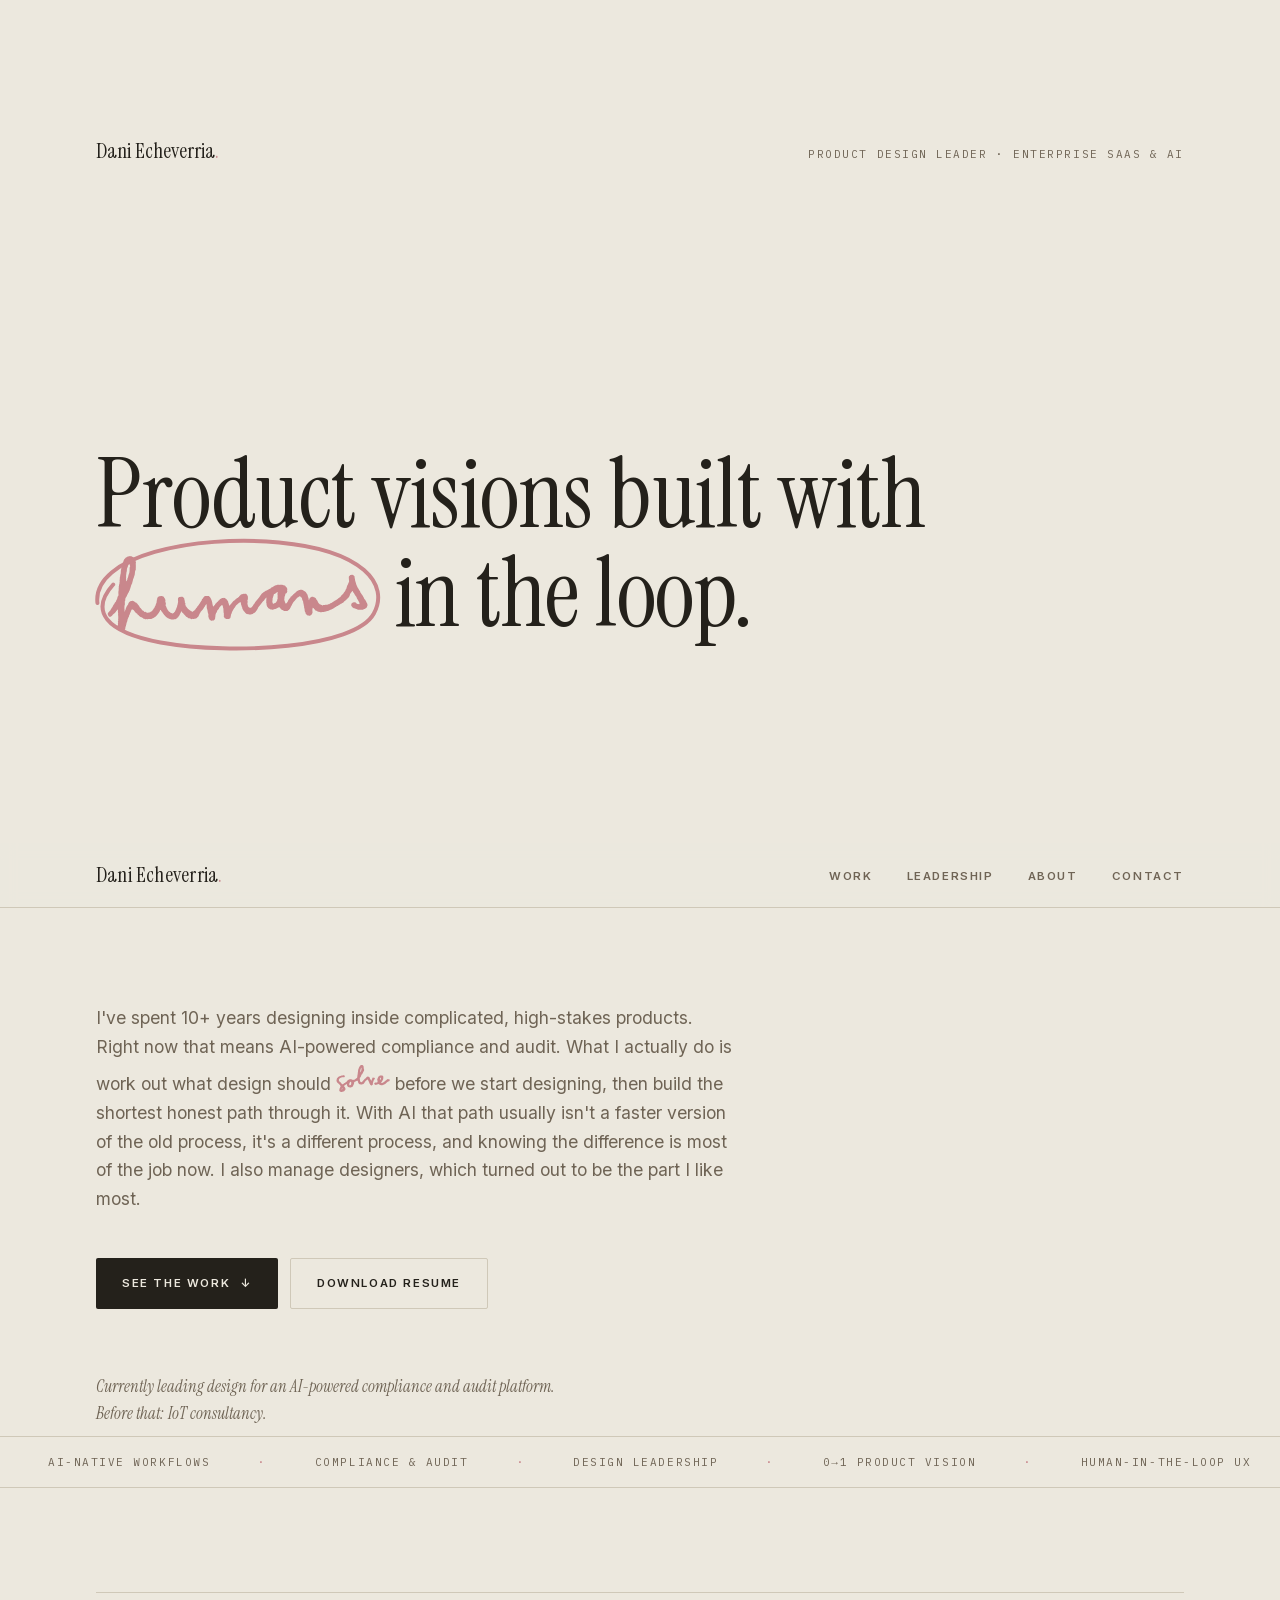
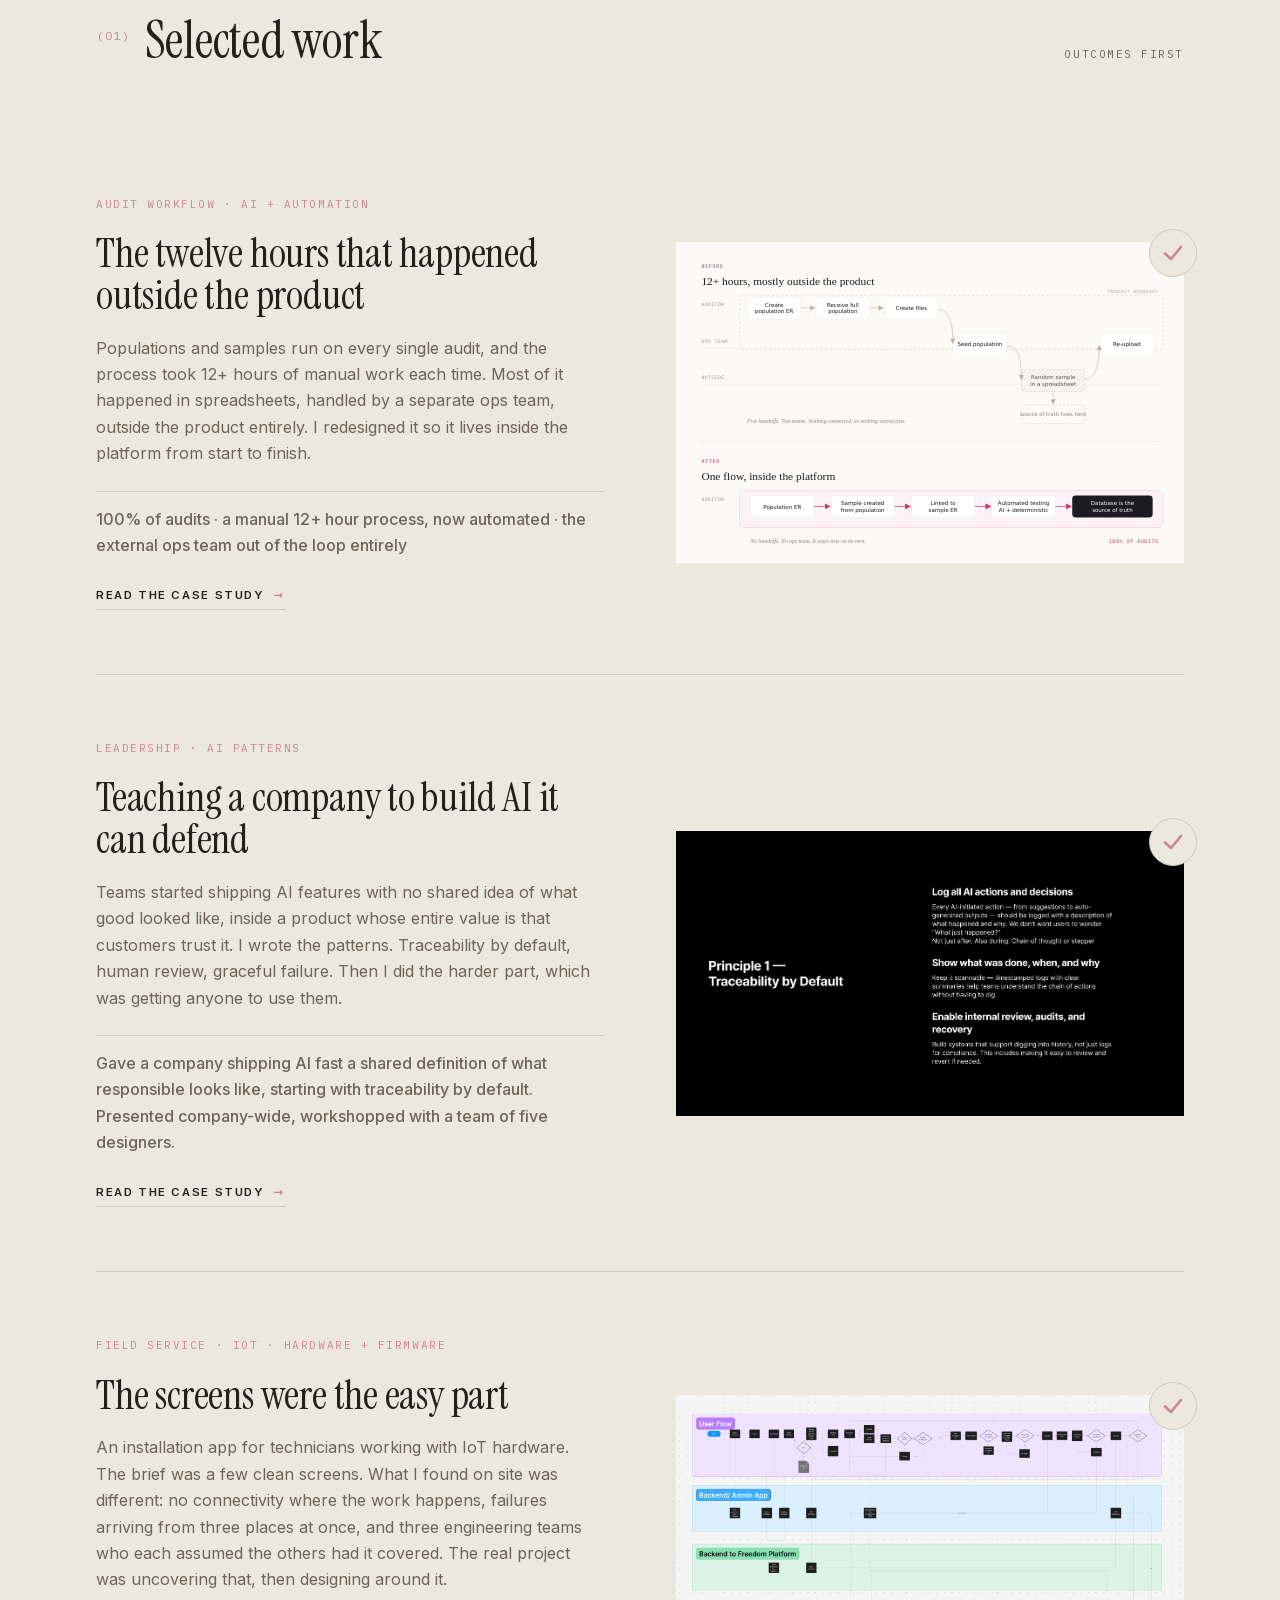
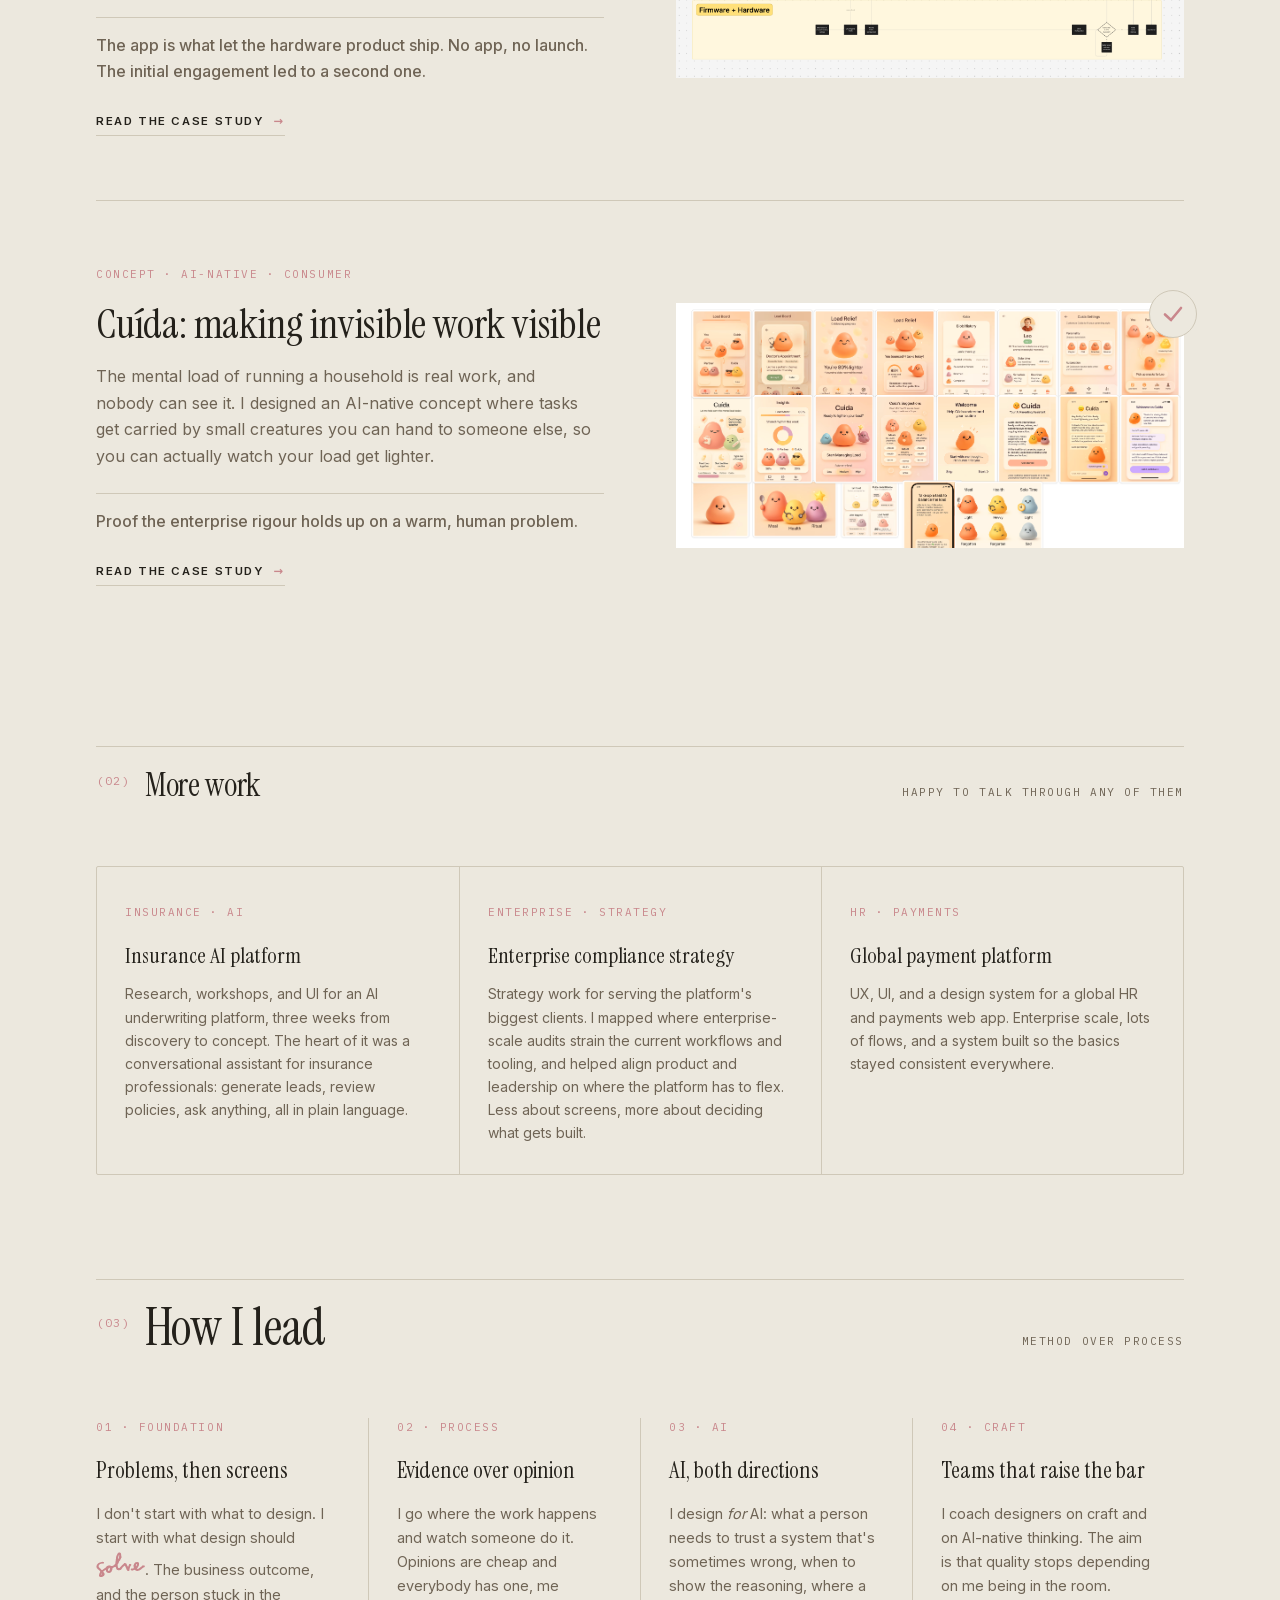
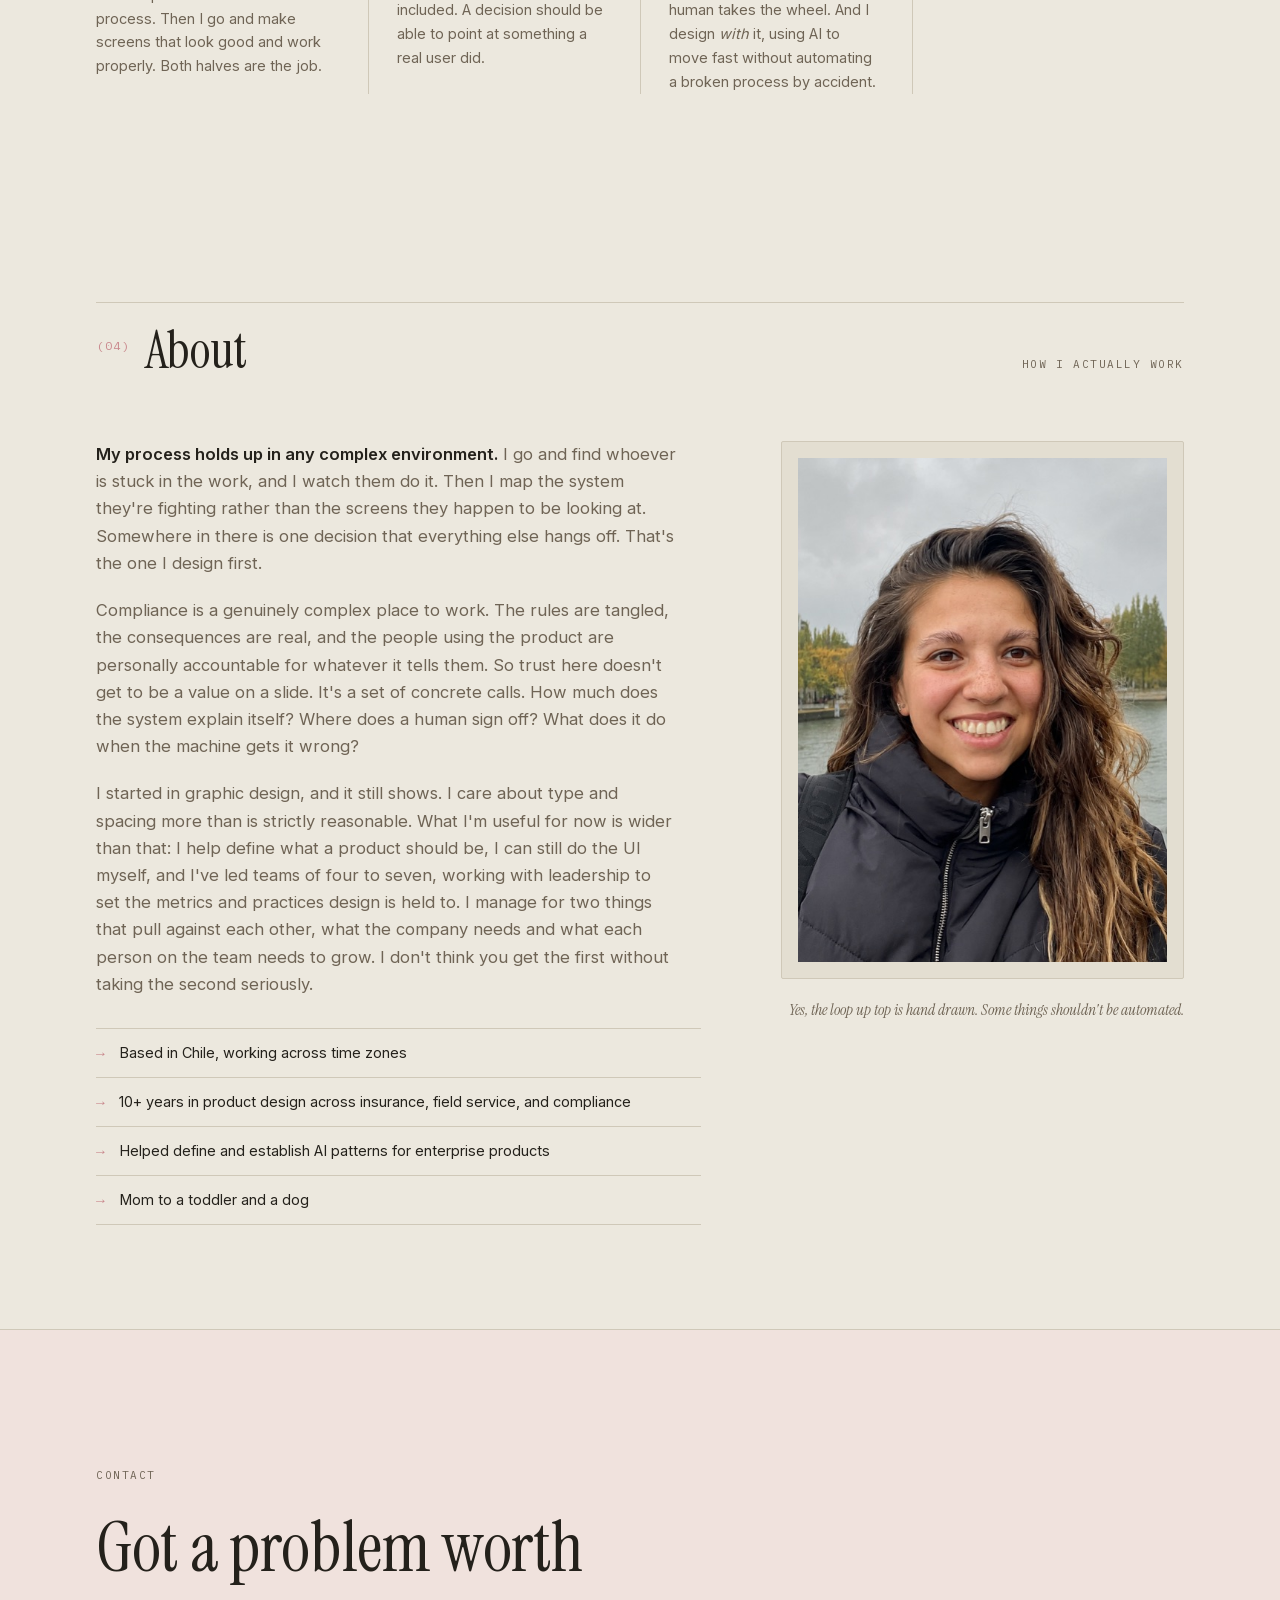
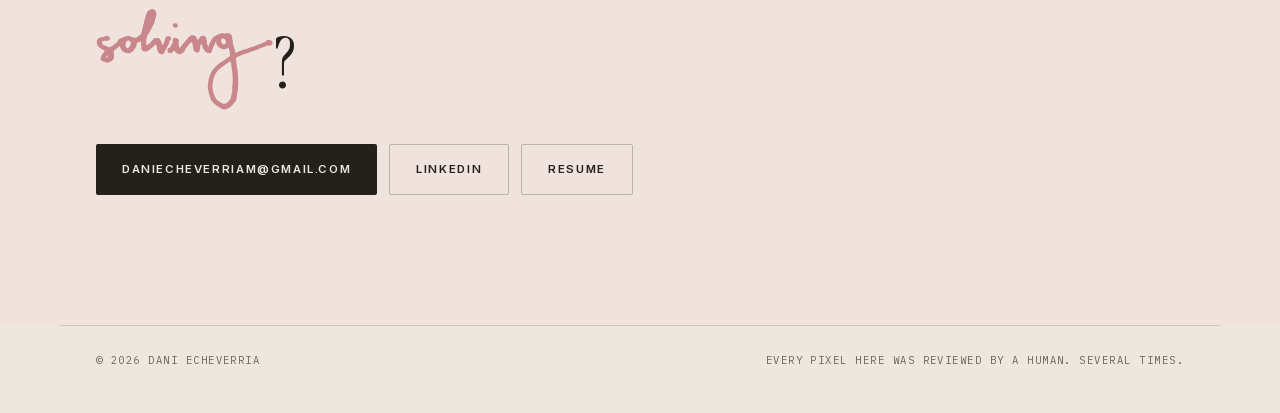
<file: index.html>
<!DOCTYPE html>
<html lang="en">
<head>
<meta charset="UTF-8">
<meta name="viewport" content="width=device-width, initial-scale=1.0">
<title>Dani Echeverria · Product Design Leader</title>
<meta name="description" content="Product design leader with 10+ years in complex, high-stakes products. Currently AI-powered compliance and audit. Product visions built with humans in the loop.">
<link rel="canonical" href="https://daniecheverria.com/">
<link rel="icon" href="assets/favicon.svg" type="image/svg+xml">
<link rel="icon" href="assets/favicon-32.png" type="image/png" sizes="32x32">
<link rel="apple-touch-icon" href="assets/apple-touch-icon.png">
<meta name="theme-color" content="#ECE8DE">
<meta property="og:type" content="website">
<meta property="og:title" content="Dani Echeverria · Product Design Leader">
<meta property="og:description" content="Product design leader with 10+ years in complex, high-stakes products. Currently AI-powered compliance and audit. Product visions built with humans in the loop.">
<meta property="og:url" content="https://daniecheverria.com/">
<meta property="og:image" content="https://daniecheverria.com/assets/og-image.png">
<meta name="twitter:card" content="summary_large_image">
<meta name="twitter:title" content="Dani Echeverria · Product Design Leader">
<meta name="twitter:description" content="Product design leader with 10+ years in complex, high-stakes products. Currently AI-powered compliance and audit. Product visions built with humans in the loop.">
<meta name="twitter:image" content="https://daniecheverria.com/assets/og-image.png">
<link rel="stylesheet" href="assets/css/fonts.css">
<link rel="stylesheet" href="assets/css/style.css">
</head>
<body>
<a class="skip" href="#work">Skip to work</a>
<main>
  <section class="cover" id="top">
  <div class="wrap cover-in">
    <div class="cover-top">
      <span class="cover-name">Dani Echeverria<span class="dot">.</span></span>
      <span class="mono">Product design leader &middot; Enterprise SaaS &amp; AI</span>
    </div>
    <h1>Product visions built with
        <span class="loop-word"><span class="ink-wrap"><span class="sr-only">humans</span><svg class="ink ink-humans" aria-hidden="true" xmlns="http://www.w3.org/2000/svg" viewBox="0 0 6055 1782"><g transform="translate(0.000000,1782.000000) scale(0.100000,-0.100000)" fill="currentColor" stroke="none"><path d="M5644 17511 c-17 -4 -59 -22 -94 -39 -69 -35 -86 -38 -125 -20 -21 9
-35 8 -75 -6 -38 -14 -64 -16 -109 -11 -63 7 -93 -3 -157 -51 -17 -13 -40 -24
-51 -24 -10 0 -29 -14 -42 -31 -12 -16 -34 -35 -49 -41 -15 -7 -38 -22 -52
-33 -31 -27 -101 -55 -138 -55 -22 0 -50 -21 -128 -96 -54 -53 -130 -123 -169
-156 -151 -129 -206 -213 -190 -287 5 -25 1 -37 -19 -62 -14 -17 -26 -35 -26
-41 0 -6 -11 -25 -24 -43 -13 -17 -29 -51 -36 -76 -6 -24 -23 -79 -36 -121
-13 -43 -24 -89 -24 -104 0 -16 -16 -45 -42 -77 -57 -68 -68 -91 -68 -146 0
-25 -11 -77 -24 -116 -13 -38 -31 -106 -41 -150 -9 -44 -25 -111 -35 -150 -10
-38 -26 -108 -35 -155 -11 -53 -26 -97 -40 -116 -37 -49 -95 -205 -95 -256 0
-34 -9 -60 -39 -109 -21 -35 -41 -84 -45 -109 -5 -39 -35 -180 -66 -318 -6
-23 -10 -66 -10 -95 -1 -57 -19 -136 -36 -158 -20 -24 -26 -79 -30 -244 -4
-196 -17 -360 -33 -398 -6 -16 -11 -67 -11 -115 0 -82 -1 -87 -30 -117 -32
-33 -50 -111 -54 -236 0 -31 -8 -66 -17 -80 -27 -41 -33 -90 -39 -293 -1 -32
-15 -69 -62 -162 -31 -59 -31 -62 -19 -120 20 -101 1 -327 -33 -379 -18 -28
-26 -384 -9 -425 6 -14 14 -48 18 -77 7 -52 6 -52 -35 -92 -42 -40 -42 -40
-35 -103 16 -130 9 -248 -18 -277 -53 -59 -61 -81 -61 -183 -1 -87 -3 -99 -25
-122 -21 -22 -23 -32 -18 -78 4 -43 1 -58 -14 -76 -10 -13 -21 -40 -25 -60 -4
-20 -10 -42 -15 -47 -4 -6 -4 -96 1 -200 8 -190 8 -190 -21 -274 -34 -99 -36
-133 -10 -221 39 -140 31 -210 -32 -278 -19 -21 -22 -35 -23 -120 0 -54 -6
-126 -12 -162 -22 -124 -17 -481 10 -703 11 -92 10 -98 -9 -120 -11 -12 -26
-37 -33 -55 -7 -18 -22 -38 -34 -44 -93 -50 -139 -133 -111 -201 19 -47 21
-43 -20 -80 -25 -23 -37 -44 -42 -72 -3 -22 -12 -48 -20 -57 -29 -33 -41 -91
-36 -161 6 -63 4 -70 -19 -95 -37 -39 -88 -135 -88 -165 0 -14 -11 -38 -24
-54 -28 -33 -51 -78 -60 -116 -4 -16 -16 -31 -29 -36 -25 -10 -51 -84 -61
-173 -7 -60 -39 -106 -137 -196 -43 -41 -79 -80 -79 -87 0 -17 -63 -85 -79
-85 -6 0 -17 -16 -26 -36 -8 -20 -26 -49 -39 -64 -13 -16 -29 -51 -36 -79 -6
-27 -18 -55 -26 -62 -8 -6 -14 -18 -14 -27 0 -17 -64 -103 -109 -146 -17 -17
-31 -38 -31 -47 0 -10 -20 -39 -45 -65 -25 -25 -45 -55 -45 -66 0 -11 -11 -33
-25 -50 -14 -16 -25 -36 -25 -43 0 -8 -16 -30 -35 -49 -19 -20 -35 -43 -35
-52 0 -9 -9 -29 -21 -45 -15 -21 -19 -37 -14 -58 3 -17 2 -32 -5 -36 -5 -3
-17 -22 -25 -41 -8 -19 -28 -42 -46 -52 -71 -39 -109 -89 -109 -142 0 -10 -11
-32 -25 -48 -14 -17 -25 -38 -25 -47 0 -10 -24 -41 -53 -69 -29 -28 -61 -67
-71 -86 -9 -19 -33 -60 -51 -90 -49 -78 -75 -132 -75 -155 0 -11 -14 -33 -31
-48 -22 -19 -29 -32 -24 -47 5 -15 0 -22 -20 -30 -35 -13 -142 -96 -155 -120
-5 -10 -20 -20 -32 -22 -16 -2 -24 -11 -26 -28 -2 -14 -10 -32 -18 -41 -8 -9
-18 -33 -21 -53 -8 -49 -96 -129 -151 -136 -31 -4 -37 -9 -40 -32 -2 -18 -21
-43 -53 -72 -38 -34 -49 -51 -49 -74 0 -16 -7 -35 -15 -42 -8 -7 -15 -27 -15
-44 -1 -17 -7 -42 -15 -56 -18 -32 -19 -107 -1 -142 8 -14 19 -43 26 -65 7
-21 24 -55 38 -76 19 -29 26 -53 28 -98 5 -109 49 -179 174 -278 86 -69 120
-81 232 -81 96 0 96 0 139 41 23 22 69 53 103 68 104 49 208 129 289 226 127
150 395 410 452 437 101 48 245 181 288 264 9 18 43 56 75 85 41 38 73 80 107
143 33 60 58 94 80 107 41 24 112 112 120 149 3 16 17 36 31 44 13 9 24 25 24
35 0 11 15 29 36 42 43 26 81 18 101 -21 14 -28 17 -172 4 -235 -13 -71 19
-507 40 -547 15 -27 13 -150 -2 -195 -16 -50 -15 -149 4 -343 10 -96 16 -179
13 -185 -2 -6 1 -36 6 -66 7 -37 6 -82 -2 -144 -8 -69 -8 -102 1 -140 21 -86
17 -134 -15 -195 -29 -55 -29 -55 -22 -227 3 -94 11 -184 16 -199 7 -19 7 -30
-1 -40 -9 -11 -8 -22 1 -45 13 -29 12 -32 -18 -55 -63 -50 -81 -149 -39 -215
25 -38 33 -159 13 -197 -9 -17 -16 -42 -16 -55 0 -14 -7 -41 -15 -60 -21 -51
-19 -137 5 -197 32 -81 28 -104 -30 -157 -39 -36 -54 -59 -66 -99 -8 -30 -20
-56 -25 -59 -27 -17 -3 -104 47 -171 13 -17 24 -44 24 -61 0 -16 5 -44 11 -62
8 -23 8 -62 0 -147 -11 -111 -11 -119 10 -163 47 -102 56 -119 110 -201 31
-47 66 -101 78 -121 20 -35 96 -79 135 -79 8 0 55 -34 103 -77 136 -118 160
-126 383 -131 147 -3 197 -8 242 -23 116 -39 243 -16 298 52 18 23 73 71 124
109 108 81 141 114 191 197 37 62 37 62 40 205 3 114 8 155 25 203 11 33 27
89 36 125 8 36 33 98 54 138 33 61 42 89 50 164 6 50 19 106 30 128 11 21 28
71 39 111 11 41 27 92 37 114 13 31 15 58 11 119 -6 96 9 156 56 211 36 43 52
79 62 139 3 21 17 61 30 90 45 99 63 152 74 221 50 314 54 327 104 391 32 41
56 88 76 145 26 75 49 130 123 289 11 25 34 66 49 91 16 25 36 77 45 115 8 38
22 98 29 132 9 38 32 93 59 136 24 40 47 83 51 96 4 13 20 44 35 69 15 26 29
67 32 91 12 101 68 248 130 343 46 68 65 108 74 154 8 37 28 84 48 115 19 29
54 102 76 161 52 135 88 183 155 208 68 26 122 24 178 -5 25 -14 67 -28 93
-32 57 -8 111 -53 163 -136 20 -31 53 -70 74 -87 51 -40 82 -87 101 -155 14
-47 24 -61 58 -84 63 -42 95 -78 102 -117 5 -24 18 -44 43 -62 19 -16 68 -57
107 -92 39 -35 85 -72 103 -83 18 -11 35 -29 39 -40 3 -11 22 -26 41 -35 88
-36 172 -121 173 -174 0 -17 70 -128 91 -146 8 -6 47 -21 87 -33 83 -25 105
-47 128 -126 8 -29 22 -58 30 -65 8 -7 21 -24 29 -38 11 -22 25 -28 81 -39 59
-11 74 -19 107 -53 92 -96 175 -147 277 -174 35 -9 75 -25 89 -36 99 -75 130
-93 183 -105 85 -20 112 -37 158 -98 54 -75 183 -149 240 -140 33 5 50 0 122
-41 114 -64 213 -84 336 -66 53 7 107 8 172 1 243 -25 292 -24 560 10 41 6
154 15 250 20 226 14 289 23 353 53 28 14 81 31 117 37 89 16 435 200 526 279
41 36 96 75 186 132 25 16 58 45 73 64 14 19 49 50 78 68 100 64 243 222 296
326 12 22 33 48 47 58 82 57 128 113 185 224 12 24 48 74 80 111 32 38 70 91
84 118 16 31 41 61 68 79 67 47 74 56 82 102 4 24 25 79 46 122 31 61 39 89
39 131 0 50 3 56 40 90 89 81 184 24 231 -138 33 -114 37 -120 116 -203 42
-43 88 -96 103 -118 14 -22 48 -61 74 -88 59 -58 96 -126 107 -192 9 -54 52
-105 89 -105 29 0 88 -57 96 -93 6 -29 55 -144 88 -207 8 -14 32 -34 54 -45
40 -20 172 -155 172 -176 0 -6 33 -46 73 -89 39 -43 96 -106 125 -139 37 -42
73 -70 117 -92 35 -17 73 -42 86 -55 12 -13 27 -24 33 -24 6 0 27 -17 47 -38
82 -87 181 -143 303 -172 56 -13 100 -33 138 -65 14 -12 45 -25 68 -29 23 -3
63 -17 88 -30 148 -75 223 -97 332 -102 488 -18 474 -18 545 10 58 23 79 26
190 26 132 0 247 20 338 59 159 68 368 228 402 308 8 19 31 41 58 57 55 33 71
51 87 100 8 25 43 71 100 131 88 92 126 152 161 254 11 30 26 65 34 78 8 12
23 42 33 66 9 24 36 70 60 103 164 226 222 344 257 524 8 39 70 130 89 130 27
0 82 -87 113 -179 36 -107 53 -129 141 -179 35 -21 76 -45 90 -54 15 -10 36
-22 47 -27 36 -16 56 -47 64 -102 7 -45 15 -58 52 -90 24 -21 64 -56 89 -79
25 -22 62 -55 83 -72 23 -19 53 -60 74 -102 20 -39 54 -93 77 -120 83 -99 237
-252 277 -276 22 -14 73 -49 112 -78 40 -28 92 -59 117 -67 26 -9 71 -38 106
-69 33 -30 77 -61 99 -70 21 -9 60 -36 85 -60 63 -59 114 -75 173 -52 58 22
164 21 199 -2 15 -10 58 -49 96 -87 104 -107 181 -121 278 -55 67 46 91 47
171 4 25 -13 60 -24 77 -24 71 0 355 32 406 46 30 9 93 26 140 39 47 13 108
27 135 30 66 9 82 20 200 141 55 56 111 105 125 109 14 4 35 17 48 29 13 11
53 37 90 56 58 30 71 42 97 91 17 31 49 84 73 119 23 35 42 69 42 76 0 7 11
26 25 42 32 38 61 104 75 168 6 27 22 67 35 89 42 70 102 189 115 229 7 22 29
58 50 80 43 48 110 144 110 159 0 5 18 47 39 91 39 81 96 147 139 160 22 7
143 144 255 287 36 48 114 135 172 194 103 105 151 173 179 251 24 66 77 145
191 283 109 131 118 148 145 259 8 32 26 58 69 100 57 56 151 188 151 211 0
15 67 44 81 36 28 -18 40 -66 29 -118 -20 -90 -2 -232 38 -297 28 -44 27 -56
-1 -83 -33 -30 -38 -58 -27 -146 5 -42 16 -141 24 -221 14 -129 19 -152 51
-217 20 -40 40 -92 44 -116 5 -23 19 -80 31 -126 13 -47 20 -98 17 -116 -4
-23 2 -49 20 -86 20 -44 24 -64 19 -109 -8 -86 10 -256 33 -304 41 -85 71
-180 71 -223 0 -28 11 -67 29 -107 38 -79 48 -265 19 -326 -54 -114 -40 -259
34 -359 15 -19 18 -44 18 -135 1 -140 14 -177 80 -234 27 -24 50 -49 50 -56 0
-7 9 -21 20 -31 14 -13 20 -31 20 -62 0 -56 20 -95 63 -122 18 -11 54 -47 79
-80 44 -56 128 -111 170 -111 8 0 51 -13 96 -30 100 -36 107 -37 184 -4 53 22
75 26 147 24 225 -6 211 -10 303 81 46 45 114 107 153 138 102 82 128 136 120
254 -5 77 -3 96 19 156 15 42 27 103 31 157 4 49 13 114 21 145 7 30 17 120
20 200 7 147 9 157 82 364 6 17 26 77 44 135 31 100 36 108 101 175 76 77 92
102 103 160 3 22 18 62 33 89 61 114 69 133 76 166 13 69 54 138 98 167 30 20
50 45 72 90 28 58 91 122 121 123 18 0 52 43 70 90 10 25 29 63 44 85 49 74
97 151 119 191 20 36 42 68 131 188 20 27 69 71 115 102 54 36 90 69 109 101
24 36 42 52 92 74 34 16 65 33 68 38 9 14 93 51 116 51 11 0 24 -8 27 -17 4
-10 15 -29 25 -42 10 -13 18 -39 18 -58 0 -36 38 -121 64 -142 27 -22 45 -103
49 -226 5 -117 15 -164 41 -195 44 -53 62 -271 57 -705 -2 -203 15 -418 39
-465 33 -67 43 -148 31 -246 -24 -184 -24 -191 -6 -263 19 -70 19 -70 -8 -138
-35 -89 -34 -119 8 -209 19 -41 35 -78 35 -82 0 -5 16 -24 36 -43 40 -38 74
-97 74 -129 0 -56 40 -93 114 -105 45 -8 70 -22 148 -86 32 -26 72 -52 90 -57
18 -5 53 -16 78 -23 56 -17 224 -18 460 -2 174 13 174 13 228 50 32 22 60 50
68 68 17 41 29 51 84 65 61 16 77 33 85 88 4 26 21 85 37 132 26 71 31 101 32
181 1 79 4 101 19 117 30 33 46 92 47 172 1 136 35 228 132 357 31 41 41 65
49 120 7 46 23 91 50 140 21 40 52 112 68 160 15 48 40 106 55 127 14 21 26
44 26 51 0 37 115 235 284 491 11 16 53 79 93 141 43 65 107 146 156 195 92
92 127 145 151 228 12 43 27 67 71 110 31 30 63 68 72 84 22 41 90 112 132
138 20 11 86 69 147 127 216 205 246 230 329 280 28 16 88 62 135 102 94 80
139 104 217 114 51 7 54 6 102 -34 61 -51 69 -80 81 -271 12 -190 22 -255 43
-278 16 -18 49 -101 67 -170 4 -19 15 -41 23 -50 18 -21 34 -93 42 -192 7 -79
34 -147 80 -202 23 -27 25 -38 25 -121 0 -77 4 -101 25 -145 14 -30 25 -66 25
-80 0 -43 83 -202 139 -265 28 -32 51 -64 51 -70 0 -7 25 -46 56 -87 31 -41
71 -98 90 -127 18 -29 51 -63 73 -77 45 -29 73 -66 90 -118 21 -64 110 -179
230 -297 136 -133 162 -147 302 -161 195 -20 337 -53 399 -94 53 -35 91 -44
249 -61 163 -18 181 -16 272 32 43 22 91 38 135 44 196 27 274 50 350 101 39
27 83 66 98 88 20 31 38 43 88 61 37 14 86 43 122 74 33 27 91 66 130 85 69
34 147 111 211 208 11 17 43 58 70 91 94 113 133 166 167 226 19 33 46 78 61
100 14 22 33 60 42 85 10 28 40 69 84 115 71 73 76 83 101 205 8 40 24 73 64
125 29 38 71 108 93 155 32 68 49 91 83 115 23 16 67 62 96 102 30 40 104 122
164 182 61 60 110 114 110 120 0 7 28 43 63 80 87 96 130 149 165 205 17 26
44 58 61 70 35 26 58 55 85 108 27 54 154 193 248 273 46 39 91 87 101 107 17
34 41 58 116 116 20 15 36 40 46 74 17 58 117 187 249 322 44 45 95 99 111
119 40 46 78 56 113 30 49 -36 49 -45 4 -135 -43 -87 -52 -135 -34 -200 11
-42 1 -156 -18 -203 -8 -21 -11 -98 -9 -255 2 -201 0 -230 -17 -272 -19 -47
-19 -47 14 -81 42 -44 54 -119 50 -327 -2 -134 6 -217 33 -320 5 -20 25 -55
45 -79 39 -45 56 -99 58 -183 1 -53 7 -61 72 -97 54 -30 146 -150 164 -214 12
-41 69 -86 139 -108 20 -6 50 -24 66 -39 17 -15 82 -61 145 -103 110 -72 120
-76 210 -92 52 -9 125 -27 163 -40 75 -27 235 -50 275 -40 15 4 64 11 110 15
59 6 96 16 130 35 36 20 73 30 160 40 91 10 120 18 150 38 20 14 74 35 119 46
140 36 352 125 553 232 79 43 147 72 185 79 33 7 73 21 88 32 82 58 166 17
223 -109 56 -122 155 -262 215 -303 29 -19 61 -45 73 -58 91 -98 125 -122 173
-122 61 0 165 -46 203 -89 49 -56 137 -119 184 -132 21 -6 64 -25 95 -42 47
-27 65 -31 121 -31 96 1 381 21 412 29 15 4 66 2 112 -4 98 -13 124 -5 163 47
19 26 74 65 340 239 110 72 223 205 223 261 0 32 16 67 48 103 16 19 39 60 51
92 12 33 32 73 45 90 13 18 38 65 55 106 17 41 47 91 66 112 19 21 50 70 70
109 19 39 53 99 74 134 22 35 67 133 101 217 61 153 153 314 245 431 22 28 54
70 70 93 53 74 185 214 278 292 70 60 95 88 113 128 16 38 37 63 74 90 33 24
60 55 76 87 14 27 35 53 47 58 29 11 158 144 186 193 40 66 210 212 272 232
64 22 214 130 248 180 32 47 72 47 155 1 38 -20 81 -36 115 -39 65 -8 90 -23
128 -78 20 -31 40 -46 71 -57 25 -8 50 -25 59 -40 9 -15 40 -52 68 -82 53 -57
64 -79 85 -170 7 -29 23 -78 36 -107 27 -61 30 -100 10 -128 -26 -38 -30 -85
-8 -108 11 -12 26 -34 33 -49 20 -38 93 -147 125 -187 44 -53 65 -152 74 -351
7 -167 9 -178 39 -242 19 -42 31 -84 31 -110 0 -24 7 -68 15 -98 8 -30 17 -91
20 -135 7 -88 38 -245 62 -314 12 -33 14 -67 10 -140 -8 -144 14 -278 60 -376
27 -57 38 -95 39 -130 3 -120 23 -362 32 -385 5 -14 13 -52 17 -85 8 -71 12
-78 84 -174 47 -63 56 -82 62 -130 3 -31 12 -90 19 -131 6 -41 14 -89 16 -107
3 -18 23 -55 44 -82 22 -28 40 -55 40 -60 0 -11 67 -71 80 -71 18 0 170 -152
170 -170 0 -41 32 -60 117 -70 48 -5 113 -21 155 -38 55 -22 104 -32 200 -41
166 -17 215 -7 287 54 29 25 58 45 65 45 23 0 121 59 161 98 55 53 111 133
129 187 9 24 40 86 69 137 29 51 59 108 67 126 28 69 11 553 -22 630 -26 64
-23 97 16 151 41 57 50 90 36 141 -7 28 -7 51 1 82 6 24 14 70 18 103 6 60 6
60 41 57 19 -1 50 -12 68 -22 18 -11 41 -20 51 -20 26 0 58 -40 65 -83 8 -41
182 -229 251 -271 52 -32 86 -69 141 -153 69 -107 87 -118 189 -119 46 0 90
-6 105 -14 49 -26 90 -65 90 -86 0 -28 43 -66 123 -108 62 -33 76 -36 148 -36
88 0 218 -35 343 -93 68 -32 68 -32 377 -29 288 2 311 4 356 23 35 16 82 24
178 30 213 14 290 31 397 90 10 5 53 9 95 9 69 0 86 4 148 35 80 39 199 68
295 70 58 1 75 7 155 51 142 77 216 111 270 124 28 6 78 22 111 35 34 14 93
32 130 41 65 15 88 24 209 87 28 14 109 46 180 72 135 47 225 90 334 159 193
122 220 142 253 191 27 38 44 52 75 61 22 7 67 30 99 52 32 22 93 57 134 77
41 21 98 52 125 70 28 18 61 36 75 40 14 4 45 19 70 33 25 15 98 52 162 84 65
31 137 70 160 86 24 16 68 37 98 47 61 19 139 64 185 105 40 36 139 98 193
121 24 11 55 28 69 38 13 11 38 23 56 27 18 3 61 28 96 54 95 72 257 164 340
196 81 31 156 95 208 177 33 52 93 117 108 117 22 0 137 84 159 117 36 52 112
114 168 135 59 22 280 233 333 318 50 79 93 126 141 150 49 25 49 26 164 175
41 53 99 123 128 154 28 32 52 60 52 64 0 3 13 27 29 54 16 26 34 72 40 101 6
29 29 88 51 131 22 43 45 104 51 137 6 32 24 82 40 110 16 28 29 59 29 68 0
26 29 76 44 76 20 0 39 28 71 100 21 48 42 78 84 115 101 89 141 139 183 225
62 130 94 151 137 91 11 -15 34 -34 51 -41 38 -16 60 -56 60 -109 0 -22 4 -50
9 -63 16 -42 131 -186 182 -229 36 -31 54 -56 69 -98 12 -31 32 -74 44 -96 13
-22 29 -58 36 -80 16 -50 42 -95 86 -153 19 -25 34 -49 34 -53 0 -8 46 -80 96
-149 14 -19 61 -73 105 -119 43 -46 79 -88 79 -94 0 -5 13 -39 30 -74 16 -34
30 -67 30 -71 0 -29 78 -234 101 -267 41 -58 89 -152 105 -204 14 -48 33 -79
98 -156 28 -33 46 -68 62 -125 16 -56 39 -103 78 -160 35 -50 63 -105 76 -149
13 -45 37 -91 71 -137 78 -105 81 -115 77 -209 -3 -77 -6 -85 -43 -141 -41
-59 -41 -59 -115 -65 -68 -5 -82 -2 -140 23 -38 17 -113 37 -180 49 -78 13
-123 26 -140 39 -14 11 -38 27 -55 35 -74 36 -110 71 -141 136 -28 58 -39 70
-105 113 -74 47 -74 47 -144 43 -53 -4 -81 0 -118 14 -26 11 -61 19 -78 19
-32 0 -154 -44 -179 -65 -8 -7 -43 -17 -78 -23 -36 -6 -90 -26 -127 -47 -35
-19 -71 -35 -78 -35 -25 0 -106 -80 -141 -139 -42 -73 -59 -166 -59 -321 0
-204 16 -240 155 -351 33 -27 58 -84 58 -135 0 -60 75 -118 167 -131 41 -5 57
-15 108 -64 62 -59 106 -78 215 -94 130 -19 494 -163 585 -231 17 -12 61 -31
98 -43 37 -11 88 -33 114 -48 58 -33 169 -42 658 -49 283 -3 348 -2 391 11 29
8 87 18 129 22 57 4 85 12 108 29 54 39 109 67 177 89 36 12 92 35 125 52 33
16 93 43 133 59 100 40 230 138 287 216 45 61 126 220 167 323 10 28 28 69 38
92 11 24 20 50 20 59 0 8 10 38 21 65 22 50 22 50 -7 106 -25 50 -28 66 -26
141 2 91 -8 121 -60 180 -34 40 -89 146 -113 222 -10 30 -37 95 -62 145 -24
49 -51 119 -60 155 -15 61 -27 82 -140 249 -13 19 -23 40 -23 48 0 37 -36 87
-84 118 -66 42 -101 80 -122 130 -9 22 -37 71 -62 109 -35 53 -46 80 -50 120
-7 86 -97 258 -213 411 -14 19 -36 62 -49 97 -12 35 -44 92 -70 128 -26 36
-55 81 -64 101 -9 19 -36 52 -61 72 -54 46 -128 148 -145 202 -18 55 -44 92
-103 146 -47 43 -52 51 -58 105 -18 150 -63 259 -147 354 -21 25 -59 78 -83
118 -24 40 -57 94 -72 120 -16 26 -37 56 -48 67 -10 12 -28 50 -39 85 -13 41
-33 78 -54 100 -51 53 -140 197 -197 320 -68 146 -99 219 -99 232 0 8 -12 37
-26 64 -63 120 -75 149 -91 227 -11 58 -26 96 -50 130 -18 27 -38 68 -44 90
-7 23 -18 62 -26 87 -8 25 -19 88 -24 140 -8 77 -15 104 -38 141 -17 28 -32
69 -36 100 -3 30 -24 109 -46 176 -21 67 -39 132 -39 144 0 13 -11 59 -24 103
-17 59 -24 107 -24 178 -1 96 -29 234 -67 321 -24 59 -35 226 -18 305 14 71
14 71 -13 119 -15 26 -50 71 -78 99 -28 28 -82 85 -119 127 -121 135 -247 177
-445 147 -48 -7 -99 -19 -115 -27 -15 -7 -57 -18 -95 -23 -117 -17 -146 -26
-207 -69 -33 -23 -77 -53 -97 -66 -21 -14 -49 -46 -63 -73 -14 -26 -43 -68
-66 -94 -41 -47 -41 -47 -45 -184 -2 -75 3 -223 11 -328 8 -105 15 -232 15
-282 0 -52 6 -112 15 -140 8 -27 15 -65 15 -84 0 -70 -37 -236 -64 -289 -16
-30 -34 -71 -41 -90 -54 -145 -58 -154 -141 -279 -18 -27 -42 -89 -58 -147
-15 -55 -32 -110 -37 -123 -5 -13 -9 -31 -9 -41 0 -16 -33 -55 -97 -113 -29
-26 -37 -46 -78 -205 -7 -28 -22 -69 -33 -90 -35 -66 -54 -145 -61 -244 -7
-93 -9 -99 -47 -150 -52 -72 -94 -136 -94 -148 0 -5 -7 -14 -16 -22 -23 -19
-70 -118 -77 -162 -3 -22 -11 -44 -16 -51 -6 -7 -41 -74 -79 -148 -61 -120
-78 -145 -144 -210 -42 -40 -85 -92 -97 -115 -11 -23 -30 -47 -42 -53 -11 -7
-27 -28 -35 -48 -9 -20 -26 -46 -40 -58 -15 -13 -27 -36 -32 -64 -7 -41 -12
-47 -68 -80 -64 -37 -159 -117 -256 -215 -140 -142 -158 -161 -158 -172 0 -5
-13 -27 -30 -48 -17 -21 -30 -47 -30 -59 0 -28 -55 -93 -168 -202 -97 -92
-122 -110 -232 -167 -85 -44 -142 -80 -159 -101 -8 -10 -27 -24 -43 -32 -16
-8 -33 -26 -38 -39 -10 -27 -69 -67 -205 -142 -57 -31 -115 -74 -164 -121 -42
-41 -92 -82 -111 -92 -19 -10 -44 -28 -55 -40 -27 -31 -92 -60 -136 -60 -39 0
-152 -61 -204 -111 -17 -16 -46 -34 -65 -40 -54 -19 -140 -70 -140 -83 0 -17
-48 -59 -95 -82 -22 -10 -51 -26 -65 -35 -14 -8 -47 -23 -73 -33 -27 -10 -76
-42 -110 -71 -34 -29 -86 -64 -116 -79 -29 -15 -70 -40 -91 -55 -20 -15 -64
-35 -96 -45 -67 -21 -189 -80 -219 -106 -11 -10 -42 -25 -70 -35 -27 -9 -69
-32 -92 -51 -40 -33 -48 -35 -152 -44 -92 -8 -118 -15 -158 -38 -45 -27 -80
-41 -178 -72 -77 -25 -111 -31 -245 -40 -165 -12 -292 -25 -345 -37 -22 -6
-89 -6 -150 -3 -145 10 -212 0 -270 -40 -79 -54 -104 -61 -166 -45 -37 10 -60
23 -74 41 -11 15 -27 35 -35 46 -8 10 -46 27 -84 38 -42 12 -81 30 -98 47 -22
21 -42 28 -93 34 -55 5 -73 13 -117 46 -29 22 -64 46 -78 53 -14 7 -41 29 -61
49 -19 20 -60 60 -91 89 -40 37 -58 62 -62 88 -4 19 -22 52 -40 72 -63 72 -86
109 -110 182 -24 71 -63 136 -113 191 -14 15 -27 46 -32 75 -10 69 -56 148
-122 215 -74 74 -112 131 -134 203 -32 107 -191 298 -262 318 -41 11 -73 34
-73 53 0 36 -76 80 -155 89 -76 9 -122 24 -162 53 -87 63 -471 53 -545 -14
-11 -10 -39 -29 -63 -43 -72 -42 -213 -161 -219 -185 -3 -12 -17 -30 -31 -39
-14 -9 -25 -22 -25 -30 0 -7 -19 -35 -42 -61 -48 -54 -71 -124 -58 -178 12
-57 -3 -167 -26 -184 -38 -28 -58 -13 -65 47 -3 30 -13 72 -23 93 -9 21 -16
58 -15 85 1 26 -4 70 -11 97 -7 28 -12 70 -11 95 4 143 2 154 -28 180 -30 25
-31 30 -82 219 -11 41 -29 92 -40 114 -13 25 -24 76 -31 136 -20 203 -6 171
-144 317 -37 39 -43 52 -52 117 -16 102 -34 140 -105 212 -34 34 -82 96 -107
136 -55 90 -156 194 -196 203 -16 4 -58 29 -93 56 -35 27 -79 52 -97 56 -32 6
-101 71 -148 138 -30 44 -74 66 -136 66 -30 0 -71 5 -90 10 -235 61 -242 62
-329 57 -133 -9 -279 -24 -356 -37 -176 -29 -212 -40 -266 -81 -19 -14 -62
-36 -96 -48 -34 -13 -76 -34 -94 -47 -23 -17 -46 -24 -77 -24 -35 0 -48 -5
-65 -27 -12 -14 -36 -41 -53 -58 -17 -17 -37 -41 -43 -54 -7 -12 -31 -30 -54
-40 -23 -10 -48 -26 -56 -35 -7 -9 -21 -16 -30 -16 -25 0 -72 -53 -101 -113
-19 -40 -32 -54 -58 -63 -18 -5 -64 -40 -102 -76 -38 -37 -84 -74 -102 -84
-18 -9 -46 -29 -63 -44 -16 -15 -55 -37 -85 -49 -60 -25 -120 -75 -120 -101 0
-9 -31 -44 -69 -78 -38 -34 -84 -84 -102 -112 -18 -28 -46 -59 -63 -70 -17
-11 -54 -35 -83 -53 -51 -33 -163 -141 -163 -158 0 -10 -45 -34 -81 -43 -32
-7 -82 -80 -98 -142 -6 -23 -18 -48 -27 -55 -8 -7 -24 -29 -34 -48 -10 -20
-55 -72 -99 -116 -45 -44 -81 -84 -81 -89 0 -5 -16 -26 -35 -47 -19 -22 -35
-45 -35 -52 0 -6 -38 -51 -85 -99 -58 -61 -87 -99 -94 -125 -6 -21 -34 -83
-62 -138 -28 -55 -59 -123 -68 -150 -10 -28 -34 -74 -54 -102 -20 -29 -43 -69
-52 -90 -9 -21 -43 -65 -76 -99 -33 -33 -63 -73 -68 -90 -4 -17 -15 -30 -27
-32 -10 -2 -33 -17 -49 -33 -35 -33 -110 -59 -172 -59 -75 0 -123 77 -123 201
0 26 -6 64 -14 85 -7 22 -16 61 -20 87 -5 31 -22 69 -50 110 -51 75 -76 139
-76 192 0 22 -9 72 -20 110 -31 105 -20 304 20 390 41 86 47 151 21 210 -30
68 -27 106 18 193 61 121 102 213 118 267 8 28 26 65 40 84 36 47 40 104 14
182 -27 78 -23 91 47 152 51 46 54 47 118 47 79 0 111 19 150 88 15 26 46 76
69 112 47 71 95 210 95 272 0 21 -11 61 -25 88 -30 59 -31 70 -6 135 28 74 42
258 25 332 -7 31 -16 88 -20 126 -6 57 -12 75 -41 110 -18 23 -50 64 -71 91
-20 27 -74 86 -119 130 -45 45 -90 99 -100 121 -57 125 -125 180 -283 230 -30
9 -87 32 -126 51 -51 25 -93 37 -152 44 -60 7 -95 17 -129 37 -43 25 -61 29
-168 35 -66 3 -148 12 -182 19 -52 11 -72 10 -137 -4 -87 -19 -234 -22 -286
-6 -66 20 -277 23 -378 5 -50 -9 -114 -16 -140 -16 -50 0 -132 -23 -167 -47
-11 -7 -31 -13 -45 -13 -51 0 -176 -32 -195 -50 -11 -11 -38 -26 -60 -36 -22
-9 -54 -27 -72 -40 -25 -19 -44 -24 -93 -24 -89 0 -164 -49 -226 -146 -26 -40
-42 -55 -69 -63 -19 -5 -56 -24 -82 -42 -54 -36 -171 -79 -216 -79 -20 0 -38
-10 -60 -35 -17 -19 -36 -35 -42 -35 -6 0 -24 -13 -40 -29 -15 -17 -37 -31
-48 -33 -11 -2 -35 -23 -52 -48 -41 -59 -111 -106 -167 -112 -46 -5 -58 -12
-270 -156 -75 -51 -141 -88 -185 -103 -37 -12 -81 -30 -98 -41 -16 -10 -56
-23 -89 -29 -32 -7 -70 -21 -85 -33 -46 -37 -90 -66 -99 -66 -5 0 -26 -13 -47
-30 -21 -16 -45 -30 -54 -30 -21 -1 -119 -34 -156 -54 -16 -9 -36 -16 -42 -16
-7 0 -30 -15 -51 -34 -21 -19 -50 -38 -66 -42 -15 -4 -42 -21 -60 -38 -35 -35
-89 -70 -125 -81 -14 -4 -42 -20 -64 -36 -22 -16 -46 -29 -53 -29 -7 0 -22
-13 -34 -29 -11 -17 -31 -33 -43 -37 -52 -15 -190 -119 -253 -189 -37 -41 -73
-75 -79 -75 -22 0 -64 -56 -85 -114 -17 -44 -41 -77 -99 -138 -42 -44 -78 -85
-80 -91 -2 -7 -16 -25 -31 -42 -16 -16 -33 -49 -39 -72 -8 -27 -22 -49 -41
-63 -17 -12 -30 -28 -30 -36 0 -9 -18 -31 -39 -51 -22 -19 -49 -57 -60 -84
-12 -27 -26 -49 -31 -49 -5 0 -22 -19 -36 -43 -31 -49 -88 -116 -274 -321
-176 -194 -193 -215 -218 -254 -27 -45 -110 -146 -204 -247 -43 -46 -78 -88
-78 -93 0 -5 -25 -35 -56 -67 -31 -32 -71 -90 -91 -129 -23 -45 -60 -95 -102
-138 -39 -40 -70 -81 -76 -102 -9 -32 -95 -142 -175 -226 -56 -58 -160 -207
-160 -229 0 -10 -11 -32 -24 -48 -13 -15 -34 -49 -47 -75 -13 -26 -53 -79 -89
-118 -36 -39 -79 -96 -96 -128 -23 -42 -41 -62 -70 -77 -22 -11 -52 -32 -66
-48 -15 -15 -38 -27 -51 -27 -31 0 -51 -22 -36 -37 16 -16 1 -35 -22 -28 -11
4 -26 2 -34 -5 -7 -6 -60 -13 -117 -16 -123 -7 -176 6 -196 48 -7 16 -18 28
-24 28 -25 0 -182 115 -197 144 -9 17 -27 42 -41 56 -75 75 -100 131 -110 243
-7 78 -17 126 -38 179 -37 90 -65 282 -50 336 6 20 8 76 7 126 -4 84 -3 91 17
101 68 34 78 85 36 176 -64 141 -66 354 -2 428 58 68 63 88 69 311 5 219 5
258 -2 390 -8 137 -21 192 -65 257 -21 32 -52 79 -68 104 -16 26 -65 95 -109
153 -44 58 -89 121 -100 138 -50 82 -283 105 -397 40 -71 -41 -129 -43 -178
-7 -44 33 -85 32 -163 -4 -35 -15 -80 -31 -100 -35 -20 -4 -58 -16 -84 -28
-34 -15 -72 -22 -133 -23 -124 -4 -240 -55 -240 -106 0 -10 -17 -31 -37 -46
-21 -15 -56 -46 -78 -68 -22 -22 -93 -85 -158 -139 -115 -97 -138 -123 -150
-177 -4 -14 -30 -47 -59 -73 -29 -25 -69 -62 -88 -80 -78 -77 -155 -126 -196
-126 -26 0 -64 -28 -142 -102 -18 -18 -48 -39 -67 -47 -18 -9 -84 -64 -146
-123 -61 -60 -116 -108 -120 -108 -5 0 -34 -20 -65 -45 -30 -25 -64 -45 -76
-45 -11 0 -40 -17 -63 -37 -99 -88 -137 -115 -191 -139 -42 -19 -75 -44 -123
-97 -36 -40 -84 -90 -106 -112 -56 -54 -105 -120 -135 -180 -17 -34 -76 -101
-181 -206 -99 -99 -163 -172 -177 -201 -12 -25 -40 -59 -62 -77 -25 -20 -40
-40 -40 -54 -1 -60 -127 -227 -172 -227 -25 0 -39 34 -32 78 5 35 1 44 -50
112 -56 75 -56 75 -55 166 2 103 -2 113 -85 236 -57 84 -67 134 -43 215 19 64
14 86 -32 132 -26 26 -42 56 -55 101 -29 96 -50 133 -105 181 -51 45 -101 132
-101 178 0 62 -99 169 -205 221 -33 17 -92 58 -132 93 -115 98 -267 163 -395
167 -4 0 -28 -18 -53 -40 -25 -22 -50 -40 -55 -40 -5 0 -15 -2 -23 -5 -8 -4
-33 10 -56 30 -51 42 -100 46 -170 15 -24 -11 -51 -20 -60 -20 -24 0 -61 -29
-71 -56 -5 -13 -29 -33 -52 -45 -24 -12 -54 -30 -67 -40 -13 -11 -38 -19 -55
-19 -17 -1 -42 -7 -56 -15 -14 -8 -37 -14 -52 -15 -15 0 -29 -4 -32 -9 -3 -5
-31 -26 -62 -46 -72 -48 -133 -109 -166 -165 -16 -28 -42 -54 -67 -68 -23 -13
-41 -27 -41 -32 0 -5 -23 -23 -50 -41 -30 -19 -63 -53 -82 -83 -35 -54 -175
-194 -245 -245 -23 -17 -47 -39 -52 -50 -7 -12 -24 -21 -44 -23 -25 -2 -32 -7
-30 -23 4 -28 -175 -210 -264 -269 -57 -38 -66 -50 -72 -99 -5 -33 -11 -42
-31 -47 -21 -5 -26 -13 -28 -45 -2 -23 -12 -48 -25 -61 -12 -12 -47 -50 -77
-85 -30 -35 -71 -80 -90 -100 -19 -20 -43 -49 -53 -65 -9 -16 -28 -44 -42 -63
-15 -20 -25 -47 -25 -68 0 -61 -71 -56 -102 7 -10 19 -38 59 -62 88 -35 41
-46 64 -51 100 -6 50 -8 60 -25 137 -6 28 -15 75 -22 105 -6 30 -20 86 -31
124 -16 54 -18 84 -13 144 8 101 -9 192 -52 275 -28 56 -35 82 -39 145 -2 51
-10 90 -23 115 -11 21 -36 104 -56 185 -33 136 -40 153 -92 232 -37 56 -63
107 -74 148 -9 35 -23 71 -32 81 -9 10 -16 22 -16 27 0 5 -13 25 -29 44 -15
19 -34 53 -41 75 -17 53 -48 115 -58 115 -10 0 -112 90 -162 142 -69 71 -136
108 -197 108 -30 0 -81 7 -112 15 -41 10 -129 15 -326 17 -270 3 -270 3 -325
-24 -30 -15 -76 -34 -102 -43 -56 -19 -158 -100 -158 -125 0 -34 -39 -70 -76
-70 -65 0 -124 -55 -124 -114 0 -15 -24 -76 -41 -106 -5 -8 -23 -41 -39 -73
-18 -33 -44 -66 -61 -76 -17 -10 -38 -29 -46 -41 -9 -12 -30 -28 -48 -36 -25
-10 -34 -21 -39 -48 -4 -20 -17 -48 -30 -63 -16 -19 -26 -47 -31 -90 -4 -35
-15 -73 -25 -85 -9 -13 -27 -43 -40 -68 -12 -25 -41 -66 -64 -92 -22 -25 -56
-68 -74 -95 -18 -26 -47 -68 -65 -92 -17 -24 -43 -63 -57 -87 -112 -196 -148
-254 -180 -289 -21 -22 -45 -56 -55 -75 -10 -19 -44 -63 -76 -97 -55 -57 -59
-65 -59 -108 0 -40 -5 -51 -32 -76 -89 -79 -148 -145 -199 -216 -18 -27 -37
-43 -50 -43 -28 0 -104 -64 -119 -100 -8 -19 -10 -49 -6 -80 5 -38 3 -52 -7
-56 -7 -2 -30 -26 -50 -53 -26 -34 -48 -51 -76 -60 -27 -8 -46 -22 -61 -46
-11 -19 -30 -37 -41 -40 -26 -9 -81 -97 -102 -166 -10 -31 -24 -62 -32 -69 -8
-7 -15 -18 -15 -24 0 -15 -102 -116 -117 -116 -6 0 -46 -40 -87 -89 -70 -82
-82 -91 -153 -121 -76 -32 -115 -60 -232 -167 -46 -43 -70 -56 -123 -70 -85
-22 -116 -10 -162 61 -42 65 -154 134 -281 172 -95 28 -125 51 -213 162 -18
23 -59 60 -90 81 -67 45 -355 328 -394 386 -15 22 -48 57 -72 78 -34 28 -47
47 -51 75 -13 76 -68 147 -169 215 -39 26 -54 55 -81 148 -13 46 -44 143 -70
214 -59 164 -64 234 -22 284 44 53 38 103 -21 177 -26 33 -60 87 -75 121 -27
61 -27 62 -15 157 11 85 10 104 -5 160 -9 35 -17 77 -17 94 0 39 -46 225 -70
282 -22 51 -40 151 -40 225 -1 82 -28 128 -94 158 -31 14 -56 31 -56 37 0 6
-12 16 -27 22 -16 6 -48 31 -73 54 -114 109 -141 117 -377 117 -181 0 -215 -2
-237 -16 -36 -24 -157 -39 -247 -32 -98 9 -129 -5 -153 -70 -15 -38 -26 -49
-64 -68 -95 -45 -111 -122 -114 -532 -1 -188 2 -239 15 -280 22 -65 22 -134 0
-164 -9 -13 -20 -56 -25 -95 -5 -39 -11 -91 -14 -116 -4 -25 -13 -52 -21 -62
-8 -9 -18 -52 -23 -100 -19 -179 -54 -313 -95 -358 -13 -14 -36 -114 -59 -251
-4 -20 -22 -68 -41 -106 -19 -39 -40 -95 -46 -124 -16 -83 -47 -159 -85 -214
-39 -57 -54 -102 -54 -161 0 -32 -6 -46 -29 -68 -17 -16 -42 -58 -57 -95 -14
-36 -34 -82 -44 -101 -10 -19 -20 -47 -23 -61 -4 -14 -30 -57 -59 -95 -44 -58
-53 -76 -53 -111 0 -32 -7 -49 -28 -71 -15 -15 -27 -32 -27 -36 0 -17 -126
-137 -157 -151 -31 -13 -63 -59 -63 -89 0 -15 -69 -66 -89 -66 -6 0 -30 -13
-54 -30 -25 -16 -56 -30 -69 -30 -13 0 -44 -11 -70 -25 -64 -34 -65 -34 -186
39 -82 49 -119 65 -160 70 -30 4 -70 16 -90 26 -20 11 -40 20 -45 20 -4 0 -47
33 -94 73 -47 39 -131 104 -187 143 -62 43 -107 82 -116 101 -8 16 -40 59 -71
94 -31 35 -64 80 -74 99 -10 19 -32 55 -49 80 -51 71 -93 151 -109 205 -24 80
-51 126 -110 188 -61 63 -70 85 -86 194 -6 40 -22 97 -36 125 -30 66 -100 235
-110 268 -4 14 -25 52 -46 86 -39 61 -53 135 -30 159 18 20 71 241 71 296 0
19 -7 56 -15 83 -8 27 -15 66 -15 86 0 23 -13 62 -36 104 -52 99 -65 175 -54
317 4 63 16 142 25 174 22 74 15 127 -23 174 -45 56 -92 150 -92 185 -1 43
-15 69 -97 178 -46 60 -73 105 -73 121 0 14 -17 45 -40 73 -22 27 -40 52 -40
56 0 4 -25 22 -55 39 -31 17 -62 44 -70 59 -38 73 -101 94 -200 68 -41 -11
-47 -10 -76 11 -32 24 -50 27 -259 47 -46 4 -84 1 -128 -10 -46 -12 -82 -15
-131 -10 -83 8 -161 -7 -204 -40 -18 -13 -43 -27 -56 -31 -59 -18 -116 -70
-119 -108 -3 -36 -30 -67 -58 -67 -40 0 -121 -73 -153 -137 -35 -67 -35 -67
-16 -133 32 -113 22 -162 -46 -237 -39 -43 -39 -43 -39 -148 0 -91 -3 -114
-24 -158 -24 -52 -45 -235 -38 -327 2 -26 -9 -60 -42 -125 -25 -50 -46 -97
-46 -105 0 -8 -17 -47 -38 -85 -21 -39 -42 -90 -46 -114 -3 -24 -22 -73 -41
-109 -29 -54 -35 -76 -35 -127 0 -50 -5 -67 -25 -95 -14 -19 -23 -41 -20 -48
3 -8 -12 -34 -32 -58 -58 -65 -83 -101 -83 -116 0 -7 -14 -29 -30 -48 -16 -19
-30 -42 -30 -50 0 -8 -9 -28 -19 -44 -12 -18 -18 -40 -15 -55 10 -49 -95 -191
-182 -247 -61 -39 -66 -51 -58 -115 7 -51 -5 -79 -33 -79 -27 0 -123 -92 -123
-118 0 -18 -21 -45 -71 -93 -62 -61 -70 -72 -65 -96 8 -35 -75 -113 -119 -113
-14 0 -71 -28 -128 -64 -56 -35 -118 -67 -137 -71 -23 -5 -47 -21 -68 -46 -25
-29 -48 -43 -89 -55 -31 -9 -70 -24 -87 -34 -48 -28 -145 -49 -202 -43 -37 4
-74 -1 -128 -17 -65 -20 -82 -21 -115 -12 -21 7 -57 12 -80 12 -111 0 -254 50
-316 111 -108 107 -101 103 -173 107 -53 3 -75 -1 -106 -17 -36 -19 -42 -19
-63 -6 -47 31 -94 79 -107 109 -23 55 -96 123 -146 136 -74 20 -116 47 -167
107 -26 32 -75 87 -109 123 -34 36 -73 86 -88 112 -15 26 -42 56 -59 67 -51
32 -94 82 -120 141 -25 56 -53 88 -97 110 -50 26 -121 95 -139 134 -10 23 -39
72 -65 111 -26 38 -51 88 -57 110 -24 95 -94 190 -335 453 -66 72 -93 121 -94
172 0 51 -31 96 -77 110 -58 19 -106 55 -156 120 -33 41 -54 60 -77 65 -78 17
-232 113 -257 160 -21 38 -92 83 -192 121 -53 21 -103 43 -112 51 -10 8 -40
20 -68 28 -28 7 -71 25 -95 39 -57 33 -195 37 -261 8 -28 -13 -69 -19 -133
-21 -111 -2 -139 -13 -239 -93 -40 -32 -79 -58 -87 -58 -7 0 -31 -12 -52 -26
-21 -15 -51 -31 -65 -36 -42 -14 -122 -127 -190 -264 -57 -118 -63 -136 -67
-207 -4 -72 -6 -79 -33 -98 -16 -11 -29 -28 -29 -38 0 -9 -18 -35 -41 -56 -22
-22 -68 -80 -101 -130 -33 -49 -77 -108 -98 -130 -21 -22 -43 -58 -50 -80 -7
-22 -25 -54 -40 -71 -20 -23 -29 -48 -35 -90 -7 -57 -25 -93 -71 -144 -13 -14
-30 -52 -38 -85 -7 -33 -26 -87 -41 -120 -22 -49 -26 -69 -21 -106 8 -57 -43
-164 -101 -214 -37 -32 -41 -44 -62 -207 -8 -58 -14 -73 -52 -117 -57 -66 -74
-56 -64 39 7 67 9 159 4 290 -1 41 -1 111 0 155 2 46 -2 93 -9 110 -7 17 -15
84 -17 150 -5 114 -1 148 28 292 11 56 10 67 -10 127 -24 71 -21 120 9 166 9
14 25 39 37 55 42 62 71 274 60 432 -4 49 -2 115 4 150 9 50 8 72 -5 116 -20
70 -21 175 -1 201 8 11 15 28 15 37 0 10 18 39 40 64 40 46 40 47 40 128 0 45
7 107 15 137 8 31 15 99 15 155 0 156 47 288 136 384 28 31 64 81 79 111 15
30 38 71 50 90 12 19 26 46 30 60 4 14 28 55 52 92 32 48 49 87 59 135 19 89
57 167 110 226 23 26 53 71 66 100 13 28 32 68 43 88 11 20 44 81 74 135 30
55 67 115 83 135 31 41 95 175 122 257 10 29 24 56 32 59 34 13 128 237 201
478 8 28 28 69 43 93 19 28 32 68 40 115 7 40 22 102 35 138 13 36 26 88 30
115 4 27 24 81 45 119 29 52 43 95 55 165 14 79 24 106 62 167 24 40 50 94 57
121 16 58 28 81 72 138 33 44 47 82 80 219 35 146 76 284 114 387 28 75 43
134 49 196 5 49 17 106 25 127 9 21 25 74 36 118 11 44 31 99 45 122 45 77
106 229 126 314 11 46 33 115 50 153 17 39 33 86 36 106 3 21 28 80 55 133 51
101 68 167 87 339 5 47 16 130 25 185 8 55 20 150 26 210 12 131 60 368 83
410 9 17 36 54 61 84 53 64 56 76 56 261 0 139 4 188 29 311 10 47 9 65 -4
100 -19 57 -19 127 1 196 13 46 15 81 9 207 -14 273 -11 538 7 587 9 24 19 64
22 89 3 25 8 63 12 85 5 35 1 47 -30 94 -33 49 -36 58 -36 130 0 102 -21 194
-63 277 -19 38 -40 94 -47 124 -19 83 -54 145 -100 177 -25 17 -53 51 -73 88
-26 49 -82 118 -181 225 -121 131 -248 220 -314 220 -26 0 -68 16 -199 76 -17
8 -53 14 -81 14 -27 0 -89 11 -136 25 -47 14 -87 25 -89 24 -1 -1 -16 -4 -33
-8z m-123 -1891 c46 -24 59 -51 59 -125 0 -57 27 -138 61 -186 45 -64 18 -268
-45 -331 -26 -26 -30 -39 -37 -117 -4 -48 -13 -99 -18 -115 -18 -46 -4 -171
24 -216 3 -5 -5 -32 -19 -60 -25 -50 -28 -72 -26 -246 0 -33 -5 -83 -10 -110
-6 -27 -14 -115 -19 -196 -6 -129 -10 -152 -29 -178 -13 -17 -22 -45 -23 -67
-2 -82 -22 -148 -46 -151 -14 -2 -23 -10 -23 -21 0 -9 -4 -21 -9 -27 -10 -10
-35 -98 -45 -155 -4 -21 -13 -42 -21 -49 -11 -9 -15 -34 -16 -89 0 -53 -5 -84
-17 -102 -9 -14 -27 -41 -40 -60 -17 -25 -22 -44 -18 -72 5 -41 -2 -67 -45
-171 -16 -38 -29 -84 -29 -103 0 -18 -9 -51 -20 -73 -11 -22 -20 -49 -20 -60
0 -11 -18 -38 -40 -60 -22 -22 -40 -48 -40 -59 0 -11 -9 -44 -21 -73 -16 -42
-19 -64 -13 -115 5 -49 3 -68 -8 -81 -50 -57 -70 -113 -72 -195 -2 -89 -31
-172 -64 -184 -9 -3 -25 -13 -34 -21 -16 -13 -21 -11 -57 19 -21 19 -51 42
-65 52 -40 28 -31 51 39 92 15 9 15 15 -4 85 -15 52 -21 105 -21 175 0 78 -5
110 -20 143 -23 50 -20 95 11 175 17 43 19 78 18 355 -1 190 3 318 9 337 6 17
18 50 28 75 12 32 18 89 21 195 5 158 20 236 83 433 17 51 30 111 30 135 0 23
7 73 15 112 8 38 15 117 16 175 0 58 4 128 10 155 5 28 12 68 16 90 3 21 24
84 45 140 22 55 49 129 60 165 11 36 37 99 58 140 40 80 47 102 60 193 6 36
20 76 39 105 16 26 38 74 48 107 15 51 30 72 98 141 103 104 116 109 186 74z
m-719 -3965 c-6 -14 -16 -25 -22 -25 -18 0 -23 30 -11 57 11 24 13 25 28 10
14 -13 14 -21 5 -42z m34826 -3102 c12 -49 11 -56 -12 -101 -13 -26 -31 -54
-39 -61 -8 -6 -28 -49 -43 -94 -34 -101 -36 -175 -6 -233 18 -35 22 -62 24
-165 2 -131 -15 -429 -26 -448 -4 -6 -2 -30 5 -53 6 -24 12 -112 13 -197 1
-154 1 -154 -37 -186 -41 -35 -57 -76 -57 -142 0 -23 -4 -45 -10 -48 -5 -3
-10 -33 -10 -65 0 -37 -7 -75 -19 -102 -11 -24 -22 -51 -25 -61 -3 -9 -21 -27
-40 -38 -50 -29 -76 -76 -76 -136 0 -62 -45 -121 -113 -147 -43 -16 -77 -51
-107 -111 -19 -39 -50 -52 -146 -66 -84 -11 -103 -20 -168 -78 -49 -44 -140
-76 -189 -68 -31 5 -76 30 -165 93 -19 13 -23 23 -19 47 2 17 0 47 -5 66 -4
20 -13 88 -18 151 -6 63 -15 130 -21 148 -27 83 -3 230 52 305 31 43 31 68 -2
146 -20 45 -26 140 -10 157 9 10 41 130 41 156 0 8 12 42 26 74 14 33 32 82
39 109 8 28 25 74 40 103 16 32 29 81 35 129 10 85 31 145 81 237 25 45 34 77
40 144 11 104 36 145 102 163 23 6 64 23 92 37 32 16 75 28 119 33 68 6 68 6
160 100 128 131 162 153 246 157 64 4 69 6 121 53 76 68 109 66 127 -8z"/></g></svg></span>
          <svg class="loop" viewBox="0 0 240 100" aria-hidden="true">
            <path d="M14,58 C10,22 88,6 152,12 C216,18 236,44 224,66 C210,92 118,98 62,88 C20,80 8,64 26,44"/>
          </svg>
        </span>
        in the loop.</h1>
  </div>
  </section>

<header>
  <div class="wrap">
    <nav>
      <a class="logo" href="#top">Dani Echeverria<span>.</span></a>
      <ul class="nav-links">
        <li><a href="#work">Work</a></li>
        <li class="hide-m"><a href="#leadership">Leadership</a></li>
        <li class="hide-m"><a href="#about">About</a></li>
        <li><a href="#contact">Contact</a></li>
      </ul>
    </nav>
  </div>
</header>

<section class="intro">
  <div class="wrap">
    <p class="lede">I've spent 10+ years designing inside complicated, high-stakes products. Right now that means AI-powered compliance and audit. What I actually do is work out what design should <span class="ink-wrap"><span class="sr-only">solve</span><svg class="ink ink-solve" aria-hidden="true" xmlns="http://www.w3.org/2000/svg" viewBox="0 0 3440 1778"><g transform="translate(0.000000,1778.000000) scale(0.100000,-0.100000)" fill="currentColor" stroke="none"><path d="M16135 17465 c-27 -8 -78 -14 -112 -15 -52 0 -75 -7 -150 -44 -48
-24 -119 -56 -158 -71 -57 -22 -83 -40 -140 -99 -83 -84 -175 -167 -240 -216
-25 -19 -53 -48 -61 -64 -9 -15 -40 -53 -70 -84 -31 -30 -62 -69 -71 -86 -9
-17 -29 -46 -44 -64 -16 -18 -29 -40 -29 -50 0 -9 -7 -30 -15 -46 -8 -15 -15
-37 -15 -48 0 -10 -11 -36 -25 -56 -14 -20 -25 -41 -25 -47 0 -6 -18 -29 -40
-50 -22 -21 -40 -44 -40 -51 0 -6 -6 -17 -14 -23 -8 -6 -19 -33 -26 -59 -14
-59 -59 -138 -99 -176 -17 -17 -31 -35 -31 -41 0 -6 -15 -26 -34 -44 -20 -20
-38 -50 -45 -75 -5 -23 -22 -53 -36 -66 -14 -13 -25 -28 -25 -34 0 -14 -60
-168 -70 -181 -4 -5 -15 -32 -23 -60 -9 -27 -23 -70 -32 -95 -12 -31 -15 -63
-12 -104 5 -58 5 -58 -54 -129 -32 -38 -64 -87 -69 -107 -6 -21 -17 -43 -26
-50 -20 -18 -54 -93 -54 -123 0 -13 -9 -36 -20 -50 -13 -16 -26 -60 -36 -119
-9 -51 -25 -108 -36 -126 -12 -19 -24 -64 -29 -110 -5 -42 -15 -102 -23 -132
-8 -30 -17 -90 -21 -133 -5 -62 -11 -80 -26 -90 -22 -13 -79 -106 -79 -127 0
-8 14 -42 31 -77 26 -54 29 -67 20 -95 -6 -18 -17 -75 -26 -127 -9 -52 -23
-108 -32 -125 -13 -25 -17 -69 -18 -231 0 -112 -7 -231 -14 -270 -36 -196 -72
-375 -86 -420 -26 -83 -49 -246 -45 -320 2 -38 4 -90 4 -115 -1 -73 -35 -314
-47 -328 -7 -8 -10 -53 -9 -114 1 -73 -4 -119 -17 -167 -33 -113 -44 -205 -38
-293 6 -83 6 -83 -30 -136 -34 -50 -36 -58 -37 -134 -1 -77 -2 -81 -32 -107
-43 -36 -48 -67 -24 -143 24 -77 25 -101 3 -134 -12 -19 -17 -55 -20 -142 -8
-286 -19 -384 -47 -450 -23 -54 -28 -82 -33 -190 -4 -108 -9 -135 -30 -181
-26 -55 -28 -155 -3 -202 21 -38 12 -121 -16 -150 -15 -15 -32 -38 -38 -51 -6
-13 -26 -30 -44 -38 -34 -16 -87 -80 -134 -160 -29 -51 -88 -97 -169 -133 -30
-13 -85 -52 -124 -87 -89 -79 -99 -85 -170 -110 -78 -27 -155 -77 -155 -101 0
-42 -32 -97 -76 -128 -24 -18 -49 -41 -54 -51 -6 -11 -38 -38 -73 -61 -34 -23
-78 -55 -97 -71 -110 -91 -134 -110 -173 -136 -23 -16 -76 -40 -117 -53 -41
-13 -87 -33 -102 -45 -15 -12 -47 -25 -70 -29 -80 -12 -107 -26 -152 -77 -49
-56 -53 -57 -231 -83 -55 -8 -170 -27 -256 -41 -133 -22 -164 -24 -215 -15
-48 9 -71 8 -117 -4 -116 -30 -210 -16 -289 43 -64 49 -124 70 -226 79 -56 5
-83 12 -115 34 -24 15 -63 32 -87 38 -25 5 -79 25 -120 44 -41 19 -106 44
-143 57 -37 12 -80 32 -95 44 -42 34 -80 56 -97 56 -9 0 -26 7 -38 15 -12 8
-77 23 -145 34 -67 11 -130 25 -141 31 -30 16 -54 12 -127 -19 -41 -17 -71
-37 -75 -49 -13 -35 -48 -37 -204 -11 -49 8 -68 7 -105 -6 -25 -9 -76 -20
-113 -25 -49 -6 -77 -16 -102 -35 -40 -30 -124 -63 -256 -101 -52 -14 -117
-39 -144 -55 -28 -15 -86 -35 -130 -44 -44 -9 -102 -27 -130 -40 -27 -13 -88
-36 -134 -51 -54 -17 -97 -38 -120 -59 -20 -18 -46 -35 -58 -39 -12 -4 -55
-24 -95 -44 -72 -37 -73 -38 -114 -120 -60 -120 -194 -273 -316 -363 -38 -27
-68 -53 -68 -58 0 -5 -24 -38 -54 -73 -66 -78 -96 -136 -96 -186 0 -32 -8 -47
-51 -95 -28 -31 -57 -57 -64 -57 -8 0 -30 -13 -48 -30 -19 -16 -52 -38 -74
-47 -35 -16 -143 -117 -143 -134 0 -9 -127 -74 -161 -82 -14 -4 -40 -25 -58
-47 -31 -39 -156 -140 -172 -140 -5 0 -33 -15 -62 -34 -29 -19 -69 -41 -89
-49 -21 -9 -43 -25 -50 -37 -11 -19 -80 -75 -127 -105 -98 -62 -140 -94 -198
-150 -75 -73 -127 -105 -223 -140 -57 -20 -99 -42 -206 -107 -113 -69 -142
-89 -164 -116 -34 -39 -148 -122 -169 -122 -19 0 -36 -13 -180 -129 -50 -41
-91 -77 -91 -81 0 -17 -95 -80 -120 -80 -44 0 -98 -27 -112 -57 -37 -75 -315
-58 -428 27 -98 74 -225 201 -336 337 -41 50 -97 108 -124 128 -26 19 -57 50
-68 69 -11 18 -39 48 -62 67 -53 41 -97 86 -171 170 -32 35 -81 91 -111 124
-29 33 -74 87 -100 120 -26 33 -82 89 -124 125 -43 36 -93 83 -113 105 -97
109 -139 143 -202 166 -78 29 -245 186 -299 282 -29 52 -40 62 -109 97 -132
67 -149 96 -160 280 -8 132 -27 183 -117 309 -27 38 -29 61 -13 127 9 33 8 68
0 137 -6 50 -12 142 -13 204 -1 127 -4 122 94 228 56 61 198 312 198 349 0 36
218 267 315 334 27 19 64 47 80 61 45 41 76 58 138 76 30 9 75 31 99 49 63 47
144 90 218 115 36 12 111 49 168 82 97 57 135 72 390 150 34 10 81 31 104 46
29 20 60 30 107 35 118 12 192 26 214 40 46 30 129 39 287 34 183 -5 156 0
186 -33 35 -38 109 -43 199 -13 57 19 78 21 129 14 112 -15 458 9 536 37 110
40 179 101 228 204 40 82 41 86 31 144 -11 72 -3 98 45 135 20 15 36 35 36 45
0 9 8 35 19 57 53 111 35 174 -61 216 -36 15 -69 45 -138 124 -50 57 -101 110
-113 118 -43 28 -240 79 -332 86 -91 6 -165 34 -285 108 -19 12 -42 22 -50 22
-25 0 -121 -49 -156 -79 -21 -19 -54 -34 -91 -42 -32 -7 -76 -22 -98 -33 -34
-18 -55 -20 -147 -18 -74 1 -119 -2 -145 -12 -21 -8 -69 -26 -107 -41 -145
-56 -211 -69 -355 -67 -133 2 -134 2 -211 -33 -43 -19 -81 -35 -85 -35 -4 0
-71 -32 -149 -71 -156 -77 -269 -113 -421 -133 -96 -13 -173 -36 -205 -62 -8
-6 -41 -19 -73 -28 -32 -9 -93 -32 -137 -51 -43 -19 -87 -35 -98 -35 -40 0
-168 -61 -207 -100 -25 -24 -65 -48 -110 -65 -38 -14 -76 -32 -85 -39 -8 -8
-40 -26 -70 -41 -30 -15 -80 -49 -110 -75 -61 -53 -103 -80 -170 -111 -151
-68 -214 -132 -274 -282 -9 -22 -29 -45 -50 -58 -35 -20 -166 -162 -166 -179
0 -21 -64 -112 -84 -120 -14 -5 -28 -27 -40 -61 -20 -59 -52 -99 -106 -132
-94 -57 -120 -88 -120 -141 0 -36 -8 -63 -30 -103 -24 -42 -30 -65 -30 -115
-1 -35 -5 -83 -11 -108 -5 -25 -12 -61 -16 -80 -4 -23 -19 -46 -45 -68 -37
-33 -38 -35 -38 -103 0 -70 -8 -115 -41 -224 -10 -33 -23 -94 -29 -135 -6 -41
-20 -110 -32 -152 -19 -74 -20 -88 -9 -270 12 -215 27 -282 85 -372 28 -44 35
-65 39 -122 8 -131 54 -304 107 -407 11 -21 20 -43 20 -50 0 -28 101 -106 163
-127 28 -9 47 -25 73 -64 18 -28 48 -60 65 -70 17 -10 38 -35 46 -55 8 -20 26
-50 39 -68 23 -30 39 -41 129 -85 57 -29 74 -46 85 -88 17 -65 74 -125 155
-165 50 -24 84 -49 110 -80 20 -25 80 -79 133 -119 54 -41 124 -99 157 -130
38 -36 66 -55 78 -52 20 5 22 -5 5 -22 -16 -16 50 -85 112 -117 25 -13 72 -51
105 -85 71 -73 123 -110 188 -134 51 -19 67 -39 67 -84 0 -16 9 -37 20 -47 14
-12 20 -31 20 -57 0 -32 6 -45 33 -69 70 -64 77 -73 77 -99 0 -33 41 -73 96
-95 45 -17 140 -118 129 -136 -15 -24 11 -65 101 -157 139 -142 159 -183 158
-334 -1 -91 -4 -122 -16 -135 -9 -10 -18 -36 -21 -58 -6 -54 -33 -123 -60
-155 -15 -17 -27 -53 -36 -105 -13 -80 -13 -80 -96 -165 -56 -58 -86 -98 -95
-125 -7 -22 -21 -55 -32 -74 -13 -24 -20 -59 -23 -119 -3 -57 -9 -90 -20 -102
-8 -9 -15 -20 -15 -25 0 -4 -15 -25 -34 -45 -24 -27 -38 -55 -46 -93 -6 -31
-21 -68 -32 -83 -35 -44 -98 -174 -98 -202 -1 -71 -29 -146 -65 -177 -37 -30
-37 -30 -34 -170 3 -125 1 -151 -24 -245 -14 -58 -27 -128 -27 -156 0 -72 -36
-203 -63 -232 -26 -28 -33 -160 -9 -184 6 -6 12 -33 12 -58 0 -25 7 -55 15
-66 8 -10 15 -28 15 -40 0 -12 13 -41 30 -65 16 -24 30 -52 30 -62 0 -59 67
-147 111 -147 37 0 57 -25 40 -52 -10 -16 -9 -26 7 -59 16 -31 19 -53 15 -98
-7 -71 9 -86 97 -96 64 -8 152 -50 224 -107 90 -71 131 -87 227 -85 90 2 110
-5 197 -66 29 -21 59 -31 106 -37 35 -4 69 -11 74 -14 5 -3 38 3 72 14 35 11
86 20 115 20 28 0 94 9 146 20 52 11 117 20 145 20 28 0 73 7 100 15 31 9 91
15 166 15 90 0 132 5 175 19 32 11 85 20 118 20 80 0 161 23 271 76 50 25 101
45 113 45 11 0 38 16 60 35 21 19 65 44 97 55 43 15 74 36 114 74 30 30 78 66
105 80 112 60 164 110 215 210 27 54 78 96 116 96 105 0 191 56 214 140 8 31
29 62 72 106 52 54 63 73 79 131 19 70 53 113 87 113 10 0 35 20 55 45 43 51
55 103 62 263 3 89 5 96 33 126 61 64 66 111 27 233 -14 45 -25 102 -25 135 0
40 -9 80 -30 133 -40 100 -48 173 -25 224 25 57 -7 112 -87 145 -68 29 -91 69
-83 147 7 67 7 67 -36 114 -23 25 -71 62 -106 82 -80 44 -103 85 -113 197 -8
91 -28 116 -128 162 -50 23 -56 30 -88 97 -32 69 -62 103 -160 182 -41 32 -52
83 -28 125 17 28 14 75 -10 131 -10 22 35 82 69 93 72 21 88 31 112 68 14 21
28 38 32 38 3 0 52 40 109 89 85 72 114 91 161 104 62 17 93 43 149 120 25 34
45 50 79 61 56 19 83 42 83 71 0 29 56 80 105 95 101 32 259 141 331 229 34
41 79 61 139 61 43 0 50 4 123 75 42 41 88 79 102 83 88 31 92 31 116 15 13
-8 24 -21 24 -27 0 -7 13 -30 28 -52 39 -54 54 -111 42 -155 -15 -50 -12 -134
5 -175 13 -33 13 -39 -5 -74 -41 -81 -22 -231 37 -293 44 -47 83 -109 83 -135
0 -29 39 -144 60 -177 11 -18 20 -38 20 -44 0 -22 67 -114 137 -188 37 -40 86
-96 108 -124 22 -28 58 -71 80 -95 59 -63 93 -108 104 -136 25 -67 136 -148
202 -148 48 0 228 -78 285 -123 26 -20 128 -67 147 -67 5 0 60 -20 123 -46
104 -41 118 -44 171 -39 54 6 63 4 138 -35 72 -37 92 -42 190 -52 184 -18 429
-16 451 3 38 34 110 49 230 49 119 0 161 8 299 57 89 31 109 44 168 109 49 54
76 68 159 79 26 3 78 21 115 40 38 18 80 37 96 40 27 7 49 29 90 95 22 33 38
42 99 55 36 7 93 57 123 109 13 22 47 61 75 85 28 24 60 62 71 85 46 100 90
233 98 295 5 37 18 85 29 107 11 21 36 71 55 109 20 39 51 115 70 170 31 92
57 143 152 294 18 30 50 104 70 165 21 61 47 131 60 156 12 25 25 59 29 75 13
61 86 239 107 261 17 18 20 31 16 61 -21 142 -21 137 9 173 33 38 47 126 32
195 -5 22 -7 63 -4 90 3 28 9 89 14 137 7 79 12 92 53 155 43 66 62 104 91
188 17 48 31 56 168 91 57 14 130 39 162 55 32 16 84 36 115 44 38 10 63 23
73 37 68 102 118 141 194 152 29 5 57 20 98 55 57 48 152 101 182 101 23 0 96
30 136 57 20 13 63 28 95 34 56 10 187 69 247 111 44 31 105 48 132 38 38 -14
243 5 311 29 93 33 140 29 185 -16 27 -28 39 -50 44 -81 3 -24 16 -62 27 -84
12 -23 25 -68 30 -102 10 -72 59 -248 81 -291 9 -16 19 -55 22 -85 8 -64 20
-98 57 -161 23 -40 27 -60 30 -142 4 -88 6 -98 31 -124 20 -21 28 -43 34 -88
7 -60 33 -114 79 -165 22 -24 31 -53 41 -135 3 -22 11 -53 19 -70 8 -16 16
-38 19 -47 4 -15 77 -77 120 -103 9 -5 19 -28 23 -50 7 -49 30 -75 113 -130
36 -24 72 -51 80 -60 8 -10 34 -26 57 -36 24 -10 43 -24 43 -31 0 -11 86 -89
160 -145 8 -6 51 -19 95 -27 44 -9 96 -24 115 -33 40 -19 126 -21 157 -4 52
27 111 12 176 -45 27 -25 47 -34 75 -35 261 -7 346 -6 424 7 86 14 87 14 155
-11 134 -51 197 -50 364 6 31 10 70 19 86 19 17 0 52 10 79 21 42 19 60 21
150 16 110 -6 145 5 179 56 24 37 85 53 143 38 96 -26 120 -25 162 3 29 19 40
33 40 51 0 41 58 95 112 105 26 5 65 22 88 39 25 18 65 34 106 42 49 10 70 19
83 37 9 12 31 41 49 63 17 23 32 49 32 59 0 77 82 199 246 365 49 50 61 75 80
174 3 19 23 50 45 73 21 22 39 46 39 52 0 16 37 49 70 63 63 26 90 61 90 116
0 29 6 61 13 73 31 53 76 110 115 147 24 23 60 71 79 107 20 36 46 76 58 90
13 14 28 42 34 62 7 20 24 54 38 75 15 21 34 52 42 69 35 70 197 223 274 258
39 18 81 43 91 55 11 11 26 21 35 21 29 1 57 24 139 116 54 61 95 97 120 107
21 9 71 47 110 86 40 39 85 77 101 86 16 8 50 42 76 75 36 47 54 62 87 70 42
12 88 49 88 72 0 8 19 32 43 55 41 40 43 41 127 45 53 3 99 12 121 23 37 18
37 18 77 -14 37 -31 40 -35 46 -104 7 -81 11 -88 95 -175 72 -75 81 -90 81
-134 0 -37 48 -146 74 -167 10 -8 29 -38 43 -65 14 -28 40 -73 58 -101 17 -27
42 -81 54 -120 13 -38 30 -88 37 -110 8 -23 34 -61 59 -85 38 -37 45 -50 45
-82 0 -20 6 -57 14 -80 8 -24 17 -56 20 -72 4 -16 22 -47 40 -70 49 -61 64
-95 71 -158 5 -42 16 -72 44 -115 42 -65 62 -100 87 -153 9 -19 29 -53 45 -77
16 -23 29 -45 29 -50 0 -4 17 -32 38 -62 37 -55 37 -55 34 -168 -2 -86 1 -121
13 -143 8 -16 15 -47 15 -68 0 -25 9 -52 24 -74 13 -19 40 -67 61 -107 21 -40
53 -84 71 -98 18 -13 38 -41 45 -61 7 -20 22 -50 35 -67 12 -16 26 -43 29 -58
4 -16 23 -51 42 -79 19 -27 41 -71 48 -96 10 -33 30 -63 70 -102 49 -49 55
-59 55 -96 0 -48 62 -133 117 -163 16 -9 62 -38 102 -66 40 -27 89 -60 109
-72 21 -12 71 -59 113 -104 l76 -82 170 -3 c94 -2 198 -8 232 -14 106 -19 230
6 271 55 20 24 149 119 188 139 68 35 159 140 171 197 8 36 23 65 47 92 77 85
98 153 99 317 0 133 -2 149 -24 189 -34 64 -27 136 18 187 28 31 32 42 27 70
-4 18 0 63 9 99 8 36 15 77 15 90 0 13 16 61 36 107 33 75 37 95 44 208 7 102
14 140 38 206 17 44 38 114 46 155 9 41 28 106 42 144 14 39 30 88 34 111 25
119 65 235 102 297 25 42 44 88 49 120 13 80 17 93 43 124 13 16 31 51 39 78
8 28 30 84 47 125 26 60 33 90 34 150 2 132 101 276 281 410 26 19 65 59 86
88 22 29 57 63 79 77 25 16 53 48 78 92 22 38 50 77 61 87 70 63 105 191 90
319 -6 49 -8 95 -5 103 11 28 -7 77 -38 104 -117 105 -137 126 -142 146 -5 21
-55 65 -133 116 -14 10 -51 22 -81 28 -30 6 -84 19 -120 30 -36 10 -100 26
-142 35 -43 9 -89 26 -103 37 -41 32 -131 36 -198 8 -52 -22 -56 -22 -108 -7
-119 35 -279 22 -381 -29 -30 -15 -31 -18 -47 -139 -8 -58 -16 -83 -29 -90 -9
-5 -45 -39 -79 -75 -78 -82 -99 -142 -89 -256 6 -75 5 -80 -33 -158 -72 -152
-113 -251 -131 -323 -20 -76 -41 -121 -92 -191 -17 -24 -35 -62 -40 -85 -5
-23 -15 -49 -23 -57 -14 -16 -69 -155 -81 -205 -4 -16 -17 -46 -29 -65 -12
-20 -32 -73 -44 -120 -11 -46 -32 -100 -44 -119 -13 -20 -31 -48 -41 -63 -12
-20 -25 -28 -46 -28 -56 0 -80 20 -121 103 -43 88 -46 109 -23 166 18 46 -3
103 -53 139 -37 27 -82 117 -93 189 -11 66 -62 123 -150 166 -32 16 -47 31
-54 52 -23 77 -47 116 -119 192 -80 85 -97 114 -97 162 0 78 -48 222 -93 279
-57 74 -73 106 -81 167 -30 218 -114 408 -199 449 -25 13 -63 116 -73 200 -7
59 -26 79 -132 135 -42 23 -94 56 -115 74 -37 31 -43 32 -147 37 -102 5 -110
7 -153 38 -38 27 -54 32 -101 32 -36 0 -90 11 -148 30 -82 27 -221 52 -288 53
-68 0 -219 -17 -245 -28 -51 -21 -136 -45 -164 -45 -48 -1 -77 -24 -196 -150
-64 -69 -168 -175 -231 -236 -63 -62 -114 -117 -114 -124 0 -48 -150 -252
-236 -320 -69 -55 -82 -67 -163 -159 -48 -55 -79 -80 -126 -103 -81 -38 -169
-117 -194 -173 -20 -45 -23 -47 -112 -65 -62 -12 -84 -29 -94 -75 -8 -32 -71
-105 -91 -105 -13 0 -219 -206 -256 -256 -13 -17 -41 -48 -63 -70 -22 -21 -47
-53 -57 -71 -9 -17 -34 -43 -56 -57 -45 -28 -172 -149 -172 -163 0 -8 -44 -57
-184 -203 -13 -14 -29 -36 -36 -50 -8 -14 -65 -83 -128 -153 -63 -71 -122
-141 -131 -156 -43 -75 -58 -97 -82 -121 -51 -50 -129 -104 -169 -116 -55 -16
-78 -39 -85 -83 -12 -74 -60 -143 -123 -179 -20 -11 -64 -48 -97 -81 -42 -43
-73 -65 -107 -77 -26 -8 -66 -31 -88 -49 -68 -57 -119 -71 -214 -57 -87 12
-129 8 -147 -14 -15 -19 -26 -18 -56 6 -14 11 -40 20 -57 20 -17 1 -42 7 -56
15 -14 8 -41 15 -60 15 -48 1 -130 48 -157 90 -12 19 -36 53 -52 75 -37 52
-87 162 -107 239 -9 34 -31 100 -50 148 -19 48 -34 93 -34 99 0 7 -16 41 -35
76 -31 56 -35 72 -35 134 0 56 -7 87 -31 147 -40 100 -63 269 -54 402 5 72 2
105 -9 138 -12 33 -14 71 -10 175 5 112 3 146 -15 224 -15 66 -19 109 -15 150
5 44 1 81 -17 148 -21 83 -22 96 -11 185 7 52 12 107 12 121 0 40 63 116 107
128 39 11 83 47 83 67 0 7 15 25 34 39 41 31 66 80 66 130 0 56 24 92 69 106
46 14 108 88 116 140 17 99 37 136 111 203 64 58 75 73 89 123 35 127 86 300
101 343 8 25 22 72 30 105 8 33 26 77 40 98 32 48 54 110 54 149 0 44 39 163
66 204 13 19 24 37 24 40 0 24 88 217 113 248 19 23 48 62 65 87 19 29 56 62
96 87 58 37 110 95 128 144 4 9 25 29 47 43 45 28 88 89 103 144 11 41 35 71
55 71 22 0 69 57 117 140 24 42 56 82 70 89 39 21 51 46 107 213 37 109 52
171 54 218 3 71 30 131 92 204 18 21 40 62 49 90 20 61 46 92 84 100 43 8 58
40 69 152 13 125 15 131 98 257 38 56 76 118 86 137 10 20 54 67 98 105 l81
70 -7 94 c-6 94 -6 94 23 125 23 24 36 55 56 134 14 56 40 130 57 164 29 57
31 68 26 133 -11 141 -27 209 -66 290 -21 44 -46 103 -54 131 -8 28 -22 65
-31 82 -10 20 -18 70 -21 144 -5 100 -9 117 -32 153 -28 43 -34 122 -14 193
12 41 -1 128 -26 174 -15 29 -17 57 -16 218 2 185 2 185 -37 267 -39 83 -39
83 -46 256 -6 149 -5 177 10 204 22 43 20 66 -8 100 -57 69 -104 216 -86 270
16 43 0 73 -69 133 -33 29 -74 76 -89 104 -28 49 -69 90 -161 164 -23 19 -59
57 -81 87 -22 30 -59 64 -85 78 -84 47 -308 98 -515 117 -58 5 -131 19 -162
30 -66 23 -67 23 -133 5z m14 -1827 c60 -131 71 -170 71 -256 0 -88 -16 -122
-60 -122 -56 0 -61 -95 -9 -155 35 -40 40 -114 12 -155 -14 -20 -19 -54 -23
-155 -5 -110 -11 -143 -35 -212 -28 -78 -29 -84 -16 -140 25 -113 41 -209 41
-250 0 -59 -55 -156 -121 -212 -48 -41 -51 -46 -44 -80 26 -144 28 -136 -81
-300 -55 -82 -74 -116 -74 -132 0 -9 -9 -36 -20 -60 -11 -24 -20 -56 -20 -71
0 -29 -63 -172 -80 -183 -6 -4 -22 -24 -35 -46 -14 -21 -40 -46 -57 -55 -45
-23 -108 -87 -108 -110 0 -11 -12 -41 -25 -69 -14 -27 -25 -64 -25 -81 0 -35
-40 -80 -64 -71 -61 24 -66 189 -12 403 19 76 38 171 41 209 8 87 43 298 56
332 15 40 10 108 -11 154 -25 56 -25 105 0 152 11 20 20 53 20 72 0 41 15 111
40 180 9 28 22 84 29 125 21 142 28 168 53 198 15 18 30 54 37 93 7 35 21 85
32 111 10 26 19 59 19 75 1 15 7 53 14 83 35 139 68 256 87 308 12 31 27 77
35 102 8 25 23 52 33 60 55 44 116 150 129 225 8 41 10 42 92 78 49 22 47 23
79 -45z m-6822 -8869 c23 -16 46 -29 51 -29 6 0 23 -11 39 -24 15 -13 48 -33
73 -46 47 -23 110 -77 110 -94 0 -5 11 -21 24 -35 54 -60 57 -114 10 -206 -39
-77 -39 -111 -3 -173 11 -19 19 -52 19 -77 0 -25 8 -58 19 -77 39 -66 38 -121
-3 -182 -36 -54 -36 -54 -36 -193 0 -122 -3 -143 -21 -178 -20 -36 -21 -49
-15 -161 7 -121 7 -121 -28 -148 -33 -25 -36 -32 -36 -76 0 -42 -4 -52 -25
-66 -17 -11 -25 -25 -25 -46 0 -20 -11 -40 -38 -66 -20 -20 -66 -69 -102 -108
-64 -70 -66 -72 -142 -89 -87 -19 -124 -43 -144 -92 -19 -45 -63 -70 -138 -78
-33 -4 -81 -14 -106 -21 -53 -16 -116 -18 -125 -4 -4 6 -24 19 -45 30 -42 22
-70 84 -70 157 0 51 -35 112 -74 128 -53 22 -58 36 -63 158 -5 106 -4 114 21
160 15 27 23 54 19 60 -4 7 -29 40 -55 74 -56 73 -62 112 -24 171 19 30 25 54
29 132 5 88 8 99 40 146 21 33 37 70 41 100 4 34 17 62 41 93 20 25 38 56 42
70 11 46 35 84 88 141 56 58 125 186 125 231 0 42 54 114 114 153 62 40 89 76
111 152 19 67 43 86 109 92 44 3 60 10 82 33 32 34 48 32 111 -12z m-5335
-4026 c70 -78 91 -139 63 -193 -12 -22 -17 -58 -17 -114 0 -44 -5 -90 -11
-101 -6 -11 -14 -58 -18 -104 -8 -85 -8 -85 -114 -185 -58 -56 -117 -109 -130
-119 -14 -10 -25 -24 -25 -32 0 -8 -12 -21 -28 -29 -15 -8 -36 -23 -46 -35
-25 -28 -110 -30 -124 -3 -35 65 -23 127 34 175 18 15 38 43 44 62 6 19 28 67
48 107 37 72 37 74 38 205 2 148 2 146 51 170 42 20 113 123 113 165 0 57 79
77 122 31z M28639 10796 c-3 -3 -36 -10 -74 -16 -41 -7 -78 -19 -90 -30 -18 -16
-42 -18 -278 -18 l-258 0 -60 -40 c-36 -24 -82 -45 -113 -52 -117 -24 -250
-84 -302 -136 -46 -46 -120 -107 -233 -195 -25 -20 -62 -57 -80 -83 -19 -25
-45 -53 -58 -62 -13 -8 -35 -38 -48 -67 -28 -58 -67 -102 -135 -152 -45 -32
-67 -67 -125 -199 -15 -32 -29 -73 -32 -90 -3 -18 -23 -57 -44 -87 -22 -29
-51 -79 -66 -109 -14 -30 -41 -68 -60 -83 -39 -33 -83 -105 -83 -135 0 -11
-11 -42 -25 -68 -14 -26 -25 -59 -25 -73 0 -14 -7 -44 -15 -66 -8 -22 -14 -62
-15 -89 0 -52 6 -44 -104 -139 -38 -33 -38 -33 -40 -119 -1 -82 -3 -89 -32
-120 -53 -57 -64 -79 -64 -135 0 -41 -7 -66 -30 -106 -42 -74 -48 -131 -21
-192 11 -26 21 -52 21 -56 0 -5 16 -33 35 -62 41 -61 59 -143 49 -222 -3 -31
0 -73 9 -110 8 -33 18 -82 22 -109 4 -28 17 -79 30 -115 24 -66 24 -66 5 -136
-41 -148 -37 -235 15 -295 8 -8 35 -63 60 -122 48 -107 48 -107 31 -148 -9
-22 -16 -49 -16 -58 0 -10 -11 -29 -25 -42 -17 -16 -25 -34 -25 -57 0 -31 -4
-36 -53 -58 -29 -14 -68 -41 -87 -61 -63 -65 -246 -144 -335 -144 -20 0 -78
-14 -129 -31 -83 -28 -154 -40 -396 -65 -41 -4 -70 0 -114 15 -55 19 -66 20
-142 9 -64 -9 -100 -9 -159 0 -49 8 -83 9 -94 3 -10 -6 -42 -13 -72 -16 -30
-3 -64 -8 -77 -11 -37 -8 -379 -355 -403 -410 -11 -25 -31 -61 -45 -81 -31
-46 -30 -73 1 -103 28 -26 32 -62 10 -100 -28 -49 -19 -84 36 -147 28 -32 57
-70 65 -85 8 -15 23 -29 34 -33 11 -3 30 -21 42 -38 12 -18 46 -55 76 -84 29
-29 61 -71 72 -95 24 -54 87 -116 165 -161 33 -20 74 -50 90 -67 74 -79 181
-74 287 11 26 22 27 22 65 4 21 -10 51 -29 68 -43 50 -42 124 -26 248 51 37
23 62 29 139 36 80 7 102 13 158 44 65 36 182 74 295 97 39 8 98 33 168 72
109 61 109 61 226 68 120 8 170 22 225 64 68 51 227 104 319 106 5 0 48 -38
96 -84 51 -49 100 -88 117 -92 210 -50 217 -54 394 -220 112 -106 147 -133
210 -161 41 -19 86 -45 100 -57 48 -45 109 -60 188 -46 89 15 157 -2 244 -60
48 -32 68 -40 88 -35 80 20 126 17 178 -9 45 -23 63 -26 154 -26 93 0 108 -3
155 -27 52 -27 54 -28 83 -10 17 9 42 23 58 30 15 8 54 28 87 45 33 16 78 33
100 37 22 3 73 13 112 22 60 12 82 13 124 3 117 -28 263 6 288 68 15 36 47 67
80 77 87 26 203 42 285 38 89 -4 89 -4 145 50 47 46 73 61 156 93 55 20 125
50 156 66 31 15 60 28 65 28 43 0 93 29 163 94 60 56 93 79 140 96 50 19 67
31 96 71 23 32 52 57 87 75 119 60 192 110 246 169 31 35 76 72 98 83 23 12
44 28 47 36 3 7 23 19 44 26 61 19 81 37 93 80 12 43 56 80 96 80 19 0 64 38
64 54 0 26 46 67 85 77 53 13 67 29 89 95 18 57 33 73 87 98 19 9 52 37 73 62
21 25 63 62 94 82 30 21 72 48 92 62 38 25 72 54 223 190 46 41 103 86 127
100 24 14 78 59 120 101 75 77 75 77 166 98 50 12 107 21 126 21 19 0 62 11
96 25 46 18 80 25 132 25 92 0 125 15 183 83 34 40 60 60 95 73 28 10 68 37
97 66 28 27 70 63 95 81 32 24 50 46 63 81 11 31 35 65 67 95 43 41 50 52 50
87 1 21 9 64 20 94 11 30 19 68 20 83 0 16 11 52 25 81 27 57 24 89 -16 168
-11 21 -19 48 -19 60 0 13 -7 34 -15 48 -8 14 -21 39 -30 57 -8 17 -29 43 -47
56 -65 47 -244 134 -302 145 -33 7 -83 23 -113 37 -74 33 -147 45 -285 45 -93
0 -126 4 -151 17 -25 13 -53 16 -123 15 -60 -2 -104 3 -133 13 -93 32 -200 15
-265 -44 -49 -45 -77 -61 -107 -61 -13 0 -39 -19 -68 -51 -25 -28 -77 -72
-114 -97 -38 -24 -79 -62 -92 -82 -13 -20 -43 -52 -67 -71 -23 -19 -97 -88
-163 -154 -75 -76 -142 -134 -180 -155 -80 -45 -131 -84 -250 -193 -56 -51
-129 -108 -164 -127 -35 -19 -84 -57 -110 -83 -25 -27 -87 -77 -137 -113 -51
-35 -106 -80 -122 -100 -37 -45 -239 -184 -268 -184 -25 0 -54 -29 -54 -56 -1
-29 -39 -68 -105 -104 -33 -18 -75 -46 -93 -62 -18 -15 -48 -34 -67 -42 -18
-8 -63 -38 -100 -66 -37 -28 -83 -59 -103 -67 -56 -23 -101 -61 -116 -98 -13
-29 -30 -42 -123 -87 -74 -36 -112 -61 -120 -78 -12 -24 -134 -78 -217 -96
-36 -8 -90 -33 -166 -80 -53 -32 -91 -44 -210 -63 -62 -10 -164 -54 -198 -84
-16 -15 -40 -22 -86 -25 -64 -4 -64 -4 -115 61 -46 58 -59 68 -113 86 -110 37
-137 84 -102 176 9 22 20 67 25 100 12 74 49 117 130 146 87 32 159 126 159
209 0 9 39 56 86 105 142 148 154 164 154 223 0 47 4 55 50 107 28 33 56 78
65 106 9 27 34 70 56 96 40 49 63 92 93 174 9 25 39 81 66 125 28 43 53 90 56
104 15 72 28 105 58 138 18 20 64 78 102 127 69 90 69 90 69 201 0 119 -4 108
72 213 13 18 19 55 24 152 7 121 9 133 44 203 36 73 36 75 24 135 -11 60 -11
60 25 102 57 67 63 107 28 182 -28 62 -28 62 -25 241 3 156 0 187 -17 243 -25
81 -25 102 0 181 25 80 17 118 -51 252 -15 30 -37 91 -48 134 -23 87 -81 175
-133 202 -16 8 -57 44 -91 80 -62 65 -62 65 -141 73 -75 9 -81 11 -115 49 -36
41 -36 41 -142 44 -75 2 -112 8 -124 18 -14 12 -59 16 -194 20 -157 5 -181 8
-218 28 -38 20 -93 29 -104 18z m-221 -1361 c37 -25 52 -42 52 -58 0 -13 4
-27 10 -33 5 -5 15 -45 21 -89 6 -44 13 -83 15 -87 3 -4 0 -17 -6 -28 -8 -16
-6 -37 10 -93 14 -53 20 -103 20 -179 0 -106 0 -106 -49 -142 -43 -32 -49 -41
-55 -83 -3 -27 -15 -62 -25 -80 -11 -17 -25 -51 -31 -75 -7 -27 -28 -60 -55
-88 -48 -51 -86 -121 -104 -195 -7 -27 -27 -70 -45 -95 -19 -25 -43 -66 -54
-92 -13 -29 -46 -72 -86 -111 -58 -55 -66 -67 -66 -99 0 -53 -14 -54 -55 -3
-46 56 -53 101 -32 210 28 138 20 327 -19 480 -13 49 -14 72 -5 120 15 82 14
89 -15 125 -24 28 -26 37 -21 82 8 67 19 77 97 84 73 7 93 21 141 95 29 46 30
50 20 111 -5 35 -12 73 -16 85 -6 19 -1 26 25 40 102 57 150 96 200 162 60 82
59 82 128 36z"/></g></svg></span> before we start designing, then build the shortest honest path through it. With AI that path usually isn't a faster version of the old process, it's a different process, and knowing the difference is most of the job now. I also manage designers, which turned out to be the part I like most.</p>
    <div class="cta-row">
        <a class="btn primary" href="#work">See the work <span aria-hidden="true">&darr;</span></a>
        <a class="btn ghost" href="assets/resume/dani-echeverria-resume.pdf">Download resume</a>
      </div>
    <p class="aside">Currently leading design for an AI-powered compliance and audit platform. Before that: IoT consultancy.</p>
  </div>
</section>

<div class="strip" aria-hidden="true">
    <div class="strip-inner" id="strip">
      <span>AI-native workflows</span><span>Compliance &amp; audit</span><span>Design leadership</span><span>0&rarr;1 product vision</span><span>Human-in-the-loop UX</span><span>Enterprise SaaS</span><span>Team coaching</span><span>Design systems</span><span>AI-native workflows</span><span>Compliance &amp; audit</span><span>Design leadership</span><span>0&rarr;1 product vision</span><span>Human-in-the-loop UX</span><span>Enterprise SaaS</span><span>Team coaching</span><span>Design systems</span>
    </div>
  </div>

<section id="work">
    <div class="wrap">
      <div class="sec-head reveal">
        <h2>Selected work</h2>
        <span class="mono">Outcomes first</span>
      </div>
      <article class="case reveal">
        <div class="case-content">
          <span class="mono case-tag">Audit workflow &middot; AI + automation</span>
          <h3>The twelve hours that happened outside the product</h3>
          <p>Populations and samples run on every single audit, and the process took 12+ hours of manual work each time. Most of it happened in spreadsheets, handled by a separate ops team, outside the product entirely. I redesigned it so it lives inside the platform from start to finish.</p>
          <p class="impact">100% of audits &middot; a manual 12+ hour process, now automated &middot; the external ops team out of the loop entirely</p>
          <a class="case-link" href="case-populations-and-samples.html">Read the case study <span class="arrow" aria-hidden="true">&rarr;</span></a>
        </div>
        <div class="case-media">
          <img src="assets/diagrams/audit-workflow-before-after.svg" alt="Abstracted before and after diagram of the population and sample workflow moving out of spreadsheets and into the product.">
          <div class="check-badge" aria-hidden="true"><svg viewBox="0 0 24 24"><path d="M4 12.5 L10 18 L20 6"/></svg></div>
        </div>
      </article>
      <article class="case reveal">
        <div class="case-content">
          <span class="mono case-tag">Leadership &middot; AI patterns</span>
          <h3>Teaching a company to build AI it can defend</h3>
          <p>Teams started shipping AI features with no shared idea of what good looked like, inside a product whose entire value is that customers trust it. I wrote the patterns. Traceability by default, human review, graceful failure. Then I did the harder part, which was getting anyone to use them.</p>
          <p class="impact">Gave a company shipping AI fast a shared definition of what responsible looks like, starting with traceability by default. Presented company-wide, workshopped with a team of five designers.</p>
          <a class="case-link" href="case-ai-governance.html">Read the case study <span class="arrow" aria-hidden="true">&rarr;</span></a>
        </div>
        <div class="case-media">
          <img src="assets/images/ai-principle-1-traceability.webp" alt="Slide describing Principle 1, Traceability by Default: log every AI action and decision, show what was done and when and why, and enable internal review, audits, and recovery.">
          <div class="check-badge" aria-hidden="true"><svg viewBox="0 0 24 24"><path d="M4 12.5 L10 18 L20 6"/></svg></div>
        </div>
      </article>
      <article class="case reveal">
        <div class="case-content">
          <span class="mono case-tag">Field service &middot; IoT &middot; Hardware + firmware</span>
          <h3>The screens were the easy part</h3>
          <p>An installation app for technicians working with IoT hardware. The brief was a few clean screens. What I found on site was different: no connectivity where the work happens, failures arriving from three places at once, and three engineering teams who each assumed the others had it covered. The real project was uncovering that, then designing around it.</p>
          <p class="impact">The app is what let the hardware product ship. No app, no launch. The initial engagement led to a second one.</p>
          <a class="case-link" href="case-field-service.html">Read the case study <span class="arrow" aria-hidden="true">&rarr;</span></a>
        </div>
        <div class="case-media">
          <img src="assets/diagrams/field-service-blueprint.png" alt="Swimlane blueprint mapping every interaction across the user flow, backend admin app, backend to hardware platform, and firmware and hardware layers.">
          <div class="check-badge" aria-hidden="true"><svg viewBox="0 0 24 24"><path d="M4 12.5 L10 18 L20 6"/></svg></div>
        </div>
      </article>
      <article class="case reveal">
        <div class="case-content">
          <span class="mono case-tag">Concept &middot; AI-native &middot; Consumer</span>
          <h3>Cuída: making invisible work visible</h3>
          <p>The mental load of running a household is real work, and nobody can see it. I designed an AI-native concept where tasks get carried by small creatures you can hand to someone else, so you can actually watch your load get lighter.</p>
          <p class="impact">Proof the enterprise rigour holds up on a warm, human problem.</p>
          <a class="case-link" href="case-cuida.html">Read the case study <span class="arrow" aria-hidden="true">&rarr;</span></a>
        </div>
        <div class="case-media">
          <img src="assets/images/cuida-app-screens.avif" alt="Screenshots of the Cuida app: a load board showing tasks carried by small colour-coded blob characters split between household members.">
          <div class="check-badge" aria-hidden="true"><svg viewBox="0 0 24 24"><path d="M4 12.5 L10 18 L20 6"/></svg></div>
        </div>
      </article>

      <div class="sec-head reveal" style="margin-top:96px">
        <h2 style="font-size:clamp(24px,2.6vw,32px)">More work</h2>
        <span class="mono">Happy to talk through any of them</span>
      </div>
      <div class="more-grid reveal">
        <div class="more-card"><span class="mono">Insurance &middot; AI</span><h4>Insurance AI platform</h4><p>Research, workshops, and UI for an AI underwriting platform, three weeks from discovery to concept. The heart of it was a conversational assistant for insurance professionals: generate leads, review policies, ask anything, all in plain language.</p></div>
        <div class="more-card"><span class="mono">Enterprise &middot; Strategy</span><h4>Enterprise compliance strategy</h4><p>Strategy work for serving the platform's biggest clients. I mapped where enterprise-scale audits strain the current workflows and tooling, and helped align product and leadership on where the platform has to flex. Less about screens, more about deciding what gets built.</p></div>
        <div class="more-card"><span class="mono">HR &middot; Payments</span><h4>Global payment platform</h4><p>UX, UI, and a design system for a global HR and payments web app. Enterprise scale, lots of flows, and a system built so the basics stayed consistent everywhere.</p></div>
      </div>
    </div>
  </section>

<section id="leadership" style="padding-top:0">
    <div class="wrap">
      <div class="sec-head reveal">
        <h2>How I lead</h2>
        <span class="mono">Method over process</span>
      </div>
      <div class="lead-grid reveal">
        <div class="lead-item"><span class="mono">01 &middot; Foundation</span><h4>Problems, then screens</h4><p>I don't start with what to design. I start with what design should <span class="ink-wrap"><span class="sr-only">solve</span><svg class="ink ink-solve-sm" aria-hidden="true" xmlns="http://www.w3.org/2000/svg" viewBox="0 0 3440 1778"><g transform="translate(0.000000,1778.000000) scale(0.100000,-0.100000)" fill="currentColor" stroke="none"><path d="M16135 17465 c-27 -8 -78 -14 -112 -15 -52 0 -75 -7 -150 -44 -48
-24 -119 -56 -158 -71 -57 -22 -83 -40 -140 -99 -83 -84 -175 -167 -240 -216
-25 -19 -53 -48 -61 -64 -9 -15 -40 -53 -70 -84 -31 -30 -62 -69 -71 -86 -9
-17 -29 -46 -44 -64 -16 -18 -29 -40 -29 -50 0 -9 -7 -30 -15 -46 -8 -15 -15
-37 -15 -48 0 -10 -11 -36 -25 -56 -14 -20 -25 -41 -25 -47 0 -6 -18 -29 -40
-50 -22 -21 -40 -44 -40 -51 0 -6 -6 -17 -14 -23 -8 -6 -19 -33 -26 -59 -14
-59 -59 -138 -99 -176 -17 -17 -31 -35 -31 -41 0 -6 -15 -26 -34 -44 -20 -20
-38 -50 -45 -75 -5 -23 -22 -53 -36 -66 -14 -13 -25 -28 -25 -34 0 -14 -60
-168 -70 -181 -4 -5 -15 -32 -23 -60 -9 -27 -23 -70 -32 -95 -12 -31 -15 -63
-12 -104 5 -58 5 -58 -54 -129 -32 -38 -64 -87 -69 -107 -6 -21 -17 -43 -26
-50 -20 -18 -54 -93 -54 -123 0 -13 -9 -36 -20 -50 -13 -16 -26 -60 -36 -119
-9 -51 -25 -108 -36 -126 -12 -19 -24 -64 -29 -110 -5 -42 -15 -102 -23 -132
-8 -30 -17 -90 -21 -133 -5 -62 -11 -80 -26 -90 -22 -13 -79 -106 -79 -127 0
-8 14 -42 31 -77 26 -54 29 -67 20 -95 -6 -18 -17 -75 -26 -127 -9 -52 -23
-108 -32 -125 -13 -25 -17 -69 -18 -231 0 -112 -7 -231 -14 -270 -36 -196 -72
-375 -86 -420 -26 -83 -49 -246 -45 -320 2 -38 4 -90 4 -115 -1 -73 -35 -314
-47 -328 -7 -8 -10 -53 -9 -114 1 -73 -4 -119 -17 -167 -33 -113 -44 -205 -38
-293 6 -83 6 -83 -30 -136 -34 -50 -36 -58 -37 -134 -1 -77 -2 -81 -32 -107
-43 -36 -48 -67 -24 -143 24 -77 25 -101 3 -134 -12 -19 -17 -55 -20 -142 -8
-286 -19 -384 -47 -450 -23 -54 -28 -82 -33 -190 -4 -108 -9 -135 -30 -181
-26 -55 -28 -155 -3 -202 21 -38 12 -121 -16 -150 -15 -15 -32 -38 -38 -51 -6
-13 -26 -30 -44 -38 -34 -16 -87 -80 -134 -160 -29 -51 -88 -97 -169 -133 -30
-13 -85 -52 -124 -87 -89 -79 -99 -85 -170 -110 -78 -27 -155 -77 -155 -101 0
-42 -32 -97 -76 -128 -24 -18 -49 -41 -54 -51 -6 -11 -38 -38 -73 -61 -34 -23
-78 -55 -97 -71 -110 -91 -134 -110 -173 -136 -23 -16 -76 -40 -117 -53 -41
-13 -87 -33 -102 -45 -15 -12 -47 -25 -70 -29 -80 -12 -107 -26 -152 -77 -49
-56 -53 -57 -231 -83 -55 -8 -170 -27 -256 -41 -133 -22 -164 -24 -215 -15
-48 9 -71 8 -117 -4 -116 -30 -210 -16 -289 43 -64 49 -124 70 -226 79 -56 5
-83 12 -115 34 -24 15 -63 32 -87 38 -25 5 -79 25 -120 44 -41 19 -106 44
-143 57 -37 12 -80 32 -95 44 -42 34 -80 56 -97 56 -9 0 -26 7 -38 15 -12 8
-77 23 -145 34 -67 11 -130 25 -141 31 -30 16 -54 12 -127 -19 -41 -17 -71
-37 -75 -49 -13 -35 -48 -37 -204 -11 -49 8 -68 7 -105 -6 -25 -9 -76 -20
-113 -25 -49 -6 -77 -16 -102 -35 -40 -30 -124 -63 -256 -101 -52 -14 -117
-39 -144 -55 -28 -15 -86 -35 -130 -44 -44 -9 -102 -27 -130 -40 -27 -13 -88
-36 -134 -51 -54 -17 -97 -38 -120 -59 -20 -18 -46 -35 -58 -39 -12 -4 -55
-24 -95 -44 -72 -37 -73 -38 -114 -120 -60 -120 -194 -273 -316 -363 -38 -27
-68 -53 -68 -58 0 -5 -24 -38 -54 -73 -66 -78 -96 -136 -96 -186 0 -32 -8 -47
-51 -95 -28 -31 -57 -57 -64 -57 -8 0 -30 -13 -48 -30 -19 -16 -52 -38 -74
-47 -35 -16 -143 -117 -143 -134 0 -9 -127 -74 -161 -82 -14 -4 -40 -25 -58
-47 -31 -39 -156 -140 -172 -140 -5 0 -33 -15 -62 -34 -29 -19 -69 -41 -89
-49 -21 -9 -43 -25 -50 -37 -11 -19 -80 -75 -127 -105 -98 -62 -140 -94 -198
-150 -75 -73 -127 -105 -223 -140 -57 -20 -99 -42 -206 -107 -113 -69 -142
-89 -164 -116 -34 -39 -148 -122 -169 -122 -19 0 -36 -13 -180 -129 -50 -41
-91 -77 -91 -81 0 -17 -95 -80 -120 -80 -44 0 -98 -27 -112 -57 -37 -75 -315
-58 -428 27 -98 74 -225 201 -336 337 -41 50 -97 108 -124 128 -26 19 -57 50
-68 69 -11 18 -39 48 -62 67 -53 41 -97 86 -171 170 -32 35 -81 91 -111 124
-29 33 -74 87 -100 120 -26 33 -82 89 -124 125 -43 36 -93 83 -113 105 -97
109 -139 143 -202 166 -78 29 -245 186 -299 282 -29 52 -40 62 -109 97 -132
67 -149 96 -160 280 -8 132 -27 183 -117 309 -27 38 -29 61 -13 127 9 33 8 68
0 137 -6 50 -12 142 -13 204 -1 127 -4 122 94 228 56 61 198 312 198 349 0 36
218 267 315 334 27 19 64 47 80 61 45 41 76 58 138 76 30 9 75 31 99 49 63 47
144 90 218 115 36 12 111 49 168 82 97 57 135 72 390 150 34 10 81 31 104 46
29 20 60 30 107 35 118 12 192 26 214 40 46 30 129 39 287 34 183 -5 156 0
186 -33 35 -38 109 -43 199 -13 57 19 78 21 129 14 112 -15 458 9 536 37 110
40 179 101 228 204 40 82 41 86 31 144 -11 72 -3 98 45 135 20 15 36 35 36 45
0 9 8 35 19 57 53 111 35 174 -61 216 -36 15 -69 45 -138 124 -50 57 -101 110
-113 118 -43 28 -240 79 -332 86 -91 6 -165 34 -285 108 -19 12 -42 22 -50 22
-25 0 -121 -49 -156 -79 -21 -19 -54 -34 -91 -42 -32 -7 -76 -22 -98 -33 -34
-18 -55 -20 -147 -18 -74 1 -119 -2 -145 -12 -21 -8 -69 -26 -107 -41 -145
-56 -211 -69 -355 -67 -133 2 -134 2 -211 -33 -43 -19 -81 -35 -85 -35 -4 0
-71 -32 -149 -71 -156 -77 -269 -113 -421 -133 -96 -13 -173 -36 -205 -62 -8
-6 -41 -19 -73 -28 -32 -9 -93 -32 -137 -51 -43 -19 -87 -35 -98 -35 -40 0
-168 -61 -207 -100 -25 -24 -65 -48 -110 -65 -38 -14 -76 -32 -85 -39 -8 -8
-40 -26 -70 -41 -30 -15 -80 -49 -110 -75 -61 -53 -103 -80 -170 -111 -151
-68 -214 -132 -274 -282 -9 -22 -29 -45 -50 -58 -35 -20 -166 -162 -166 -179
0 -21 -64 -112 -84 -120 -14 -5 -28 -27 -40 -61 -20 -59 -52 -99 -106 -132
-94 -57 -120 -88 -120 -141 0 -36 -8 -63 -30 -103 -24 -42 -30 -65 -30 -115
-1 -35 -5 -83 -11 -108 -5 -25 -12 -61 -16 -80 -4 -23 -19 -46 -45 -68 -37
-33 -38 -35 -38 -103 0 -70 -8 -115 -41 -224 -10 -33 -23 -94 -29 -135 -6 -41
-20 -110 -32 -152 -19 -74 -20 -88 -9 -270 12 -215 27 -282 85 -372 28 -44 35
-65 39 -122 8 -131 54 -304 107 -407 11 -21 20 -43 20 -50 0 -28 101 -106 163
-127 28 -9 47 -25 73 -64 18 -28 48 -60 65 -70 17 -10 38 -35 46 -55 8 -20 26
-50 39 -68 23 -30 39 -41 129 -85 57 -29 74 -46 85 -88 17 -65 74 -125 155
-165 50 -24 84 -49 110 -80 20 -25 80 -79 133 -119 54 -41 124 -99 157 -130
38 -36 66 -55 78 -52 20 5 22 -5 5 -22 -16 -16 50 -85 112 -117 25 -13 72 -51
105 -85 71 -73 123 -110 188 -134 51 -19 67 -39 67 -84 0 -16 9 -37 20 -47 14
-12 20 -31 20 -57 0 -32 6 -45 33 -69 70 -64 77 -73 77 -99 0 -33 41 -73 96
-95 45 -17 140 -118 129 -136 -15 -24 11 -65 101 -157 139 -142 159 -183 158
-334 -1 -91 -4 -122 -16 -135 -9 -10 -18 -36 -21 -58 -6 -54 -33 -123 -60
-155 -15 -17 -27 -53 -36 -105 -13 -80 -13 -80 -96 -165 -56 -58 -86 -98 -95
-125 -7 -22 -21 -55 -32 -74 -13 -24 -20 -59 -23 -119 -3 -57 -9 -90 -20 -102
-8 -9 -15 -20 -15 -25 0 -4 -15 -25 -34 -45 -24 -27 -38 -55 -46 -93 -6 -31
-21 -68 -32 -83 -35 -44 -98 -174 -98 -202 -1 -71 -29 -146 -65 -177 -37 -30
-37 -30 -34 -170 3 -125 1 -151 -24 -245 -14 -58 -27 -128 -27 -156 0 -72 -36
-203 -63 -232 -26 -28 -33 -160 -9 -184 6 -6 12 -33 12 -58 0 -25 7 -55 15
-66 8 -10 15 -28 15 -40 0 -12 13 -41 30 -65 16 -24 30 -52 30 -62 0 -59 67
-147 111 -147 37 0 57 -25 40 -52 -10 -16 -9 -26 7 -59 16 -31 19 -53 15 -98
-7 -71 9 -86 97 -96 64 -8 152 -50 224 -107 90 -71 131 -87 227 -85 90 2 110
-5 197 -66 29 -21 59 -31 106 -37 35 -4 69 -11 74 -14 5 -3 38 3 72 14 35 11
86 20 115 20 28 0 94 9 146 20 52 11 117 20 145 20 28 0 73 7 100 15 31 9 91
15 166 15 90 0 132 5 175 19 32 11 85 20 118 20 80 0 161 23 271 76 50 25 101
45 113 45 11 0 38 16 60 35 21 19 65 44 97 55 43 15 74 36 114 74 30 30 78 66
105 80 112 60 164 110 215 210 27 54 78 96 116 96 105 0 191 56 214 140 8 31
29 62 72 106 52 54 63 73 79 131 19 70 53 113 87 113 10 0 35 20 55 45 43 51
55 103 62 263 3 89 5 96 33 126 61 64 66 111 27 233 -14 45 -25 102 -25 135 0
40 -9 80 -30 133 -40 100 -48 173 -25 224 25 57 -7 112 -87 145 -68 29 -91 69
-83 147 7 67 7 67 -36 114 -23 25 -71 62 -106 82 -80 44 -103 85 -113 197 -8
91 -28 116 -128 162 -50 23 -56 30 -88 97 -32 69 -62 103 -160 182 -41 32 -52
83 -28 125 17 28 14 75 -10 131 -10 22 35 82 69 93 72 21 88 31 112 68 14 21
28 38 32 38 3 0 52 40 109 89 85 72 114 91 161 104 62 17 93 43 149 120 25 34
45 50 79 61 56 19 83 42 83 71 0 29 56 80 105 95 101 32 259 141 331 229 34
41 79 61 139 61 43 0 50 4 123 75 42 41 88 79 102 83 88 31 92 31 116 15 13
-8 24 -21 24 -27 0 -7 13 -30 28 -52 39 -54 54 -111 42 -155 -15 -50 -12 -134
5 -175 13 -33 13 -39 -5 -74 -41 -81 -22 -231 37 -293 44 -47 83 -109 83 -135
0 -29 39 -144 60 -177 11 -18 20 -38 20 -44 0 -22 67 -114 137 -188 37 -40 86
-96 108 -124 22 -28 58 -71 80 -95 59 -63 93 -108 104 -136 25 -67 136 -148
202 -148 48 0 228 -78 285 -123 26 -20 128 -67 147 -67 5 0 60 -20 123 -46
104 -41 118 -44 171 -39 54 6 63 4 138 -35 72 -37 92 -42 190 -52 184 -18 429
-16 451 3 38 34 110 49 230 49 119 0 161 8 299 57 89 31 109 44 168 109 49 54
76 68 159 79 26 3 78 21 115 40 38 18 80 37 96 40 27 7 49 29 90 95 22 33 38
42 99 55 36 7 93 57 123 109 13 22 47 61 75 85 28 24 60 62 71 85 46 100 90
233 98 295 5 37 18 85 29 107 11 21 36 71 55 109 20 39 51 115 70 170 31 92
57 143 152 294 18 30 50 104 70 165 21 61 47 131 60 156 12 25 25 59 29 75 13
61 86 239 107 261 17 18 20 31 16 61 -21 142 -21 137 9 173 33 38 47 126 32
195 -5 22 -7 63 -4 90 3 28 9 89 14 137 7 79 12 92 53 155 43 66 62 104 91
188 17 48 31 56 168 91 57 14 130 39 162 55 32 16 84 36 115 44 38 10 63 23
73 37 68 102 118 141 194 152 29 5 57 20 98 55 57 48 152 101 182 101 23 0 96
30 136 57 20 13 63 28 95 34 56 10 187 69 247 111 44 31 105 48 132 38 38 -14
243 5 311 29 93 33 140 29 185 -16 27 -28 39 -50 44 -81 3 -24 16 -62 27 -84
12 -23 25 -68 30 -102 10 -72 59 -248 81 -291 9 -16 19 -55 22 -85 8 -64 20
-98 57 -161 23 -40 27 -60 30 -142 4 -88 6 -98 31 -124 20 -21 28 -43 34 -88
7 -60 33 -114 79 -165 22 -24 31 -53 41 -135 3 -22 11 -53 19 -70 8 -16 16
-38 19 -47 4 -15 77 -77 120 -103 9 -5 19 -28 23 -50 7 -49 30 -75 113 -130
36 -24 72 -51 80 -60 8 -10 34 -26 57 -36 24 -10 43 -24 43 -31 0 -11 86 -89
160 -145 8 -6 51 -19 95 -27 44 -9 96 -24 115 -33 40 -19 126 -21 157 -4 52
27 111 12 176 -45 27 -25 47 -34 75 -35 261 -7 346 -6 424 7 86 14 87 14 155
-11 134 -51 197 -50 364 6 31 10 70 19 86 19 17 0 52 10 79 21 42 19 60 21
150 16 110 -6 145 5 179 56 24 37 85 53 143 38 96 -26 120 -25 162 3 29 19 40
33 40 51 0 41 58 95 112 105 26 5 65 22 88 39 25 18 65 34 106 42 49 10 70 19
83 37 9 12 31 41 49 63 17 23 32 49 32 59 0 77 82 199 246 365 49 50 61 75 80
174 3 19 23 50 45 73 21 22 39 46 39 52 0 16 37 49 70 63 63 26 90 61 90 116
0 29 6 61 13 73 31 53 76 110 115 147 24 23 60 71 79 107 20 36 46 76 58 90
13 14 28 42 34 62 7 20 24 54 38 75 15 21 34 52 42 69 35 70 197 223 274 258
39 18 81 43 91 55 11 11 26 21 35 21 29 1 57 24 139 116 54 61 95 97 120 107
21 9 71 47 110 86 40 39 85 77 101 86 16 8 50 42 76 75 36 47 54 62 87 70 42
12 88 49 88 72 0 8 19 32 43 55 41 40 43 41 127 45 53 3 99 12 121 23 37 18
37 18 77 -14 37 -31 40 -35 46 -104 7 -81 11 -88 95 -175 72 -75 81 -90 81
-134 0 -37 48 -146 74 -167 10 -8 29 -38 43 -65 14 -28 40 -73 58 -101 17 -27
42 -81 54 -120 13 -38 30 -88 37 -110 8 -23 34 -61 59 -85 38 -37 45 -50 45
-82 0 -20 6 -57 14 -80 8 -24 17 -56 20 -72 4 -16 22 -47 40 -70 49 -61 64
-95 71 -158 5 -42 16 -72 44 -115 42 -65 62 -100 87 -153 9 -19 29 -53 45 -77
16 -23 29 -45 29 -50 0 -4 17 -32 38 -62 37 -55 37 -55 34 -168 -2 -86 1 -121
13 -143 8 -16 15 -47 15 -68 0 -25 9 -52 24 -74 13 -19 40 -67 61 -107 21 -40
53 -84 71 -98 18 -13 38 -41 45 -61 7 -20 22 -50 35 -67 12 -16 26 -43 29 -58
4 -16 23 -51 42 -79 19 -27 41 -71 48 -96 10 -33 30 -63 70 -102 49 -49 55
-59 55 -96 0 -48 62 -133 117 -163 16 -9 62 -38 102 -66 40 -27 89 -60 109
-72 21 -12 71 -59 113 -104 l76 -82 170 -3 c94 -2 198 -8 232 -14 106 -19 230
6 271 55 20 24 149 119 188 139 68 35 159 140 171 197 8 36 23 65 47 92 77 85
98 153 99 317 0 133 -2 149 -24 189 -34 64 -27 136 18 187 28 31 32 42 27 70
-4 18 0 63 9 99 8 36 15 77 15 90 0 13 16 61 36 107 33 75 37 95 44 208 7 102
14 140 38 206 17 44 38 114 46 155 9 41 28 106 42 144 14 39 30 88 34 111 25
119 65 235 102 297 25 42 44 88 49 120 13 80 17 93 43 124 13 16 31 51 39 78
8 28 30 84 47 125 26 60 33 90 34 150 2 132 101 276 281 410 26 19 65 59 86
88 22 29 57 63 79 77 25 16 53 48 78 92 22 38 50 77 61 87 70 63 105 191 90
319 -6 49 -8 95 -5 103 11 28 -7 77 -38 104 -117 105 -137 126 -142 146 -5 21
-55 65 -133 116 -14 10 -51 22 -81 28 -30 6 -84 19 -120 30 -36 10 -100 26
-142 35 -43 9 -89 26 -103 37 -41 32 -131 36 -198 8 -52 -22 -56 -22 -108 -7
-119 35 -279 22 -381 -29 -30 -15 -31 -18 -47 -139 -8 -58 -16 -83 -29 -90 -9
-5 -45 -39 -79 -75 -78 -82 -99 -142 -89 -256 6 -75 5 -80 -33 -158 -72 -152
-113 -251 -131 -323 -20 -76 -41 -121 -92 -191 -17 -24 -35 -62 -40 -85 -5
-23 -15 -49 -23 -57 -14 -16 -69 -155 -81 -205 -4 -16 -17 -46 -29 -65 -12
-20 -32 -73 -44 -120 -11 -46 -32 -100 -44 -119 -13 -20 -31 -48 -41 -63 -12
-20 -25 -28 -46 -28 -56 0 -80 20 -121 103 -43 88 -46 109 -23 166 18 46 -3
103 -53 139 -37 27 -82 117 -93 189 -11 66 -62 123 -150 166 -32 16 -47 31
-54 52 -23 77 -47 116 -119 192 -80 85 -97 114 -97 162 0 78 -48 222 -93 279
-57 74 -73 106 -81 167 -30 218 -114 408 -199 449 -25 13 -63 116 -73 200 -7
59 -26 79 -132 135 -42 23 -94 56 -115 74 -37 31 -43 32 -147 37 -102 5 -110
7 -153 38 -38 27 -54 32 -101 32 -36 0 -90 11 -148 30 -82 27 -221 52 -288 53
-68 0 -219 -17 -245 -28 -51 -21 -136 -45 -164 -45 -48 -1 -77 -24 -196 -150
-64 -69 -168 -175 -231 -236 -63 -62 -114 -117 -114 -124 0 -48 -150 -252
-236 -320 -69 -55 -82 -67 -163 -159 -48 -55 -79 -80 -126 -103 -81 -38 -169
-117 -194 -173 -20 -45 -23 -47 -112 -65 -62 -12 -84 -29 -94 -75 -8 -32 -71
-105 -91 -105 -13 0 -219 -206 -256 -256 -13 -17 -41 -48 -63 -70 -22 -21 -47
-53 -57 -71 -9 -17 -34 -43 -56 -57 -45 -28 -172 -149 -172 -163 0 -8 -44 -57
-184 -203 -13 -14 -29 -36 -36 -50 -8 -14 -65 -83 -128 -153 -63 -71 -122
-141 -131 -156 -43 -75 -58 -97 -82 -121 -51 -50 -129 -104 -169 -116 -55 -16
-78 -39 -85 -83 -12 -74 -60 -143 -123 -179 -20 -11 -64 -48 -97 -81 -42 -43
-73 -65 -107 -77 -26 -8 -66 -31 -88 -49 -68 -57 -119 -71 -214 -57 -87 12
-129 8 -147 -14 -15 -19 -26 -18 -56 6 -14 11 -40 20 -57 20 -17 1 -42 7 -56
15 -14 8 -41 15 -60 15 -48 1 -130 48 -157 90 -12 19 -36 53 -52 75 -37 52
-87 162 -107 239 -9 34 -31 100 -50 148 -19 48 -34 93 -34 99 0 7 -16 41 -35
76 -31 56 -35 72 -35 134 0 56 -7 87 -31 147 -40 100 -63 269 -54 402 5 72 2
105 -9 138 -12 33 -14 71 -10 175 5 112 3 146 -15 224 -15 66 -19 109 -15 150
5 44 1 81 -17 148 -21 83 -22 96 -11 185 7 52 12 107 12 121 0 40 63 116 107
128 39 11 83 47 83 67 0 7 15 25 34 39 41 31 66 80 66 130 0 56 24 92 69 106
46 14 108 88 116 140 17 99 37 136 111 203 64 58 75 73 89 123 35 127 86 300
101 343 8 25 22 72 30 105 8 33 26 77 40 98 32 48 54 110 54 149 0 44 39 163
66 204 13 19 24 37 24 40 0 24 88 217 113 248 19 23 48 62 65 87 19 29 56 62
96 87 58 37 110 95 128 144 4 9 25 29 47 43 45 28 88 89 103 144 11 41 35 71
55 71 22 0 69 57 117 140 24 42 56 82 70 89 39 21 51 46 107 213 37 109 52
171 54 218 3 71 30 131 92 204 18 21 40 62 49 90 20 61 46 92 84 100 43 8 58
40 69 152 13 125 15 131 98 257 38 56 76 118 86 137 10 20 54 67 98 105 l81
70 -7 94 c-6 94 -6 94 23 125 23 24 36 55 56 134 14 56 40 130 57 164 29 57
31 68 26 133 -11 141 -27 209 -66 290 -21 44 -46 103 -54 131 -8 28 -22 65
-31 82 -10 20 -18 70 -21 144 -5 100 -9 117 -32 153 -28 43 -34 122 -14 193
12 41 -1 128 -26 174 -15 29 -17 57 -16 218 2 185 2 185 -37 267 -39 83 -39
83 -46 256 -6 149 -5 177 10 204 22 43 20 66 -8 100 -57 69 -104 216 -86 270
16 43 0 73 -69 133 -33 29 -74 76 -89 104 -28 49 -69 90 -161 164 -23 19 -59
57 -81 87 -22 30 -59 64 -85 78 -84 47 -308 98 -515 117 -58 5 -131 19 -162
30 -66 23 -67 23 -133 5z m14 -1827 c60 -131 71 -170 71 -256 0 -88 -16 -122
-60 -122 -56 0 -61 -95 -9 -155 35 -40 40 -114 12 -155 -14 -20 -19 -54 -23
-155 -5 -110 -11 -143 -35 -212 -28 -78 -29 -84 -16 -140 25 -113 41 -209 41
-250 0 -59 -55 -156 -121 -212 -48 -41 -51 -46 -44 -80 26 -144 28 -136 -81
-300 -55 -82 -74 -116 -74 -132 0 -9 -9 -36 -20 -60 -11 -24 -20 -56 -20 -71
0 -29 -63 -172 -80 -183 -6 -4 -22 -24 -35 -46 -14 -21 -40 -46 -57 -55 -45
-23 -108 -87 -108 -110 0 -11 -12 -41 -25 -69 -14 -27 -25 -64 -25 -81 0 -35
-40 -80 -64 -71 -61 24 -66 189 -12 403 19 76 38 171 41 209 8 87 43 298 56
332 15 40 10 108 -11 154 -25 56 -25 105 0 152 11 20 20 53 20 72 0 41 15 111
40 180 9 28 22 84 29 125 21 142 28 168 53 198 15 18 30 54 37 93 7 35 21 85
32 111 10 26 19 59 19 75 1 15 7 53 14 83 35 139 68 256 87 308 12 31 27 77
35 102 8 25 23 52 33 60 55 44 116 150 129 225 8 41 10 42 92 78 49 22 47 23
79 -45z m-6822 -8869 c23 -16 46 -29 51 -29 6 0 23 -11 39 -24 15 -13 48 -33
73 -46 47 -23 110 -77 110 -94 0 -5 11 -21 24 -35 54 -60 57 -114 10 -206 -39
-77 -39 -111 -3 -173 11 -19 19 -52 19 -77 0 -25 8 -58 19 -77 39 -66 38 -121
-3 -182 -36 -54 -36 -54 -36 -193 0 -122 -3 -143 -21 -178 -20 -36 -21 -49
-15 -161 7 -121 7 -121 -28 -148 -33 -25 -36 -32 -36 -76 0 -42 -4 -52 -25
-66 -17 -11 -25 -25 -25 -46 0 -20 -11 -40 -38 -66 -20 -20 -66 -69 -102 -108
-64 -70 -66 -72 -142 -89 -87 -19 -124 -43 -144 -92 -19 -45 -63 -70 -138 -78
-33 -4 -81 -14 -106 -21 -53 -16 -116 -18 -125 -4 -4 6 -24 19 -45 30 -42 22
-70 84 -70 157 0 51 -35 112 -74 128 -53 22 -58 36 -63 158 -5 106 -4 114 21
160 15 27 23 54 19 60 -4 7 -29 40 -55 74 -56 73 -62 112 -24 171 19 30 25 54
29 132 5 88 8 99 40 146 21 33 37 70 41 100 4 34 17 62 41 93 20 25 38 56 42
70 11 46 35 84 88 141 56 58 125 186 125 231 0 42 54 114 114 153 62 40 89 76
111 152 19 67 43 86 109 92 44 3 60 10 82 33 32 34 48 32 111 -12z m-5335
-4026 c70 -78 91 -139 63 -193 -12 -22 -17 -58 -17 -114 0 -44 -5 -90 -11
-101 -6 -11 -14 -58 -18 -104 -8 -85 -8 -85 -114 -185 -58 -56 -117 -109 -130
-119 -14 -10 -25 -24 -25 -32 0 -8 -12 -21 -28 -29 -15 -8 -36 -23 -46 -35
-25 -28 -110 -30 -124 -3 -35 65 -23 127 34 175 18 15 38 43 44 62 6 19 28 67
48 107 37 72 37 74 38 205 2 148 2 146 51 170 42 20 113 123 113 165 0 57 79
77 122 31z M28639 10796 c-3 -3 -36 -10 -74 -16 -41 -7 -78 -19 -90 -30 -18 -16
-42 -18 -278 -18 l-258 0 -60 -40 c-36 -24 -82 -45 -113 -52 -117 -24 -250
-84 -302 -136 -46 -46 -120 -107 -233 -195 -25 -20 -62 -57 -80 -83 -19 -25
-45 -53 -58 -62 -13 -8 -35 -38 -48 -67 -28 -58 -67 -102 -135 -152 -45 -32
-67 -67 -125 -199 -15 -32 -29 -73 -32 -90 -3 -18 -23 -57 -44 -87 -22 -29
-51 -79 -66 -109 -14 -30 -41 -68 -60 -83 -39 -33 -83 -105 -83 -135 0 -11
-11 -42 -25 -68 -14 -26 -25 -59 -25 -73 0 -14 -7 -44 -15 -66 -8 -22 -14 -62
-15 -89 0 -52 6 -44 -104 -139 -38 -33 -38 -33 -40 -119 -1 -82 -3 -89 -32
-120 -53 -57 -64 -79 -64 -135 0 -41 -7 -66 -30 -106 -42 -74 -48 -131 -21
-192 11 -26 21 -52 21 -56 0 -5 16 -33 35 -62 41 -61 59 -143 49 -222 -3 -31
0 -73 9 -110 8 -33 18 -82 22 -109 4 -28 17 -79 30 -115 24 -66 24 -66 5 -136
-41 -148 -37 -235 15 -295 8 -8 35 -63 60 -122 48 -107 48 -107 31 -148 -9
-22 -16 -49 -16 -58 0 -10 -11 -29 -25 -42 -17 -16 -25 -34 -25 -57 0 -31 -4
-36 -53 -58 -29 -14 -68 -41 -87 -61 -63 -65 -246 -144 -335 -144 -20 0 -78
-14 -129 -31 -83 -28 -154 -40 -396 -65 -41 -4 -70 0 -114 15 -55 19 -66 20
-142 9 -64 -9 -100 -9 -159 0 -49 8 -83 9 -94 3 -10 -6 -42 -13 -72 -16 -30
-3 -64 -8 -77 -11 -37 -8 -379 -355 -403 -410 -11 -25 -31 -61 -45 -81 -31
-46 -30 -73 1 -103 28 -26 32 -62 10 -100 -28 -49 -19 -84 36 -147 28 -32 57
-70 65 -85 8 -15 23 -29 34 -33 11 -3 30 -21 42 -38 12 -18 46 -55 76 -84 29
-29 61 -71 72 -95 24 -54 87 -116 165 -161 33 -20 74 -50 90 -67 74 -79 181
-74 287 11 26 22 27 22 65 4 21 -10 51 -29 68 -43 50 -42 124 -26 248 51 37
23 62 29 139 36 80 7 102 13 158 44 65 36 182 74 295 97 39 8 98 33 168 72
109 61 109 61 226 68 120 8 170 22 225 64 68 51 227 104 319 106 5 0 48 -38
96 -84 51 -49 100 -88 117 -92 210 -50 217 -54 394 -220 112 -106 147 -133
210 -161 41 -19 86 -45 100 -57 48 -45 109 -60 188 -46 89 15 157 -2 244 -60
48 -32 68 -40 88 -35 80 20 126 17 178 -9 45 -23 63 -26 154 -26 93 0 108 -3
155 -27 52 -27 54 -28 83 -10 17 9 42 23 58 30 15 8 54 28 87 45 33 16 78 33
100 37 22 3 73 13 112 22 60 12 82 13 124 3 117 -28 263 6 288 68 15 36 47 67
80 77 87 26 203 42 285 38 89 -4 89 -4 145 50 47 46 73 61 156 93 55 20 125
50 156 66 31 15 60 28 65 28 43 0 93 29 163 94 60 56 93 79 140 96 50 19 67
31 96 71 23 32 52 57 87 75 119 60 192 110 246 169 31 35 76 72 98 83 23 12
44 28 47 36 3 7 23 19 44 26 61 19 81 37 93 80 12 43 56 80 96 80 19 0 64 38
64 54 0 26 46 67 85 77 53 13 67 29 89 95 18 57 33 73 87 98 19 9 52 37 73 62
21 25 63 62 94 82 30 21 72 48 92 62 38 25 72 54 223 190 46 41 103 86 127
100 24 14 78 59 120 101 75 77 75 77 166 98 50 12 107 21 126 21 19 0 62 11
96 25 46 18 80 25 132 25 92 0 125 15 183 83 34 40 60 60 95 73 28 10 68 37
97 66 28 27 70 63 95 81 32 24 50 46 63 81 11 31 35 65 67 95 43 41 50 52 50
87 1 21 9 64 20 94 11 30 19 68 20 83 0 16 11 52 25 81 27 57 24 89 -16 168
-11 21 -19 48 -19 60 0 13 -7 34 -15 48 -8 14 -21 39 -30 57 -8 17 -29 43 -47
56 -65 47 -244 134 -302 145 -33 7 -83 23 -113 37 -74 33 -147 45 -285 45 -93
0 -126 4 -151 17 -25 13 -53 16 -123 15 -60 -2 -104 3 -133 13 -93 32 -200 15
-265 -44 -49 -45 -77 -61 -107 -61 -13 0 -39 -19 -68 -51 -25 -28 -77 -72
-114 -97 -38 -24 -79 -62 -92 -82 -13 -20 -43 -52 -67 -71 -23 -19 -97 -88
-163 -154 -75 -76 -142 -134 -180 -155 -80 -45 -131 -84 -250 -193 -56 -51
-129 -108 -164 -127 -35 -19 -84 -57 -110 -83 -25 -27 -87 -77 -137 -113 -51
-35 -106 -80 -122 -100 -37 -45 -239 -184 -268 -184 -25 0 -54 -29 -54 -56 -1
-29 -39 -68 -105 -104 -33 -18 -75 -46 -93 -62 -18 -15 -48 -34 -67 -42 -18
-8 -63 -38 -100 -66 -37 -28 -83 -59 -103 -67 -56 -23 -101 -61 -116 -98 -13
-29 -30 -42 -123 -87 -74 -36 -112 -61 -120 -78 -12 -24 -134 -78 -217 -96
-36 -8 -90 -33 -166 -80 -53 -32 -91 -44 -210 -63 -62 -10 -164 -54 -198 -84
-16 -15 -40 -22 -86 -25 -64 -4 -64 -4 -115 61 -46 58 -59 68 -113 86 -110 37
-137 84 -102 176 9 22 20 67 25 100 12 74 49 117 130 146 87 32 159 126 159
209 0 9 39 56 86 105 142 148 154 164 154 223 0 47 4 55 50 107 28 33 56 78
65 106 9 27 34 70 56 96 40 49 63 92 93 174 9 25 39 81 66 125 28 43 53 90 56
104 15 72 28 105 58 138 18 20 64 78 102 127 69 90 69 90 69 201 0 119 -4 108
72 213 13 18 19 55 24 152 7 121 9 133 44 203 36 73 36 75 24 135 -11 60 -11
60 25 102 57 67 63 107 28 182 -28 62 -28 62 -25 241 3 156 0 187 -17 243 -25
81 -25 102 0 181 25 80 17 118 -51 252 -15 30 -37 91 -48 134 -23 87 -81 175
-133 202 -16 8 -57 44 -91 80 -62 65 -62 65 -141 73 -75 9 -81 11 -115 49 -36
41 -36 41 -142 44 -75 2 -112 8 -124 18 -14 12 -59 16 -194 20 -157 5 -181 8
-218 28 -38 20 -93 29 -104 18z m-221 -1361 c37 -25 52 -42 52 -58 0 -13 4
-27 10 -33 5 -5 15 -45 21 -89 6 -44 13 -83 15 -87 3 -4 0 -17 -6 -28 -8 -16
-6 -37 10 -93 14 -53 20 -103 20 -179 0 -106 0 -106 -49 -142 -43 -32 -49 -41
-55 -83 -3 -27 -15 -62 -25 -80 -11 -17 -25 -51 -31 -75 -7 -27 -28 -60 -55
-88 -48 -51 -86 -121 -104 -195 -7 -27 -27 -70 -45 -95 -19 -25 -43 -66 -54
-92 -13 -29 -46 -72 -86 -111 -58 -55 -66 -67 -66 -99 0 -53 -14 -54 -55 -3
-46 56 -53 101 -32 210 28 138 20 327 -19 480 -13 49 -14 72 -5 120 15 82 14
89 -15 125 -24 28 -26 37 -21 82 8 67 19 77 97 84 73 7 93 21 141 95 29 46 30
50 20 111 -5 35 -12 73 -16 85 -6 19 -1 26 25 40 102 57 150 96 200 162 60 82
59 82 128 36z"/></g></svg></span>. The business outcome, and the person stuck in the process. Then I go and make screens that look good and work properly. Both halves are the job.</p></div>
        <div class="lead-item"><span class="mono">02 &middot; Process</span><h4>Evidence over opinion</h4><p>I go where the work happens and watch someone do it. Opinions are cheap and everybody has one, me included. A decision should be able to point at something a real user did.</p></div>
        <div class="lead-item"><span class="mono">03 &middot; AI</span><h4>AI, both directions</h4><p>I design <em>for</em> AI: what a person needs to trust a system that's sometimes wrong, when to show the reasoning, where a human takes the wheel. And I design <em>with</em> it, using AI to move fast without automating a broken process by accident.</p></div>
        <div class="lead-item"><span class="mono">04 &middot; Craft</span><h4>Teams that raise the bar</h4><p>I coach designers on craft and on AI-native thinking. The aim is that quality stops depending on me being in the room.</p></div>
      </div>
    </div>
  </section>

<section id="about">
    <div class="wrap">
      <div class="sec-head reveal">
        <h2>About</h2>
        <span class="mono">How I actually work</span>
      </div>
      <div class="about-grid reveal">
        <div>
          <p><strong>My process holds up in any complex environment.</strong> I go and find whoever is stuck in the work, and I watch them do it. Then I map the system they're fighting rather than the screens they happen to be looking at. Somewhere in there is one decision that everything else hangs off. That's the one I design first.</p>
          <p>Compliance is a genuinely complex place to work. The rules are tangled, the consequences are real, and the people using the product are personally accountable for whatever it tells them. So trust here doesn't get to be a value on a slide. It's a set of concrete calls. How much does the system explain itself? Where does a human sign off? What does it do when the machine gets it wrong?</p>
          <p>I started in graphic design, and it still shows. I care about type and spacing more than is strictly reasonable. What I'm useful for now is wider than that: I help define what a product should be, I can still do the UI myself, and I've led teams of four to seven, working with leadership to set the metrics and practices design is held to. I manage for two things that pull against each other, what the company needs and what each person on the team needs to grow. I don't think you get the first without taking the second seriously.</p>
          <ul class="facts">
            <li>Based in Chile, working across time zones</li>
            <li>10+ years in product design across insurance, field service, and compliance</li>
            <li>Helped define and establish AI patterns for enterprise products</li>
            <li>Mom to a toddler and a dog</li>
          </ul>
        </div>
        <div class="about-photo">
          <div class="frame"><img src="assets/images/dani-photo.jpg" alt="Portrait of Dani Echeverria outdoors beside a river."></div>
          <p class="about-note">Yes, the loop up top is hand drawn. Some things shouldn't be automated.</p>
        </div>
      </div>
    </div>
  </section>

<section class="contact" id="contact">
    <div class="wrap reveal">
      <span class="mono">Contact</span>
      <h2>Got a problem worth <span class="ink-wrap"><span class="sr-only">solving</span><svg class="ink ink-solving" aria-hidden="true" xmlns="http://www.w3.org/2000/svg" viewBox="0 0 5498 3207"><g transform="translate(0.000000,3207.000000) scale(0.100000,-0.100000)" fill="currentColor" stroke="none"><path d="M17645 31735 c-79 -35 -81 -35 -221 -35 -153 0 -185 -7 -269 -58 -28
-16 -67 -33 -87 -36 -20 -4 -58 -21 -85 -39 -47 -32 -161 -87 -180 -87 -5 0
-48 -25 -94 -55 -46 -30 -87 -55 -91 -55 -14 0 -134 -74 -177 -109 -24 -20
-68 -49 -97 -66 -139 -78 -242 -193 -260 -291 -3 -21 -26 -77 -50 -124 -49
-97 -79 -189 -89 -273 -6 -55 -34 -118 -80 -182 -12 -16 -45 -76 -73 -132 -28
-56 -63 -118 -77 -139 -14 -20 -25 -42 -25 -47 0 -6 -11 -22 -24 -36 -26 -27
-63 -221 -50 -256 9 -23 -23 -140 -56 -205 -19 -38 -31 -84 -39 -149 -7 -51
-19 -107 -28 -125 -49 -94 -83 -229 -83 -325 1 -104 -3 -112 -196 -494 -35
-68 -46 -102 -51 -155 -3 -37 -17 -93 -30 -126 -24 -58 -54 -249 -57 -366 -1
-30 -6 -64 -13 -75 -12 -22 -33 -127 -33 -165 0 -13 -22 -69 -50 -125 -46 -92
-50 -108 -57 -195 -7 -102 -64 -251 -113 -295 -39 -35 -50 -71 -56 -182 -6
-90 -10 -112 -27 -131 -19 -20 -22 -41 -29 -219 -8 -197 -8 -197 -47 -277 -56
-117 -58 -124 -66 -212 -4 -43 -19 -108 -32 -144 -40 -105 -103 -332 -103
-372 0 -13 -14 -63 -30 -112 -17 -49 -30 -101 -30 -116 0 -14 -15 -73 -34
-130 -19 -58 -40 -134 -46 -170 -12 -74 -38 -159 -53 -178 -6 -8 -8 -47 -4
-101 8 -102 10 -98 -120 -229 -106 -107 -126 -136 -172 -254 -23 -58 -51 -114
-62 -124 -10 -9 -19 -27 -19 -38 0 -19 -87 -106 -106 -106 -3 0 -54 -24 -112
-52 -104 -53 -114 -62 -126 -120 -6 -28 -42 -58 -124 -104 -129 -72 -154 -89
-162 -110 -13 -34 -51 -54 -123 -64 -83 -12 -90 -15 -168 -72 -52 -38 -70 -58
-83 -93 -25 -63 -68 -91 -187 -121 -64 -16 -134 -42 -191 -72 -70 -36 -99 -46
-131 -44 -23 1 -89 4 -147 6 -62 3 -165 17 -252 35 -81 17 -176 31 -210 31
-96 1 -183 23 -241 62 -79 53 -133 78 -215 98 -67 17 -80 24 -121 69 -90 98
-190 130 -368 120 -55 -3 -83 11 -83 41 0 28 -65 76 -128 95 -32 9 -84 26
-117 38 -49 17 -81 20 -176 19 -104 -2 -125 1 -209 28 -51 17 -105 30 -119 30
-29 0 -121 -43 -193 -91 -53 -35 -110 -41 -239 -25 -51 7 -77 5 -115 -7 -27
-9 -69 -19 -94 -22 -25 -4 -81 -23 -125 -42 -43 -19 -102 -37 -130 -40 -34 -4
-91 -26 -176 -69 -69 -35 -133 -64 -143 -64 -25 0 -113 -39 -171 -75 -27 -18
-71 -38 -98 -45 -26 -7 -82 -37 -124 -66 -43 -30 -82 -54 -87 -54 -5 0 -17 -7
-26 -15 -36 -33 -194 -87 -270 -92 -48 -4 -86 -12 -107 -25 -27 -16 -48 -19
-120 -16 -99 3 -115 -4 -152 -58 -46 -68 -114 -106 -201 -114 -77 -7 -101 -16
-205 -72 -55 -30 -63 -39 -97 -108 -21 -41 -43 -90 -49 -108 -6 -18 -21 -37
-33 -42 -63 -24 -106 -89 -106 -161 0 -15 -7 -32 -15 -39 -8 -7 -15 -24 -15
-38 0 -13 -15 -41 -32 -62 -39 -44 -68 -88 -101 -150 -25 -45 -127 -150 -146
-150 -6 0 -18 -17 -26 -37 -18 -43 -65 -96 -109 -124 -16 -9 -41 -39 -55 -65
-17 -31 -43 -59 -76 -80 -27 -18 -72 -55 -100 -83 -27 -28 -86 -72 -130 -97
-145 -82 -197 -118 -249 -174 -93 -100 -130 -132 -196 -164 -36 -18 -85 -46
-109 -62 -24 -16 -57 -36 -72 -44 -16 -9 -36 -25 -45 -38 -8 -12 -22 -22 -31
-22 -8 0 -48 -31 -87 -70 -68 -66 -117 -90 -182 -90 -2 0 -21 -15 -41 -33 -21
-18 -81 -59 -133 -91 -52 -32 -113 -71 -135 -87 -22 -16 -57 -33 -78 -39 -20
-6 -57 -31 -83 -55 -44 -43 -49 -45 -104 -45 -64 0 -122 -20 -160 -55 -85 -80
-230 -98 -336 -43 -46 24 -99 39 -185 53 -21 3 -43 12 -50 21 -20 25 -131 82
-174 90 -75 13 -172 75 -246 157 -36 40 -36 40 -102 30 -92 -16 -117 -8 -302
89 -23 12 -74 24 -118 29 -86 10 -116 23 -192 80 -62 47 -113 69 -159 69 -61
0 -117 33 -206 124 -47 48 -99 94 -117 102 -49 24 -66 59 -68 139 -3 89 -11
109 -75 170 -82 80 -90 106 -107 352 -7 116 -4 127 57 198 52 58 52 58 48 124
-3 65 -3 65 37 85 29 14 64 19 130 20 69 1 101 7 139 24 63 29 82 28 152 -8
90 -45 144 -38 144 19 0 15 5 33 10 41 14 22 173 42 325 40 127 -2 130 -2 171
-32 42 -30 42 -30 166 -18 116 12 128 12 217 -9 107 -25 128 -23 202 24 29 19
69 37 89 40 90 15 118 28 183 86 55 50 75 61 115 68 69 11 146 76 179 153 16
35 39 68 64 88 47 37 52 86 18 158 -21 43 -21 45 -4 80 14 28 19 65 21 152 3
159 -13 198 -132 313 -191 184 -272 234 -443 272 -61 13 -120 29 -132 35 -46
25 -165 70 -185 70 -12 0 -48 -14 -80 -31 -43 -22 -81 -33 -144 -40 -178 -20
-260 -37 -308 -65 -98 -57 -117 -64 -164 -64 -29 0 -72 -10 -108 -25 -33 -14
-68 -25 -78 -25 -28 0 -132 -28 -183 -50 -34 -14 -60 -18 -95 -14 -48 5 -183
-24 -261 -57 -25 -10 -50 -11 -118 -2 -65 8 -105 7 -168 -3 -45 -7 -142 -20
-216 -28 -117 -14 -140 -19 -181 -46 -32 -20 -59 -30 -87 -30 -85 0 -133 -24
-221 -110 -59 -59 -99 -88 -146 -110 -46 -20 -69 -37 -80 -59 -15 -28 -61 -51
-105 -51 -18 0 -101 -91 -101 -112 0 -9 -12 -23 -27 -30 -32 -15 -69 -77 -78
-131 -6 -31 -17 -45 -60 -77 -67 -49 -90 -87 -105 -175 -6 -38 -18 -83 -25
-100 -8 -16 -17 -46 -21 -65 -3 -19 -12 -46 -19 -60 -9 -17 -13 -79 -13 -202
0 -169 -5 -218 -38 -334 -19 -69 -18 -91 10 -149 27 -56 49 -142 40 -156 -5
-9 46 -189 66 -234 5 -11 14 -39 20 -62 15 -59 67 -174 90 -198 21 -22 60 -88
86 -145 9 -19 34 -50 55 -68 25 -21 43 -48 51 -75 14 -49 53 -109 100 -154 28
-28 41 -32 93 -35 52 -3 60 -6 63 -24 2 -12 19 -36 38 -54 19 -20 34 -44 34
-57 0 -14 25 -51 63 -96 55 -63 69 -73 105 -78 40 -5 70 -17 147 -57 57 -30
137 -68 158 -75 10 -4 17 -15 15 -24 -1 -10 12 -38 30 -62 18 -24 32 -50 32
-56 0 -22 67 -65 101 -65 18 0 46 -10 63 -22 42 -31 93 -55 143 -68 30 -7 52
-22 73 -49 20 -24 46 -43 73 -52 23 -7 53 -21 66 -31 13 -10 30 -18 37 -18 26
0 119 -48 143 -74 14 -14 34 -26 46 -26 26 0 65 -27 65 -45 0 -8 10 -19 23
-26 12 -6 47 -30 77 -54 30 -23 66 -46 80 -50 14 -4 51 -34 84 -66 57 -56 59
-59 54 -103 -4 -36 -13 -52 -47 -84 -22 -21 -41 -47 -41 -57 0 -9 -11 -30 -25
-47 -14 -16 -25 -37 -25 -47 0 -9 -13 -30 -30 -46 -16 -16 -30 -39 -30 -51 0
-29 -78 -109 -116 -118 -39 -10 -134 -104 -134 -133 0 -12 -11 -30 -26 -40
-85 -59 -103 -82 -201 -261 -22 -42 -46 -78 -52 -80 -6 -2 -18 -17 -27 -34 -8
-16 -43 -58 -76 -92 -68 -72 -107 -150 -117 -239 -6 -50 -12 -63 -44 -92 -20
-19 -37 -40 -37 -47 0 -7 -13 -32 -29 -55 -21 -31 -30 -59 -35 -110 -6 -65
-29 -144 -54 -190 -7 -12 -12 -31 -12 -42 0 -20 -28 -69 -70 -123 -11 -15 -34
-62 -51 -105 -16 -43 -42 -101 -56 -130 -39 -79 -31 -172 19 -216 20 -18 43
-46 52 -63 8 -17 22 -36 30 -43 9 -8 16 -27 16 -43 0 -16 9 -41 20 -55 11 -14
20 -40 20 -57 0 -19 11 -47 25 -66 15 -20 25 -47 25 -68 0 -46 83 -141 165
-189 33 -19 80 -54 105 -77 72 -68 95 -80 121 -65 27 14 185 7 202 -10 6 -6
17 -11 25 -11 8 0 31 -10 51 -22 20 -13 68 -28 106 -34 120 -18 198 -35 250
-54 28 -10 73 -21 100 -25 43 -6 57 -14 98 -56 26 -27 51 -49 56 -49 5 0 33
-20 62 -45 29 -25 59 -45 66 -45 7 0 28 -16 47 -35 34 -34 38 -35 108 -34 58
0 81 6 113 24 81 48 83 49 110 37 14 -7 29 -22 34 -34 14 -37 93 -98 126 -98
8 0 34 11 56 25 55 35 192 69 244 60 64 -11 91 -8 142 19 67 34 115 71 133
103 25 43 60 62 145 78 76 15 82 18 130 69 42 45 61 57 124 77 58 19 86 34
124 71 56 54 98 67 157 49 61 -18 77 -14 128 37 27 27 69 63 95 82 40 28 50
43 68 99 24 71 67 122 125 147 22 9 38 28 52 56 61 132 102 200 162 263 15 17
38 53 50 80 12 28 28 66 37 85 8 19 19 79 24 134 5 54 14 107 20 118 6 11 15
99 20 196 5 98 10 196 13 219 3 40 -3 87 -39 291 -16 91 -16 94 5 163 24 77
24 91 -6 269 -18 109 -22 311 -9 447 6 65 4 77 -18 120 -50 94 -37 186 38 273
7 8 24 38 39 67 14 28 30 54 36 58 11 6 32 42 85 143 37 71 107 112 190 112
41 0 61 7 105 35 61 39 70 50 70 85 1 47 79 105 167 124 44 10 75 36 113 96
32 50 100 93 181 113 38 10 78 44 93 82 15 36 60 65 98 65 26 0 153 117 194
180 15 22 36 42 48 46 11 3 44 28 71 54 28 26 90 69 138 95 88 47 88 47 141
26 29 -12 59 -19 68 -16 24 9 38 -17 47 -92 11 -88 32 -128 79 -152 58 -30 93
-98 84 -163 -2 -21 1 -52 8 -70 6 -18 15 -42 20 -53 7 -20 36 -127 47 -175 8
-36 37 -74 70 -90 49 -24 73 -53 85 -97 8 -33 28 -62 84 -119 83 -85 129 -166
111 -195 -14 -22 19 -74 92 -148 28 -27 51 -54 51 -58 0 -4 15 -27 33 -50 17
-22 39 -54 48 -70 22 -40 90 -84 141 -90 38 -5 101 -34 258 -119 25 -13 64
-29 87 -34 31 -8 47 -19 57 -39 8 -15 39 -54 68 -85 59 -61 93 -69 192 -46 31
7 47 5 75 -10 61 -32 141 -49 269 -59 133 -11 158 -21 214 -87 28 -32 28 -32
150 -29 123 3 139 0 233 -40 26 -11 245 -27 375 -28 61 0 101 21 121 63 32 66
112 110 201 110 45 0 114 32 143 65 22 26 129 85 154 85 9 0 42 23 74 50 32
28 67 50 77 50 10 0 65 45 122 101 57 55 115 107 129 114 27 14 159 150 159
163 0 5 35 38 78 75 175 151 207 193 215 287 6 70 23 94 76 106 32 8 61 32 61
52 0 8 19 33 41 54 34 33 43 48 47 86 5 54 41 109 77 118 37 9 118 111 144
181 28 75 91 173 159 247 91 100 141 308 109 458 -7 34 -4 41 28 76 45 51 66
108 55 155 -9 44 -3 79 44 230 20 65 36 129 36 142 0 45 40 135 68 152 15 9
37 25 49 36 19 17 27 18 78 7 55 -12 59 -11 123 22 60 29 70 39 97 91 60 116
148 149 338 127 l117 -13 53 50 c29 28 72 60 95 72 22 11 53 36 67 55 31 41
97 71 125 56 40 -21 57 -70 64 -180 4 -58 14 -131 23 -162 12 -44 13 -64 5
-85 -36 -91 -32 -326 7 -421 27 -67 26 -90 -3 -161 -23 -53 -25 -69 -22 -202
2 -143 2 -145 33 -189 56 -83 68 -235 44 -566 -7 -94 -11 -227 -9 -295 3 -123
3 -125 46 -209 23 -47 42 -96 42 -108 0 -33 27 -91 44 -98 9 -3 26 -22 38 -42
23 -37 155 -174 236 -245 33 -28 49 -36 67 -31 20 5 26 0 39 -29 8 -20 27 -42
45 -51 16 -9 32 -24 35 -34 9 -28 136 -133 155 -128 92 24 144 28 240 17 56
-6 132 -11 169 -11 53 -1 75 -6 107 -25 47 -29 156 -35 203 -11 15 7 51 19 81
26 35 8 67 24 91 46 21 19 41 34 46 34 5 0 36 13 69 29 33 16 92 39 130 52 77
24 183 89 229 137 18 19 53 39 91 52 36 12 83 38 113 63 70 58 158 107 212
117 35 6 52 17 77 47 37 44 38 46 121 119 34 31 62 62 62 68 0 22 43 53 125
89 65 29 97 52 171 124 113 110 155 143 229 181 33 17 83 50 111 74 29 23 74
55 101 70 39 21 55 37 73 75 12 26 39 68 59 92 20 25 43 63 51 85 13 35 25 46
81 76 75 40 159 108 159 128 0 8 28 39 63 70 34 32 80 76 102 99 22 24 75 60
119 82 43 22 83 44 89 49 7 6 53 17 102 25 50 9 102 19 118 23 23 5 33 0 67
-37 43 -47 44 -53 20 -151 -14 -57 2 -95 54 -127 45 -28 61 -71 59 -155 -2
-44 5 -93 17 -135 28 -97 77 -227 96 -256 20 -31 22 -90 5 -200 -9 -58 -10
-99 -2 -150 5 -38 13 -97 16 -130 4 -32 16 -81 26 -108 10 -26 19 -60 19 -74
0 -15 11 -38 24 -52 25 -27 57 -141 71 -251 9 -75 22 -114 45 -135 11 -10 26
-40 35 -69 9 -28 20 -60 25 -71 5 -11 23 -54 40 -95 17 -41 37 -87 45 -102 8
-14 15 -33 15 -42 0 -24 70 -188 90 -211 9 -11 24 -33 31 -50 10 -21 32 -39
72 -58 39 -19 66 -40 83 -67 15 -22 47 -56 73 -75 25 -19 62 -48 81 -65 32
-27 74 -42 189 -70 18 -5 56 -6 85 -3 46 4 55 2 95 -27 44 -32 44 -32 138 -25
93 7 93 7 130 -25 51 -45 122 -41 208 13 55 34 67 37 134 37 68 0 88 6 151 41
8 5 26 14 40 20 40 17 59 39 66 78 10 63 15 72 65 127 27 30 49 59 49 64 0 5
18 22 40 36 65 43 92 87 100 163 3 37 15 83 27 106 29 54 63 140 63 160 0 25
28 74 93 160 69 92 107 159 107 189 0 12 16 41 35 66 93 119 155 223 155 257
0 40 18 78 70 148 47 62 73 114 94 186 9 33 35 82 60 115 24 33 70 111 102
174 43 85 78 137 134 200 42 47 93 114 115 150 21 36 54 89 73 118 48 72 78
140 87 193 4 24 17 64 30 89 12 25 25 57 28 71 9 38 74 169 102 208 14 19 25
46 25 60 0 43 20 100 53 154 30 49 31 55 29 145 -3 111 11 190 43 250 13 24
31 70 39 102 17 66 58 154 87 185 10 11 25 41 34 65 22 62 48 86 120 110 78
26 87 36 132 146 20 49 48 105 62 124 154 202 171 320 71 497 -17 29 -30 62
-30 72 0 82 -158 313 -233 341 -18 7 -68 27 -112 45 -59 25 -102 35 -165 40
-47 4 -115 13 -152 22 -56 13 -77 13 -130 3 -35 -6 -117 -15 -183 -19 -94 -6
-133 -14 -180 -33 -44 -18 -87 -27 -159 -32 -130 -9 -143 -16 -173 -96 -14
-39 -36 -76 -57 -95 -18 -16 -46 -55 -61 -85 -15 -30 -35 -66 -45 -80 -10 -15
-19 -54 -23 -99 -5 -58 -12 -82 -34 -115 -35 -51 -42 -68 -53 -129 -5 -26 -21
-71 -34 -100 -37 -78 -49 -133 -50 -223 -1 -73 -4 -85 -33 -130 -78 -120 -85
-135 -93 -200 -5 -37 -13 -71 -19 -77 -6 -6 -11 -21 -11 -33 0 -35 -40 -115
-89 -179 -45 -59 -46 -61 -44 -127 2 -59 -1 -74 -27 -118 -17 -28 -42 -88 -57
-133 -14 -45 -39 -98 -54 -117 -15 -19 -51 -87 -80 -150 -50 -110 -86 -163
-173 -250 -19 -19 -41 -53 -48 -75 -12 -36 -16 -40 -48 -40 -36 0 -33 -3 -74
85 -9 19 -26 49 -37 67 -11 18 -27 70 -34 118 -9 52 -23 101 -37 123 -20 33
-23 50 -23 147 -1 96 -4 117 -26 165 -23 49 -25 66 -22 155 3 120 -7 155 -62
214 -26 28 -53 73 -70 116 -16 39 -36 81 -47 94 -10 13 -18 31 -18 40 -1 35
-29 91 -74 149 -26 34 -53 80 -61 102 -8 23 -23 53 -34 68 -10 15 -37 63 -61
107 -23 44 -54 101 -68 126 -15 25 -34 59 -44 75 -18 33 -54 61 -118 94 -66
34 -116 78 -151 132 -64 100 -215 137 -290 71 -33 -29 -85 -28 -146 3 -78 40
-272 43 -338 7 -48 -28 -65 -28 -128 -6 -47 17 -51 17 -135 -5 -48 -12 -95
-22 -105 -22 -11 0 -30 -9 -44 -20 -20 -15 -41 -20 -93 -20 -118 0 -360 -104
-360 -155 0 -23 -49 -57 -88 -62 -50 -7 -78 -36 -117 -123 -32 -69 -129 -200
-149 -200 -7 0 -41 -28 -77 -63 -35 -34 -87 -78 -114 -97 -68 -47 -105 -81
-105 -97 0 -32 -115 -233 -134 -233 -6 0 -42 -28 -81 -61 -38 -34 -84 -71
-101 -83 -113 -77 -241 -208 -255 -261 -8 -26 -22 -44 -53 -63 -23 -15 -81
-63 -129 -107 -48 -44 -95 -83 -105 -87 -25 -9 -111 -85 -161 -140 -25 -28
-58 -52 -79 -59 -35 -10 -93 -35 -190 -81 -23 -11 -64 -45 -90 -75 -57 -67
-92 -87 -135 -78 -62 13 -77 39 -77 127 0 77 -1 79 -39 121 -79 86 -87 133
-42 231 28 59 29 68 24 147 -10 129 -7 192 12 270 22 88 16 168 -17 235 -24
48 -25 53 -24 294 1 215 3 251 20 293 16 40 17 55 8 101 -17 87 -1 156 38 156
23 0 140 123 140 149 0 11 -5 55 -11 97 -9 60 -9 88 1 133 8 31 14 88 14 128
1 57 5 76 22 95 71 80 124 216 124 319 0 46 5 63 29 96 16 22 37 55 46 74 9
19 39 57 65 84 27 28 59 70 73 95 13 25 33 61 44 80 84 155 187 289 225 297
34 7 54 33 63 86 11 58 62 143 109 182 29 24 52 56 71 98 15 34 43 79 61 99
39 43 54 92 54 171 0 63 5 73 85 172 41 51 54 77 74 152 7 27 35 70 81 123 39
44 70 84 70 89 0 5 25 36 55 70 30 34 67 85 81 114 15 29 41 72 58 97 33 45
96 197 96 229 0 9 12 42 26 72 15 29 36 74 48 98 11 24 31 50 44 59 26 17 49
67 81 170 17 55 34 87 74 135 29 34 74 103 101 152 26 50 65 108 86 130 45 46
65 95 90 219 13 63 25 96 43 115 42 45 97 132 97 155 0 34 36 142 60 181 13
20 28 70 35 110 7 41 25 100 40 131 15 31 29 82 32 113 4 42 17 77 54 144 44
78 50 96 55 165 3 42 12 93 19 112 8 19 16 51 20 71 3 21 15 49 26 63 21 27
49 137 49 198 0 20 11 72 24 115 13 43 28 105 35 137 6 36 26 85 50 125 46 77
71 155 71 221 0 31 9 63 25 94 21 39 25 61 25 127 0 67 4 87 24 122 31 52 106
276 106 314 0 16 9 60 19 98 11 39 22 111 26 160 5 75 12 103 43 168 34 72 35
80 23 110 -7 17 -28 86 -46 152 -18 66 -38 134 -45 150 -18 46 -37 123 -45
187 -4 40 -21 86 -55 150 -27 51 -53 112 -59 135 -22 82 -88 196 -153 263 -89
92 -213 195 -278 232 -110 62 -125 68 -165 68 -39 0 -87 28 -206 121 -60 48
-173 49 -274 4z m-532 -2436 c19 -30 1 -52 -35 -45 -49 10 -57 24 -29 47 27
22 49 22 64 -2z m-59 -109 c34 -13 33 -38 -5 -94 -38 -57 -45 -62 -59 -36 -12
23 -4 107 12 128 12 15 19 15 52 2z m-114 -435 c15 -18 0 -70 -21 -70 -21 0
-35 50 -19 69 16 20 24 20 40 1z m-62 -294 c4 -51 -13 -97 -39 -112 -13 -6
-19 -21 -19 -44 0 -18 -9 -54 -20 -80 -11 -26 -20 -57 -20 -70 0 -13 -5 -36
-12 -49 -9 -21 -8 -29 5 -44 23 -25 21 -31 -16 -73 -53 -60 -109 -59 -77 1 9
18 9 28 0 45 -15 27 16 80 53 94 20 7 21 16 23 139 3 132 3 132 46 187 51 66
72 68 76 6z m-232 -582 c10 -17 -23 -46 -37 -32 -7 7 -9 19 -6 27 7 18 33 21
43 5z m-6566 -5734 c16 -9 55 -14 107 -15 107 0 146 -18 258 -117 50 -44 113
-92 140 -108 81 -47 159 -110 174 -141 7 -16 19 -40 26 -54 7 -14 13 -47 13
-73 -1 -26 5 -60 11 -75 7 -15 20 -41 28 -57 45 -95 49 -363 8 -442 -14 -25
-25 -57 -25 -70 0 -17 -11 -30 -35 -45 -44 -25 -60 -55 -75 -138 -7 -36 -19
-92 -27 -125 -8 -33 -17 -71 -20 -85 -8 -34 -58 -102 -94 -129 -17 -13 -39
-43 -49 -67 -12 -27 -30 -49 -45 -56 -15 -7 -34 -26 -42 -42 -38 -75 -147
-201 -185 -215 -68 -26 -84 -38 -184 -135 -175 -167 -211 -186 -326 -162 -150
31 -222 74 -253 149 -9 23 -31 71 -49 107 -18 36 -39 87 -45 114 -19 77 -34
98 -115 160 -84 64 -79 53 -82 201 0 50 -5 140 -9 201 -7 108 -7 113 20 170
36 77 55 148 55 205 0 56 33 190 59 238 93 174 101 198 101 311 0 115 29 209
79 254 12 11 21 25 21 32 0 35 179 121 277 133 55 6 70 12 88 35 39 49 143 71
195 41z m-6382 -4525 c29 -18 32 -24 32 -68 0 -26 -4 -52 -9 -57 -5 -6 -23
-37 -41 -70 -18 -33 -42 -71 -55 -85 -13 -14 -31 -42 -39 -62 -9 -20 -20 -39
-25 -42 -5 -4 -12 -19 -16 -35 -4 -18 -30 -50 -68 -85 -34 -31 -73 -66 -87
-79 -32 -31 -114 -67 -151 -67 -15 0 -60 -7 -100 -15 -67 -14 -74 -14 -103 3
-77 45 -11 185 89 187 66 2 84 24 102 127 17 102 11 95 193 223 88 62 123 87
160 119 38 31 73 33 118 6z M24719 27235 c-3 -3 -82 -6 -176 -8 -170 -2 -170 -2 -228 -47 -32
-24 -63 -53 -69 -63 -14 -24 -78 -57 -110 -57 -36 0 -84 -45 -98 -93 -6 -23
-19 -51 -28 -62 -65 -76 -93 -134 -86 -182 20 -155 29 -188 70 -267 14 -27 26
-58 26 -68 0 -33 26 -72 84 -124 31 -29 56 -58 56 -66 0 -24 79 -98 105 -98
18 0 33 -13 56 -47 46 -68 147 -175 183 -195 35 -19 163 -23 342 -9 90 6 106
11 149 39 36 24 60 32 92 32 49 0 94 19 136 58 23 22 27 34 27 79 0 64 30 103
77 103 42 0 68 23 82 72 6 24 21 70 31 103 11 33 22 85 26 115 3 30 10 72 15
92 10 41 -9 135 -38 193 -9 16 -17 58 -19 93 -3 74 -35 124 -141 222 -60 55
-74 63 -167 90 -56 17 -141 43 -191 59 -88 29 -195 47 -206 36z M40548 23964 c-16 -8 -28 -23 -28 -33 0 -26 -23 -42 -130 -95 -189
-94 -207 -99 -312 -87 -73 8 -108 18 -163 45 -38 19 -86 38 -105 42 -19 3 -62
17 -95 30 -79 31 -166 44 -294 44 -57 0 -160 8 -229 17 -160 21 -230 12 -308
-43 -50 -33 -63 -37 -171 -50 -87 -11 -125 -20 -143 -34 -59 -47 -210 -109
-293 -121 -105 -15 -113 -18 -172 -71 -75 -66 -207 -124 -370 -162 -38 -9 -88
-25 -110 -36 -23 -11 -46 -20 -51 -20 -5 0 -29 -11 -54 -24 -25 -13 -68 -31
-96 -39 -67 -20 -110 -42 -118 -62 -3 -8 -25 -24 -48 -34 -42 -18 -156 -89
-210 -131 -15 -12 -67 -37 -115 -55 -59 -23 -100 -47 -127 -74 -23 -22 -63
-52 -91 -67 -49 -27 -78 -48 -163 -122 -65 -57 -75 -66 -105 -106 -16 -20 -45
-47 -65 -60 -20 -13 -64 -52 -97 -86 -33 -34 -91 -95 -130 -134 -38 -40 -81
-88 -94 -106 -14 -18 -43 -45 -65 -61 -43 -31 -136 -144 -136 -166 0 -16 -78
-181 -96 -203 -21 -27 -105 -193 -133 -267 -16 -40 -53 -109 -83 -155 -85
-130 -127 -203 -142 -245 -7 -21 -39 -75 -69 -120 -30 -45 -65 -109 -78 -143
-12 -34 -41 -86 -65 -116 -23 -30 -45 -72 -49 -92 -4 -20 -15 -51 -25 -67 -10
-17 -32 -71 -48 -120 -17 -50 -39 -110 -49 -135 -11 -25 -25 -67 -32 -95 -7
-27 -28 -77 -47 -111 -22 -39 -40 -91 -50 -140 -8 -43 -21 -88 -30 -99 -8 -11
-35 -50 -60 -87 -52 -78 -82 -88 -124 -43 -27 29 -30 111 -9 275 11 85 11 85
-25 155 -20 39 -36 75 -36 82 0 6 -22 35 -48 65 -57 62 -67 79 -76 133 -4 22
-23 71 -42 109 -39 79 -42 111 -14 166 26 50 25 119 -1 190 -30 82 -37 268
-14 371 15 64 16 88 7 132 -6 29 -8 72 -5 95 5 36 1 49 -35 104 -22 35 -46 81
-52 103 -7 22 -26 67 -42 100 -22 47 -28 74 -28 127 0 44 -7 85 -20 119 -20
49 -20 55 -5 97 8 25 15 60 15 78 0 18 7 65 15 105 17 79 6 139 -34 191 -10
13 -32 51 -49 85 -32 63 -63 91 -212 200 -36 26 -88 71 -116 99 -59 61 -133
109 -198 128 -25 8 -69 34 -98 57 -52 44 -52 44 -152 44 -92 0 -105 -2 -141
-26 -75 -49 -104 -53 -204 -30 -49 12 -103 21 -120 21 -18 0 -52 5 -76 11 -66
17 -110 4 -164 -46 -31 -29 -62 -47 -94 -56 -57 -14 -137 -101 -192 -209 -10
-19 -35 -54 -56 -77 -22 -24 -39 -52 -39 -63 0 -11 -11 -27 -25 -36 -14 -9
-37 -36 -51 -60 -14 -24 -41 -53 -60 -64 -19 -12 -34 -26 -34 -32 0 -15 -133
-136 -209 -189 -58 -41 -72 -57 -91 -103 -12 -31 -28 -60 -35 -66 -7 -6 -16
-27 -20 -47 -4 -23 -25 -57 -55 -92 -27 -31 -56 -72 -64 -92 -8 -19 -23 -43
-35 -53 -11 -10 -23 -31 -26 -48 -4 -16 -14 -32 -22 -35 -28 -11 -44 22 -50
103 -9 114 -28 153 -106 208 -69 49 -91 85 -102 169 -5 36 -21 69 -62 130 -44
64 -58 94 -64 137 -5 30 -27 113 -49 184 -35 113 -45 134 -79 165 -21 20 -45
50 -54 67 -18 36 -72 84 -92 84 -16 0 -201 138 -260 194 -52 50 -123 82 -210
96 -38 6 -90 15 -113 21 -69 15 -279 19 -372 7 -79 -10 -88 -10 -126 10 -52
26 -165 45 -221 37 -24 -3 -65 -22 -95 -43 -29 -20 -84 -50 -123 -67 -122 -53
-192 -108 -200 -155 -7 -40 -42 -77 -135 -140 -19 -13 -61 -48 -93 -77 -32
-29 -73 -61 -90 -70 -43 -21 -184 -149 -304 -274 -176 -183 -210 -215 -269
-260 -33 -25 -64 -56 -71 -70 -7 -14 -21 -34 -33 -44 -11 -10 -27 -43 -36 -75
-18 -64 -132 -194 -212 -240 -29 -16 -58 -47 -87 -90 -23 -36 -55 -76 -70 -90
-15 -14 -49 -57 -76 -96 -26 -40 -84 -105 -128 -145 -44 -40 -83 -84 -86 -98
-4 -15 -51 -69 -105 -121 -78 -76 -100 -104 -109 -137 -18 -66 -54 -101 -123
-120 -42 -12 -66 -25 -81 -45 -12 -16 -45 -53 -73 -81 -66 -68 -80 -90 -94
-159 -8 -43 -20 -66 -49 -96 -21 -21 -47 -58 -59 -83 -13 -27 -58 -78 -117
-132 -52 -49 -95 -95 -95 -103 0 -8 -27 -40 -61 -72 -33 -31 -72 -77 -87 -102
-32 -56 -104 -156 -158 -220 -23 -26 -59 -74 -80 -106 -21 -33 -61 -81 -89
-109 -29 -27 -54 -58 -58 -67 -22 -61 -87 -53 -138 16 -16 23 -48 50 -72 61
-50 24 -67 54 -67 120 0 78 -19 173 -44 229 -34 73 -38 109 -20 181 16 63 16
63 -12 112 -15 26 -37 58 -48 71 -33 38 -47 258 -19 310 11 20 23 49 27 64 9
40 -19 207 -43 253 -28 52 -26 103 4 175 15 36 25 79 25 108 0 66 18 160 36
188 13 19 15 61 12 246 -3 223 -3 223 -39 283 -20 33 -42 82 -49 109 -15 55
-54 89 -157 136 -52 24 -65 35 -78 67 -18 44 -67 98 -108 119 -15 8 -59 43
-97 78 -79 73 -90 76 -279 76 -87 0 -123 4 -146 16 -160 85 -264 82 -366 -13
-14 -13 -50 -31 -80 -39 -30 -9 -76 -22 -104 -30 -27 -8 -66 -14 -86 -14 -142
0 -198 -44 -254 -201 -7 -20 -25 -55 -39 -78 -32 -49 -33 -93 -6 -180 22 -68
18 -128 -16 -245 -17 -60 -18 -102 -2 -159 9 -35 8 -59 -5 -125 -10 -47 -14
-99 -11 -125 8 -58 -14 -187 -35 -212 -23 -26 -51 -103 -51 -138 0 -16 -5 -37
-10 -47 -6 -10 -12 -52 -14 -92 -5 -79 -23 -126 -67 -173 -15 -16 -40 -46 -56
-66 -15 -21 -50 -66 -77 -100 -27 -35 -64 -97 -82 -138 -20 -43 -52 -91 -77
-116 -58 -58 -83 -93 -105 -151 -21 -57 -81 -155 -134 -222 -21 -26 -38 -52
-38 -59 0 -6 -35 -47 -78 -90 -69 -70 -105 -94 -201 -137 -13 -6 -41 -34 -63
-63 -31 -42 -45 -53 -75 -58 -52 -9 -109 -34 -151 -67 -19 -15 -39 -28 -45
-28 -6 0 -25 -18 -44 -40 -25 -29 -48 -44 -87 -55 -51 -15 -55 -18 -89 -84
-20 -38 -47 -85 -60 -105 -47 -68 -52 -157 -20 -305 15 -70 15 -77 -2 -127
-18 -52 -18 -52 33 -161 28 -59 56 -130 62 -158 27 -120 30 -136 30 -156 0
-39 41 -91 89 -112 25 -11 82 -53 125 -93 86 -80 112 -91 193 -79 102 15 197
10 234 -13 28 -17 58 -22 144 -27 61 -4 124 -11 142 -16 54 -17 163 64 248
185 17 23 31 30 75 36 35 5 75 20 110 42 59 37 330 296 330 315 0 7 20 35 45
63 25 28 45 57 45 64 0 17 79 84 137 116 41 23 41 23 77 1 41 -26 116 -133
116 -166 0 -13 13 -53 30 -90 30 -66 163 -212 278 -303 26 -21 53 -56 74 -99
28 -58 38 -69 71 -80 21 -7 66 -36 100 -64 34 -29 78 -59 97 -67 19 -8 55 -28
80 -45 49 -33 125 -57 181 -57 20 0 42 -6 48 -13 6 -8 30 -19 53 -27 24 -7 60
-28 81 -46 20 -19 41 -34 45 -34 5 0 33 -30 63 -66 64 -78 76 -79 200 -19 86
41 106 43 145 13 40 -32 144 -32 194 -1 74 47 92 54 171 68 44 7 91 21 105 30
13 9 52 26 86 38 49 17 68 30 89 62 20 28 45 48 93 70 45 21 73 41 89 65 20
31 28 35 71 36 32 1 57 8 74 22 15 12 50 35 78 51 28 16 67 51 87 78 19 26 52
64 72 83 21 19 45 54 55 77 10 23 27 46 38 52 30 16 182 209 182 231 0 5 26
35 58 67 46 46 60 67 65 98 4 22 34 108 67 190 34 83 65 164 69 182 5 17 19
46 32 64 24 33 64 101 115 194 14 28 53 79 85 115 74 85 139 171 139 186 0 7
41 50 90 97 50 47 109 108 131 136 22 28 58 61 80 73 26 14 56 46 84 88 24 36
63 83 87 106 23 22 59 62 78 88 19 26 48 54 64 62 20 11 39 39 67 99 38 82 39
84 104 116 71 35 95 59 95 98 0 25 61 91 84 91 20 0 46 34 57 73 8 31 62 118
134 216 14 19 38 42 53 51 15 9 33 25 41 34 8 10 31 26 50 37 20 11 56 35 81
54 57 44 82 55 126 55 37 0 132 -27 148 -41 6 -5 18 -9 27 -9 9 0 24 -11 33
-24 8 -13 29 -27 45 -31 55 -12 94 -87 84 -161 -6 -44 6 -136 34 -269 24 -113
31 -159 26 -171 -2 -6 1 -22 6 -36 6 -16 7 -58 2 -108 -11 -101 4 -165 50
-217 61 -70 72 -111 74 -278 2 -116 7 -160 21 -195 9 -25 17 -67 16 -95 -5
-239 -2 -279 24 -306 13 -14 24 -29 24 -35 0 -5 12 -32 27 -59 31 -58 43 -124
32 -172 -11 -50 10 -152 38 -186 13 -16 26 -40 30 -55 8 -35 139 -195 208
-255 45 -40 55 -54 55 -80 0 -43 41 -129 74 -155 15 -11 49 -28 76 -37 33 -11
61 -30 83 -56 37 -42 97 -69 156 -69 36 0 83 -25 154 -82 27 -22 36 -23 151
-20 118 3 123 2 161 -24 65 -44 116 -44 164 -1 40 36 105 57 181 57 60 0 83
13 166 97 77 77 77 77 71 149 -4 59 -2 79 14 108 20 38 59 148 59 168 0 7 12
35 26 62 22 42 25 58 20 101 -5 49 -4 53 29 85 19 19 35 38 35 44 0 5 8 19 18
30 60 69 92 143 92 213 0 49 6 79 20 106 26 49 25 83 -5 150 -25 54 -25 54 5
112 44 83 40 115 -25 211 -31 46 -31 46 5 88 38 42 72 185 68 282 -2 57 1 67
24 91 14 16 33 44 41 65 8 20 34 55 56 77 44 44 87 146 78 183 -12 46 18 87
87 118 79 36 94 37 105 7 5 -13 16 -29 25 -36 9 -7 16 -21 16 -31 0 -49 83
-335 122 -420 44 -95 58 -152 64 -270 7 -118 9 -125 72 -245 57 -110 76 -157
93 -239 19 -95 40 -128 94 -151 25 -11 36 -27 60 -92 22 -58 43 -91 80 -130
123 -127 149 -162 188 -247 20 -44 27 -74 27 -123 0 -85 19 -120 122 -225 46
-46 107 -110 136 -141 29 -31 58 -57 65 -57 26 0 95 -45 154 -101 57 -55 64
-59 110 -59 57 0 101 -24 153 -82 31 -36 77 -65 220 -142 40 -21 59 -24 160
-25 222 -2 273 -7 330 -29 64 -25 144 -22 215 8 23 10 82 21 131 24 86 7 106
13 249 76 36 16 42 23 58 79 14 51 28 72 83 128 59 60 70 78 105 172 22 57 46
116 53 130 8 17 11 50 8 94 -5 72 5 97 40 97 59 0 83 84 79 282 -3 106 -3 106
60 185 77 96 98 143 99 211 0 33 9 74 24 110 13 31 31 86 40 122 24 95 31 108
73 127 41 19 105 129 118 203 3 19 8 44 10 55 2 11 19 43 37 70 18 27 56 99
83 159 42 92 56 114 82 126 62 29 78 77 47 139 -24 48 -11 85 41 115 76 45
125 110 125 168 0 27 5 59 11 70 6 11 15 44 19 72 13 86 42 148 80 174 19 13
41 35 49 50 7 15 29 44 48 64 31 32 36 43 38 97 2 33 9 77 16 98 6 21 13 43
15 49 1 7 19 17 39 24 53 17 85 -5 86 -63 1 -23 4 -98 6 -167 2 -69 3 -179 3
-245 -2 -127 6 -164 44 -205 38 -41 82 -131 101 -205 17 -65 42 -128 64 -165
5 -8 21 -41 36 -73 15 -33 58 -93 98 -138 40 -44 79 -93 88 -109 9 -16 23 -39
32 -53 8 -13 20 -42 26 -65 9 -31 26 -54 72 -94 34 -29 69 -69 79 -89 10 -19
26 -42 36 -50 9 -7 27 -30 40 -50 12 -20 40 -44 61 -54 45 -21 95 -57 143
-101 34 -32 106 -64 144 -64 26 0 83 -45 101 -81 21 -39 133 -116 215 -145 25
-9 72 -29 105 -44 33 -16 78 -31 100 -35 140 -23 186 -37 207 -66 35 -47 94
-64 172 -49 60 11 70 10 133 -11 63 -21 82 -22 279 -20 192 2 216 0 270 -19
99 -35 194 -6 304 92 53 47 99 68 152 68 41 0 76 17 130 61 28 24 66 45 90 51
42 9 143 65 188 103 14 12 51 36 83 53 54 28 61 30 99 19 50 -15 109 -102 134
-200 8 -34 31 -90 50 -124 22 -39 34 -75 34 -99 0 -58 19 -152 45 -220 13 -33
29 -89 35 -125 7 -35 22 -80 34 -99 29 -49 45 -127 51 -250 2 -58 11 -130 20
-160 29 -104 35 -156 50 -445 9 -159 21 -323 27 -363 10 -64 10 -79 -7 -123
-15 -44 -17 -69 -11 -176 8 -143 3 -156 -79 -192 -38 -17 -48 -29 -73 -93 -6
-15 -29 -38 -50 -52 -21 -13 -62 -47 -90 -74 -68 -66 -98 -87 -163 -112 -30
-12 -70 -34 -89 -49 -19 -15 -48 -35 -65 -44 -16 -8 -58 -38 -92 -66 -34 -27
-79 -62 -100 -75 -21 -14 -60 -42 -88 -61 -27 -19 -59 -35 -71 -35 -12 0 -39
-14 -60 -31 -22 -17 -57 -40 -79 -51 -64 -33 -167 -103 -207 -141 -21 -19 -75
-56 -120 -82 -111 -62 -139 -81 -211 -142 -34 -28 -119 -86 -190 -128 -70 -42
-140 -87 -155 -99 -15 -13 -52 -38 -82 -56 -30 -18 -73 -50 -95 -72 -25 -23
-73 -52 -122 -72 -44 -18 -109 -53 -144 -78 -35 -25 -95 -59 -133 -76 -38 -18
-84 -46 -103 -62 -18 -17 -56 -41 -84 -55 -27 -14 -75 -45 -107 -69 -40 -31
-74 -47 -115 -56 -46 -9 -62 -18 -82 -45 -14 -18 -45 -45 -68 -61 -23 -15 -75
-56 -115 -92 -41 -35 -88 -70 -106 -77 -17 -7 -44 -28 -61 -45 -16 -17 -54
-47 -83 -66 -29 -20 -95 -79 -147 -131 -90 -92 -118 -113 -210 -164 -44 -24
-81 -52 -158 -120 -29 -25 -68 -56 -87 -69 -19 -13 -67 -55 -106 -94 -113
-112 -163 -157 -228 -210 -57 -45 -156 -151 -156 -167 0 -13 -93 -69 -116 -69
-41 0 -64 -30 -73 -94 -8 -62 -47 -110 -122 -151 -14 -7 -38 -32 -53 -53 -15
-22 -47 -58 -72 -81 -24 -22 -44 -46 -44 -54 0 -8 -6 -20 -14 -26 -8 -7 -24
-32 -35 -56 -15 -32 -37 -55 -76 -81 -44 -29 -61 -49 -88 -103 -25 -49 -40
-67 -58 -71 -74 -15 -289 -246 -289 -311 0 -31 -31 -92 -71 -139 -32 -38 -44
-65 -64 -145 -14 -54 -32 -106 -40 -114 -30 -34 -66 -89 -99 -152 -19 -36 -49
-77 -68 -91 -18 -14 -39 -43 -47 -64 -7 -21 -24 -50 -36 -64 -27 -29 -95 -158
-95 -180 0 -8 -10 -31 -22 -50 -60 -96 -72 -128 -84 -215 -23 -164 -46 -232
-104 -303 -17 -21 -35 -55 -41 -75 -5 -20 -31 -67 -57 -104 -46 -68 -46 -68
-45 -157 2 -87 -30 -207 -67 -251 -14 -16 -40 -124 -40 -162 0 -18 -11 -66
-25 -105 -14 -39 -25 -81 -25 -93 0 -12 -8 -48 -19 -81 -48 -153 -61 -203 -61
-230 0 -16 -9 -58 -20 -92 -13 -40 -20 -92 -20 -139 0 -61 -5 -87 -29 -141
-29 -65 -52 -170 -72 -322 -6 -41 -17 -103 -25 -137 -7 -34 -14 -109 -14 -167
0 -109 -12 -211 -35 -306 -17 -69 -39 -204 -40 -250 -3 -96 -18 -241 -31 -287
-11 -38 -13 -62 -5 -90 22 -90 22 -132 0 -219 -21 -84 -22 -89 -5 -158 9 -39
16 -98 16 -132 0 -118 21 -279 50 -374 33 -110 51 -271 47 -435 -2 -109 -2
-111 36 -184 30 -61 37 -86 37 -133 0 -32 4 -66 10 -76 17 -31 29 -114 19
-139 -18 -47 -10 -106 23 -168 29 -57 32 -68 37 -200 7 -154 23 -204 71 -215
21 -5 26 -14 31 -51 4 -25 15 -61 24 -79 11 -21 15 -44 11 -65 -9 -47 11 -161
38 -220 37 -81 47 -129 40 -197 -5 -54 -3 -71 19 -119 14 -31 28 -76 32 -100
16 -99 80 -248 138 -321 30 -38 39 -71 57 -208 7 -59 30 -124 62 -175 7 -11
25 -40 40 -64 16 -25 28 -54 28 -66 0 -12 16 -43 35 -70 19 -27 39 -71 45 -99
6 -28 17 -60 23 -71 7 -11 21 -42 32 -70 39 -107 165 -265 211 -265 29 0 51
-27 62 -77 5 -23 19 -54 31 -69 11 -15 21 -32 21 -40 0 -7 10 -25 23 -41 12
-15 31 -45 42 -67 11 -21 42 -54 69 -75 70 -52 216 -199 216 -218 0 -31 162
-213 189 -213 13 0 121 -107 121 -120 0 -5 51 -59 112 -120 101 -99 116 -110
149 -110 25 0 50 -11 85 -35 37 -27 56 -35 77 -31 26 5 37 -7 17 -19 -15 -10
-12 -25 8 -32 9 -3 31 -18 47 -34 17 -15 56 -53 88 -83 32 -30 68 -58 80 -61
27 -8 45 -15 129 -54 37 -17 70 -31 73 -31 13 0 85 -64 85 -75 0 -7 27 -35 59
-64 55 -47 64 -51 110 -51 27 0 53 -5 56 -11 4 -5 18 -14 31 -19 14 -6 28 -18
32 -29 10 -27 129 -131 169 -147 18 -8 33 -18 33 -23 0 -5 18 -20 40 -35 23
-15 46 -41 54 -61 8 -19 20 -35 26 -35 6 0 33 -21 60 -46 53 -50 108 -69 165
-58 29 5 39 1 79 -36 24 -23 46 -51 48 -63 2 -13 17 -29 38 -39 44 -21 64 -23
57 -3 -7 17 8 29 23 20 8 -5 8 -11 1 -19 -13 -16 -4 -26 24 -26 11 0 49 -21
84 -47 34 -27 75 -57 91 -69 26 -19 224 -101 290 -119 38 -11 107 -54 114 -70
3 -8 22 -22 43 -30 53 -23 459 -30 488 -9 13 10 33 12 67 8 40 -6 56 -2 105
24 32 16 74 33 93 37 21 4 55 26 83 52 53 49 55 49 170 24 45 -10 53 -9 92 15
26 15 67 28 100 31 47 5 68 14 123 54 57 42 73 49 113 49 58 0 161 51 196 96
16 22 36 34 61 39 20 3 48 17 62 30 14 12 39 26 57 30 17 3 37 13 44 21 6 8
20 14 31 14 19 0 57 21 93 50 23 19 89 53 185 96 80 35 94 46 136 109 189 281
214 307 326 340 30 8 64 25 74 36 11 12 47 44 81 71 71 56 185 185 213 239 11
22 37 47 63 62 37 22 50 39 85 111 33 69 48 90 82 111 93 59 156 134 173 205
4 14 36 52 73 84 52 47 73 75 101 134 33 69 130 182 156 182 12 0 157 149 157
162 0 5 13 27 29 47 37 47 61 95 61 121 0 12 8 34 18 48 48 69 94 237 102 372
3 58 10 114 16 125 6 11 26 51 45 89 22 45 50 82 82 109 53 45 53 48 31 155
-29 139 -36 418 -11 455 19 30 47 154 47 213 0 23 10 63 22 90 18 42 22 77 30
254 10 270 20 356 46 405 12 22 28 84 37 138 9 54 25 121 35 148 11 28 25 71
30 97 6 26 24 77 41 115 25 55 32 87 39 180 5 61 14 144 20 182 5 39 14 113
20 165 12 112 21 154 43 197 24 46 22 143 -4 194 -27 54 -23 189 10 304 12 44
27 121 32 170 9 88 16 144 39 297 6 43 22 110 35 149 32 92 32 153 1 221 -13
29 -27 70 -30 91 -4 21 -16 58 -27 83 -28 67 -25 86 27 139 64 66 66 77 43
186 -18 85 -19 102 -8 177 12 78 11 88 -9 151 -26 80 -27 115 -6 188 13 45 14
67 5 138 -8 60 -9 96 -1 132 7 27 11 147 11 278 0 127 0 295 0 375 1 90 -4
162 -12 190 -7 25 -14 101 -16 170 -5 291 -10 397 -17 408 -9 14 -19 164 -17
240 1 29 -3 70 -9 91 -13 48 -22 353 -24 766 -1 277 -3 324 -18 350 -34 63
-53 200 -39 295 10 73 10 97 -4 161 -9 40 -22 109 -29 151 -8 43 -21 91 -30
108 -9 16 -23 44 -32 60 -13 24 -14 39 -5 78 12 57 -1 125 -54 287 -44 135
-64 299 -47 376 18 78 15 144 -10 192 -29 57 -29 137 1 196 14 27 21 54 18 70
-12 59 -38 137 -58 175 -20 37 -41 156 -40 226 3 301 2 331 -15 425 -10 55
-17 134 -16 175 2 56 -3 90 -19 135 -79 224 -97 437 -56 675 9 52 17 144 17
204 0 109 0 109 43 155 23 26 67 78 97 116 99 125 148 165 208 165 15 1 45 14
67 30 22 16 56 37 75 47 19 9 46 27 60 39 26 24 124 68 252 114 42 15 89 37
104 49 17 13 41 21 65 21 32 0 46 7 77 39 45 46 81 63 227 102 140 37 202 64
241 100 25 24 58 36 194 70 99 25 183 52 210 67 59 35 107 52 150 52 19 0 49
9 65 20 19 13 47 20 77 20 62 0 95 14 143 59 33 32 49 40 92 44 29 3 74 16
100 27 27 12 85 25 133 29 70 7 96 14 151 45 36 20 75 36 86 36 11 0 54 18 97
40 44 23 91 40 110 40 19 0 53 7 77 16 24 8 73 20 108 25 42 6 96 25 155 54
88 44 92 45 190 45 79 0 107 4 127 18 166 111 172 115 290 149 129 37 186 60
236 97 23 17 52 25 105 30 40 4 93 16 117 27 24 10 73 24 110 30 113 18 164
29 177 40 38 31 195 98 247 104 37 5 91 23 145 50 65 31 103 43 152 47 96 8
423 121 473 163 41 36 133 75 175 75 15 0 52 12 82 26 30 14 93 32 140 40 144
25 276 64 385 113 22 10 56 22 75 26 19 4 46 16 60 26 14 10 57 28 95 39 39
12 115 44 170 71 74 36 120 52 175 59 99 14 230 60 365 128 61 31 128 59 150
63 22 4 65 12 95 18 30 6 72 13 92 16 22 4 61 23 95 49 56 41 155 86 191 86
10 0 50 14 89 30 40 17 106 35 148 40 82 10 110 22 169 69 21 17 46 31 54 31
8 0 39 13 67 29 29 16 70 33 91 37 42 8 120 34 249 83 44 17 113 40 153 51 40
11 95 31 122 45 27 14 59 25 70 25 11 0 42 11 68 24 26 13 80 29 121 35 41 6
95 22 120 35 25 13 64 32 86 43 25 13 82 25 156 33 111 12 118 12 180 -10 73
-25 315 -52 392 -43 35 4 52 12 63 29 15 23 99 44 173 44 31 0 129 51 176 91
11 10 45 27 75 39 30 12 59 26 65 31 5 5 15 9 22 9 22 0 123 79 143 112 10 17
21 61 25 99 4 39 14 79 24 91 32 43 41 79 41 158 0 44 5 111 12 148 11 64 10
72 -10 111 -18 34 -22 59 -22 130 0 85 -1 91 -35 140 -19 28 -35 54 -35 57 0
36 -135 161 -220 204 -22 11 -47 33 -57 48 -31 50 -115 121 -147 126 -17 3
-81 7 -143 10 -125 5 -137 9 -210 78 -74 71 -146 83 -260 46 -93 -30 -155 -33
-237 -12 -103 27 -151 12 -186 -56 -15 -30 -30 -41 -78 -59 -33 -12 -65 -28
-72 -36 -7 -8 -20 -15 -30 -15 -25 0 -70 -56 -70 -86 0 -16 -21 -47 -61 -90
-33 -36 -67 -80 -74 -98 -16 -38 -27 -47 -75 -67 -19 -7 -58 -28 -87 -45 -31
-19 -82 -37 -130 -47 -43 -8 -108 -29 -143 -46 -101 -46 -289 -118 -355 -136
-33 -8 -76 -22 -95 -31 -19 -9 -53 -24 -75 -35 -22 -10 -83 -35 -135 -55 -52
-20 -115 -47 -140 -59 -25 -12 -63 -28 -85 -35 -81 -24 -262 -94 -316 -121
-30 -15 -90 -35 -132 -43 -100 -21 -169 -48 -237 -91 -30 -19 -58 -35 -63 -35
-5 0 -49 -18 -97 -40 -48 -21 -125 -49 -171 -60 -45 -12 -101 -32 -124 -45
-22 -14 -70 -31 -105 -39 -36 -8 -108 -32 -160 -53 -88 -37 -220 -85 -465
-171 -55 -19 -161 -57 -235 -85 -74 -28 -155 -56 -180 -62 -25 -7 -56 -17 -68
-24 -11 -6 -52 -18 -89 -25 -37 -8 -104 -28 -148 -46 -140 -55 -316 -110 -433
-135 -75 -16 -131 -34 -168 -55 -30 -18 -83 -38 -117 -46 -34 -8 -96 -26 -137
-39 -41 -14 -123 -41 -181 -60 -59 -19 -139 -42 -178 -50 -39 -8 -97 -28 -129
-43 -31 -16 -80 -35 -109 -41 -29 -7 -83 -26 -122 -41 -39 -16 -95 -34 -126
-39 -31 -6 -82 -24 -113 -40 -82 -43 -162 -68 -239 -76 -50 -5 -83 -15 -124
-40 -57 -33 -140 -63 -239 -85 -30 -7 -75 -23 -100 -35 -25 -13 -81 -28 -125
-35 -196 -28 -223 -34 -268 -51 -26 -10 -80 -22 -120 -25 -54 -5 -90 -16 -147
-44 -41 -21 -95 -41 -120 -45 -25 -4 -99 -33 -165 -65 -66 -32 -142 -63 -170
-69 -27 -7 -70 -24 -95 -38 -34 -20 -61 -27 -120 -30 -79 -5 -101 -11 -189
-51 -30 -14 -75 -27 -100 -29 -66 -7 -151 -40 -186 -72 -57 -53 -141 -92 -217
-102 -49 -6 -84 -17 -110 -34 -21 -14 -62 -35 -91 -46 -28 -11 -59 -27 -68
-35 -9 -8 -38 -21 -66 -29 -27 -8 -65 -25 -84 -38 -31 -21 -72 -35 -153 -52
-16 -3 -46 -21 -67 -38 -35 -30 -105 -59 -174 -72 -31 -6 -86 -39 -148 -88
-27 -22 -48 -29 -84 -30 -47 -2 -47 -2 -84 72 -40 83 -59 216 -59 419 0 94 -2
107 -30 162 -16 32 -34 61 -40 65 -5 3 -10 22 -10 41 0 19 -13 76 -29 127 -56
173 -64 213 -58 276 6 73 -5 112 -59 211 -44 79 -74 183 -98 335 -8 50 -21
110 -30 135 -9 25 -16 56 -16 70 -1 39 -58 197 -128 356 -37 82 -41 99 -50
224 -8 103 -15 147 -32 185 -17 36 -24 72 -26 135 -3 129 -29 279 -52 304 -11
11 -22 32 -25 46 -3 14 -11 40 -18 58 -12 28 -11 36 4 65 21 39 13 119 -23
223 -34 97 -38 205 -10 244 38 53 33 123 -13 198 -37 59 -37 61 -37 165 0 110
-12 164 -49 214 -20 27 -20 35 -11 193 5 91 13 178 19 193 15 40 14 83 -4 118
-38 72 -65 174 -59 219 4 30 0 60 -11 90 -9 25 -25 84 -35 132 -12 55 -37 123
-70 188 -28 55 -60 125 -71 155 -16 44 -32 64 -84 105 -36 29 -85 75 -110 104
-58 69 -108 102 -170 116 -27 6 -61 22 -75 35 -87 81 -331 165 -482 165 -30 0
-69 10 -105 26 -43 20 -80 28 -143 32 -47 2 -94 9 -104 14 -10 6 -49 14 -85
19 -37 4 -73 10 -81 13 -8 3 -27 -1 -42 -10z m-1062 -1683 c23 -11 57 -40 77
-65 23 -28 51 -49 75 -57 20 -6 44 -18 53 -25 8 -8 31 -17 50 -21 115 -22 247
-140 311 -276 19 -40 45 -78 64 -92 18 -14 38 -42 45 -62 7 -21 22 -54 35 -73
12 -19 25 -52 28 -72 5 -26 18 -47 45 -70 68 -58 98 -156 67 -216 -9 -17 -16
-42 -16 -56 0 -14 -16 -67 -36 -118 -20 -51 -42 -109 -50 -128 -7 -19 -13 -59
-14 -88 0 -47 -4 -57 -39 -95 -34 -37 -111 -82 -173 -101 -9 -3 -26 -23 -38
-45 -15 -30 -34 -48 -69 -66 -27 -13 -56 -34 -65 -46 -44 -63 -141 -77 -252
-38 -43 16 -95 23 -196 28 -157 7 -164 11 -208 101 -42 89 -57 110 -165 238
-89 105 -125 194 -125 309 0 84 -14 126 -59 172 -17 17 -31 38 -31 46 0 7 -12
28 -27 46 -39 45 -36 104 6 158 46 58 66 180 40 248 -23 60 -15 125 24 206 23
48 45 78 58 82 11 4 29 25 39 48 10 23 33 57 52 75 35 33 35 33 206 30 166 -3
172 -2 194 20 28 27 43 28 94 3z m2089 -7151 c11 -12 22 -45 26 -79 3 -33 20
-90 37 -128 17 -37 36 -88 42 -113 7 -25 23 -62 37 -83 40 -58 52 -184 38
-398 -7 -96 7 -159 35 -159 40 0 57 -252 19 -286 -35 -31 -27 -119 15 -158 43
-42 50 -62 51 -171 1 -49 6 -103 12 -120 33 -88 43 -168 43 -333 0 -98 5 -183
11 -199 14 -38 42 -200 41 -243 -1 -19 -2 -66 -3 -105 -2 -76 34 -271 58 -319
9 -18 18 -81 24 -165 4 -75 13 -167 18 -206 6 -38 11 -91 11 -117 0 -25 9 -68
21 -95 18 -42 20 -65 18 -193 -1 -95 3 -178 13 -241 12 -71 14 -108 6 -145 -5
-29 -6 -90 -2 -149 4 -55 9 -208 10 -340 4 -444 12 -669 23 -705 9 -26 9 -62
1 -135 -12 -124 -33 -523 -27 -533 13 -20 -9 -830 -22 -846 -10 -12 -12 -30
-5 -74 17 -121 11 -191 -24 -267 -50 -110 -67 -212 -51 -313 11 -71 10 -91 -4
-150 -9 -37 -19 -101 -22 -142 -4 -46 -16 -98 -32 -133 -20 -47 -24 -69 -19
-110 14 -129 23 -753 15 -1032 -9 -309 -14 -356 -45 -403 -29 -43 -73 -180
-84 -262 -6 -41 -18 -111 -27 -155 -8 -44 -19 -111 -23 -150 -4 -38 -17 -95
-30 -125 -36 -89 -49 -148 -43 -201 5 -42 2 -54 -20 -86 -47 -68 -109 -332
-148 -627 -6 -49 -20 -99 -38 -135 -16 -31 -32 -67 -36 -81 -4 -14 -18 -41
-31 -60 -30 -45 -64 -143 -64 -185 0 -62 -13 -94 -56 -145 -24 -29 -44 -62
-44 -74 0 -72 -54 -165 -115 -202 -53 -30 -300 -289 -346 -362 -49 -77 -206
-235 -318 -320 -17 -13 -62 -35 -101 -49 -74 -27 -130 -76 -130 -112 0 -22
-62 -100 -94 -118 -11 -7 -37 -12 -56 -13 -20 0 -45 -7 -56 -15 -43 -30 -160
-83 -199 -90 -22 -4 -44 -10 -50 -14 -49 -37 -126 -55 -248 -61 -127 -5 -127
-5 -162 -42 -19 -21 -41 -38 -50 -38 -40 0 -114 26 -161 57 -38 25 -71 37
-120 45 -38 5 -88 18 -111 28 -22 11 -70 22 -105 26 -83 9 -111 22 -183 84
-33 29 -85 64 -115 78 -73 33 -136 85 -160 131 -26 51 -124 116 -198 131 -31
7 -67 21 -79 32 -12 12 -32 26 -44 32 -12 6 -35 36 -50 66 -37 73 -60 90 -121
90 -64 0 -94 17 -143 80 -43 55 -70 73 -125 85 -83 17 -215 88 -237 128 -7 12
-12 39 -13 59 0 51 -41 98 -83 98 -49 0 -109 20 -135 43 -32 30 -92 133 -92
160 -2 53 -25 81 -96 117 -71 36 -113 83 -151 170 -19 43 -110 199 -129 220
-7 9 -20 47 -29 84 -9 38 -32 99 -51 137 -23 47 -36 89 -40 132 -6 61 -44 147
-98 222 -56 77 -66 104 -66 178 0 60 -6 85 -35 152 -19 44 -35 91 -35 105 0
14 -29 84 -65 154 -35 71 -68 144 -71 164 -4 19 -26 76 -49 126 -32 70 -46
116 -59 201 -10 61 -22 126 -27 145 -19 69 -36 216 -31 276 3 51 -1 72 -28
140 -25 61 -34 101 -40 176 -5 69 -19 132 -48 225 -56 181 -71 277 -71 480 0
95 -5 199 -11 231 -7 33 -9 84 -6 113 3 30 11 142 16 249 6 107 16 213 22 235
11 37 12 83 7 230 -3 92 16 255 35 298 9 21 21 63 27 93 5 29 21 77 34 106 25
56 33 180 19 290 -5 38 -2 53 14 75 16 24 53 108 76 176 3 10 -1 50 -10 89
-15 72 -15 72 22 105 36 34 36 34 29 126 -8 103 -3 119 75 247 42 70 48 108
29 185 -13 51 -1 82 33 87 16 2 25 13 32 38 5 19 26 58 46 85 26 35 42 72 53
122 17 77 39 127 81 182 19 26 26 47 26 81 0 57 22 134 55 192 14 25 25 60 25
83 1 64 24 136 57 174 16 20 33 53 37 73 4 21 20 64 36 97 17 33 30 64 30 68
0 5 20 29 45 53 25 24 45 48 45 53 0 21 79 138 141 207 36 41 70 86 74 99 4
13 29 54 54 90 26 36 68 104 94 151 31 57 63 99 96 127 40 34 51 51 56 85 6
31 20 55 59 96 28 30 67 77 86 105 24 34 51 59 83 75 34 17 57 38 78 72 25 40
36 49 73 59 57 14 103 53 111 94 8 37 52 79 110 107 40 18 59 36 152 137 86
93 150 151 226 202 26 17 47 36 47 40 0 16 112 101 133 101 11 0 29 9 41 20
69 67 232 196 336 267 14 9 55 45 92 80 36 35 73 63 81 63 8 0 21 7 28 17 8 9
34 25 59 36 25 11 54 30 65 42 11 12 40 30 65 40 25 9 52 22 60 30 22 19 171
95 186 95 8 0 24 14 36 31 13 18 46 42 74 55 68 30 159 99 182 138 10 17 35
45 56 61 20 17 58 48 84 71 73 63 114 84 165 84 39 0 49 4 74 34 15 18 45 39
66 46 27 8 43 22 57 50 13 26 36 47 77 70 32 18 69 45 83 59 54 56 131 113
167 123 21 5 54 20 73 32 60 39 263 152 297 165 17 7 47 30 66 52 20 21 42 39
49 39 8 0 26 13 41 28 15 16 60 43 100 61 39 18 101 48 137 66 78 39 120 43
145 15z"/></g></svg></span>?</h2>
      <div class="links">
        <a class="btn primary" href="mailto:daniecheverriam@gmail.com">daniecheverriam@gmail.com</a>
        <a class="btn ghost" href="https://www.linkedin.com/in/daniecheverria/">LinkedIn</a>
        <a class="btn ghost" href="assets/resume/dani-echeverria-resume.pdf">Resume</a>
      </div>
    </div>
  </section>
</main>

<footer>
  <div class="wrap">
    <span class="mono">&copy; 2026 Dani Echeverria</span>
    <span class="mono">Every pixel here was reviewed by a human. Several times.</span>
  </div>
</footer>
<script src="assets/js/main.js"></script>
</body>
</html>
</file>
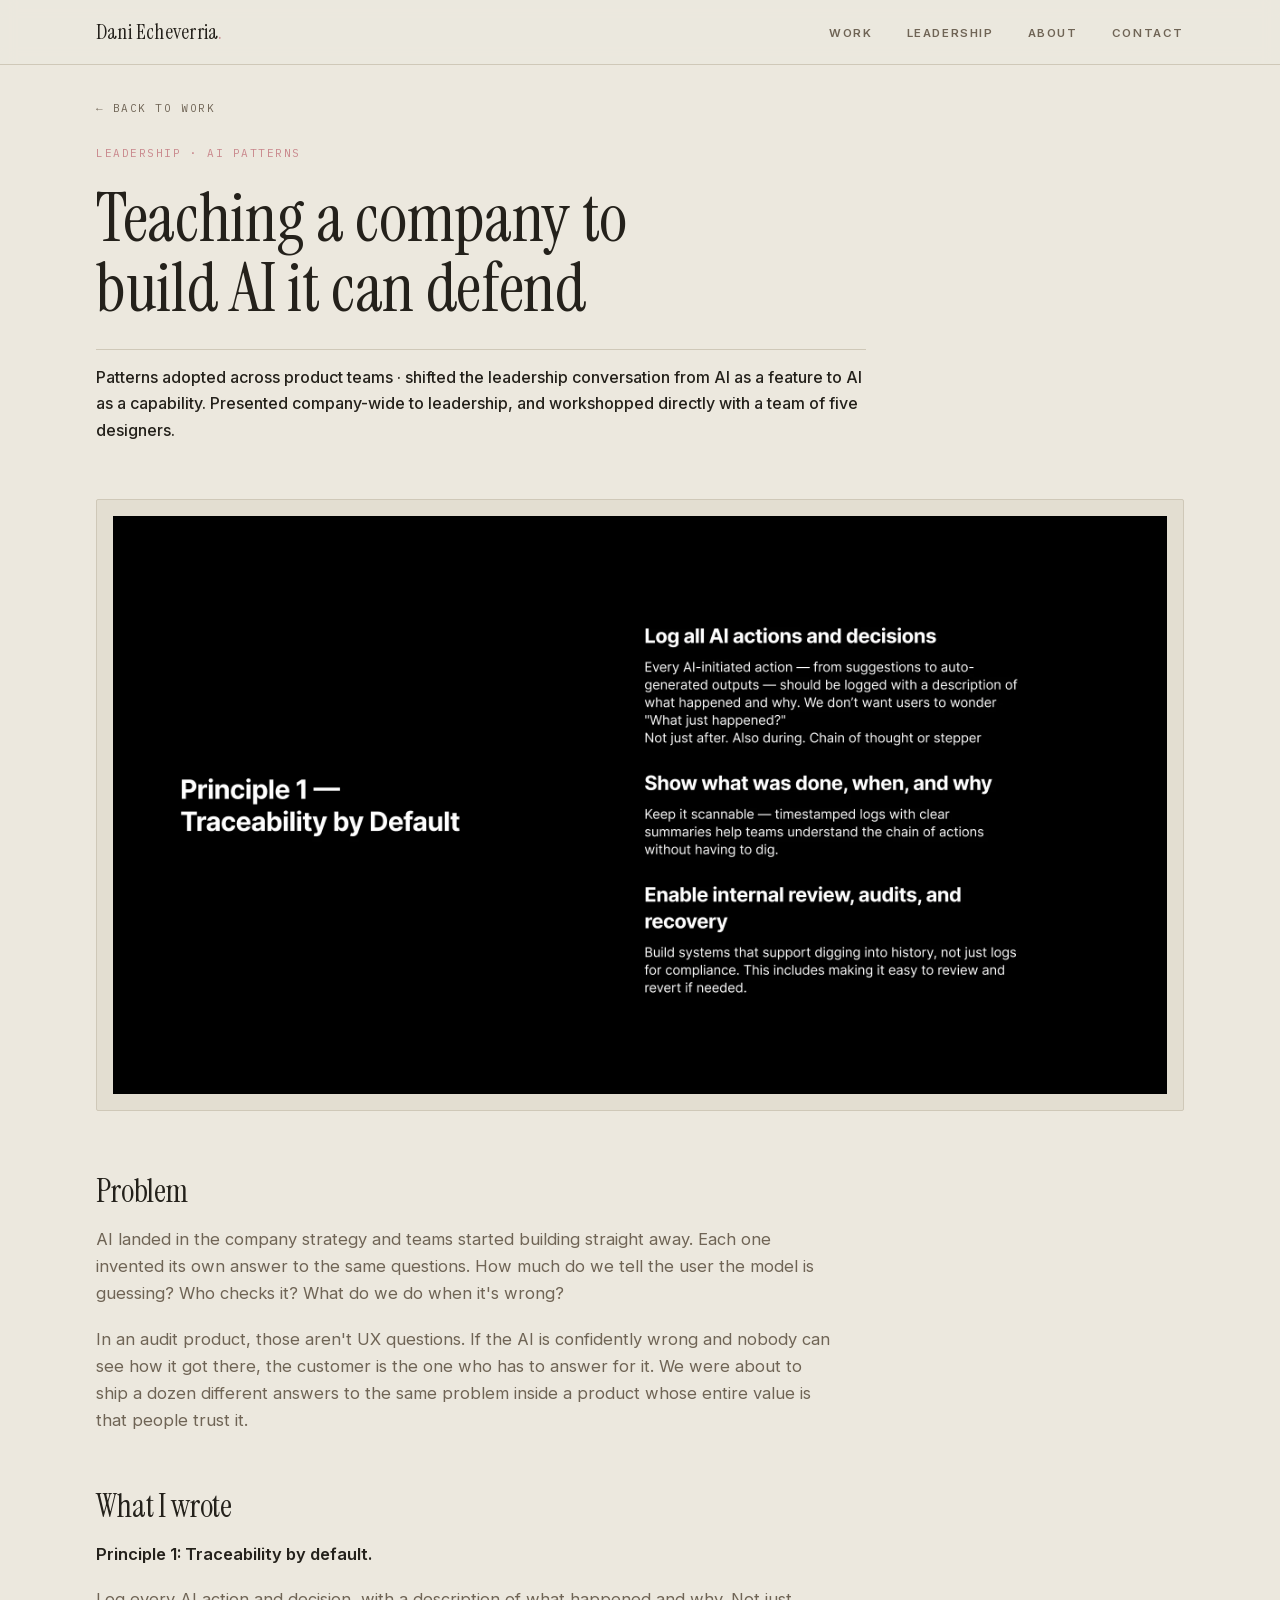
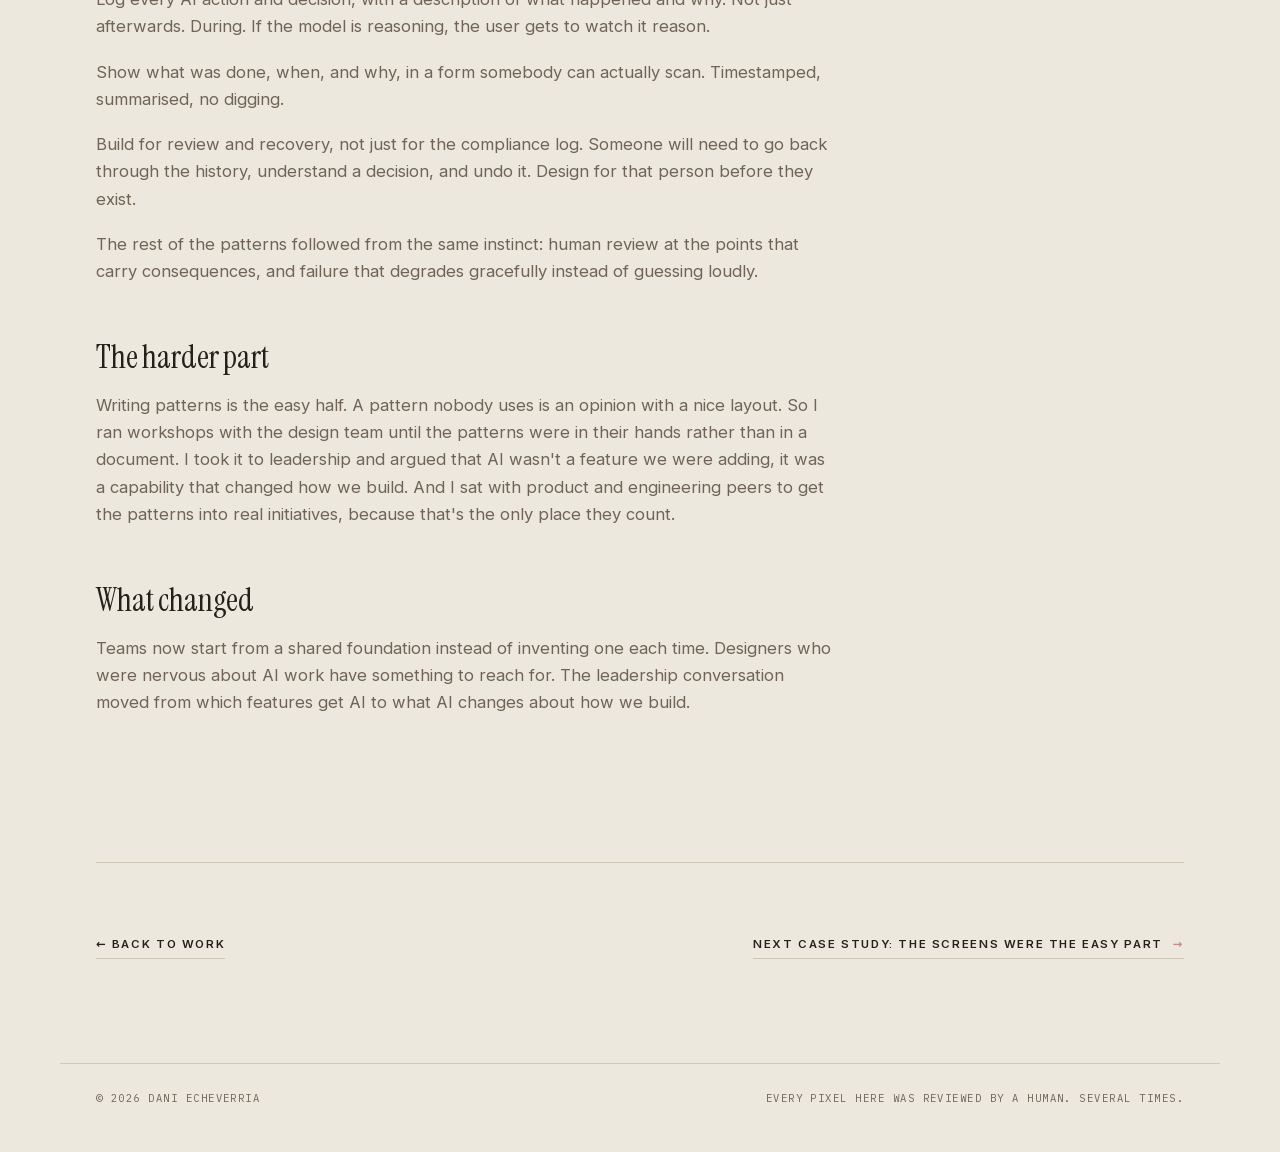
<file: case-ai-governance.html>
<!DOCTYPE html>
<html lang="en">
<head>
<meta charset="UTF-8">
<meta name="viewport" content="width=device-width, initial-scale=1.0">
<title>Teaching a company to build AI it can defend · Dani Echeverria</title>
<meta name="description" content="Writing the responsible AI patterns an audit product needed, then getting a design team and its leadership to actually use them.">
<link rel="canonical" href="https://daniecheverria.com/case-ai-governance.html">
<link rel="icon" href="assets/favicon.svg" type="image/svg+xml">
<link rel="icon" href="assets/favicon-32.png" type="image/png" sizes="32x32">
<link rel="apple-touch-icon" href="assets/apple-touch-icon.png">
<meta name="theme-color" content="#ECE8DE">
<meta property="og:type" content="website">
<meta property="og:title" content="Teaching a company to build AI it can defend · Dani Echeverria">
<meta property="og:description" content="Writing the responsible AI patterns an audit product needed, then getting a design team and its leadership to actually use them.">
<meta property="og:url" content="https://daniecheverria.com/case-ai-governance.html">
<meta property="og:image" content="https://daniecheverria.com/assets/og-image.png">
<meta name="twitter:card" content="summary_large_image">
<meta name="twitter:title" content="Teaching a company to build AI it can defend · Dani Echeverria">
<meta name="twitter:description" content="Writing the responsible AI patterns an audit product needed, then getting a design team and its leadership to actually use them.">
<meta name="twitter:image" content="https://daniecheverria.com/assets/og-image.png">
<link rel="stylesheet" href="assets/css/fonts.css">
<link rel="stylesheet" href="assets/css/style.css">
</head>
<body>
<header>
  <div class="wrap">
    <nav>
      <a class="logo" href="index.html">Dani Echeverria<span>.</span></a>
      <ul class="nav-links">
        <li><a href="index.html#work">Work</a></li>
        <li class="hide-m"><a href="index.html#leadership">Leadership</a></li>
        <li class="hide-m"><a href="index.html#about">About</a></li>
        <li><a href="index.html#contact">Contact</a></li>
      </ul>
    </nav>
  </div>
</header>
<main>
<div class="wrap"><p class="breadcrumb"><a href="index.html#work">&larr; Back to work</a></p></div>
<section class="case-hero">
    <div class="wrap">
      <span class="mono case-tag">Leadership &middot; AI patterns</span>
      <h1>Teaching a company to build AI it can defend</h1>
      <p class="impact">Patterns adopted across product teams &middot; shifted the leadership conversation from AI as a feature to AI as a capability. Presented company-wide to leadership, and workshopped directly with a team of five designers.</p>
      <div class="case-hero-media"><div class="frame"><img src="assets/images/ai-principle-1-traceability.webp" alt="Slide describing Principle 1, Traceability by Default: log every AI action and decision, show what was done and when and why, and enable internal review, audits, and recovery."></div></div>
    </div>
  </section>
<section style="padding-top:0">
  <div class="wrap">
    <article class="case-body">
<h2>Problem</h2>
      <p>AI landed in the company strategy and teams started building straight away. Each one invented its own answer to the same questions. How much do we tell the user the model is guessing? Who checks it? What do we do when it's wrong?</p>
      <p>In an audit product, those aren't UX questions. If the AI is confidently wrong and nobody can see how it got there, the customer is the one who has to answer for it. We were about to ship a dozen different answers to the same problem inside a product whose entire value is that people trust it.</p>

      <h2>What I wrote</h2>
      <p><strong>Principle 1: Traceability by default.</strong></p>
      <p>Log every AI action and decision, with a description of what happened and why. Not just afterwards. During. If the model is reasoning, the user gets to watch it reason.</p>
      <p>Show what was done, when, and why, in a form somebody can actually scan. Timestamped, summarised, no digging.</p>
      <p>Build for review and recovery, not just for the compliance log. Someone will need to go back through the history, understand a decision, and undo it. Design for that person before they exist.</p>
      <p>The rest of the patterns followed from the same instinct: human review at the points that carry consequences, and failure that degrades gracefully instead of guessing loudly.</p>

      <h2>The harder part</h2>
      <p>Writing patterns is the easy half. A pattern nobody uses is an opinion with a nice layout. So I ran workshops with the design team until the patterns were in their hands rather than in a document. I took it to leadership and argued that AI wasn't a feature we were adding, it was a capability that changed how we build. And I sat with product and engineering peers to get the patterns into real initiatives, because that's the only place they count.</p>

      <h2>What changed</h2>
      <p>Teams now start from a shared foundation instead of inventing one each time. Designers who were nervous about AI work have something to reach for. The leadership conversation moved from which features get AI to what AI changes about how we build.</p>
    </article>
    
  </div>
</section>
<section style="padding-top:0">
<div class="wrap">
    <div class="case-footer-nav">
      <a class="case-link" href="index.html#work">&larr; Back to work</a>
      <a class="case-link" href="case-field-service.html">Next case study: The screens were the easy part <span class="arrow" aria-hidden="true">&rarr;</span></a>
    </div>
  </div>
</section>
</main>

<footer>
  <div class="wrap">
    <span class="mono">&copy; 2026 Dani Echeverria</span>
    <span class="mono">Every pixel here was reviewed by a human. Several times.</span>
  </div>
</footer>
<script src="assets/js/main.js"></script>
</body>
</html>
</file>
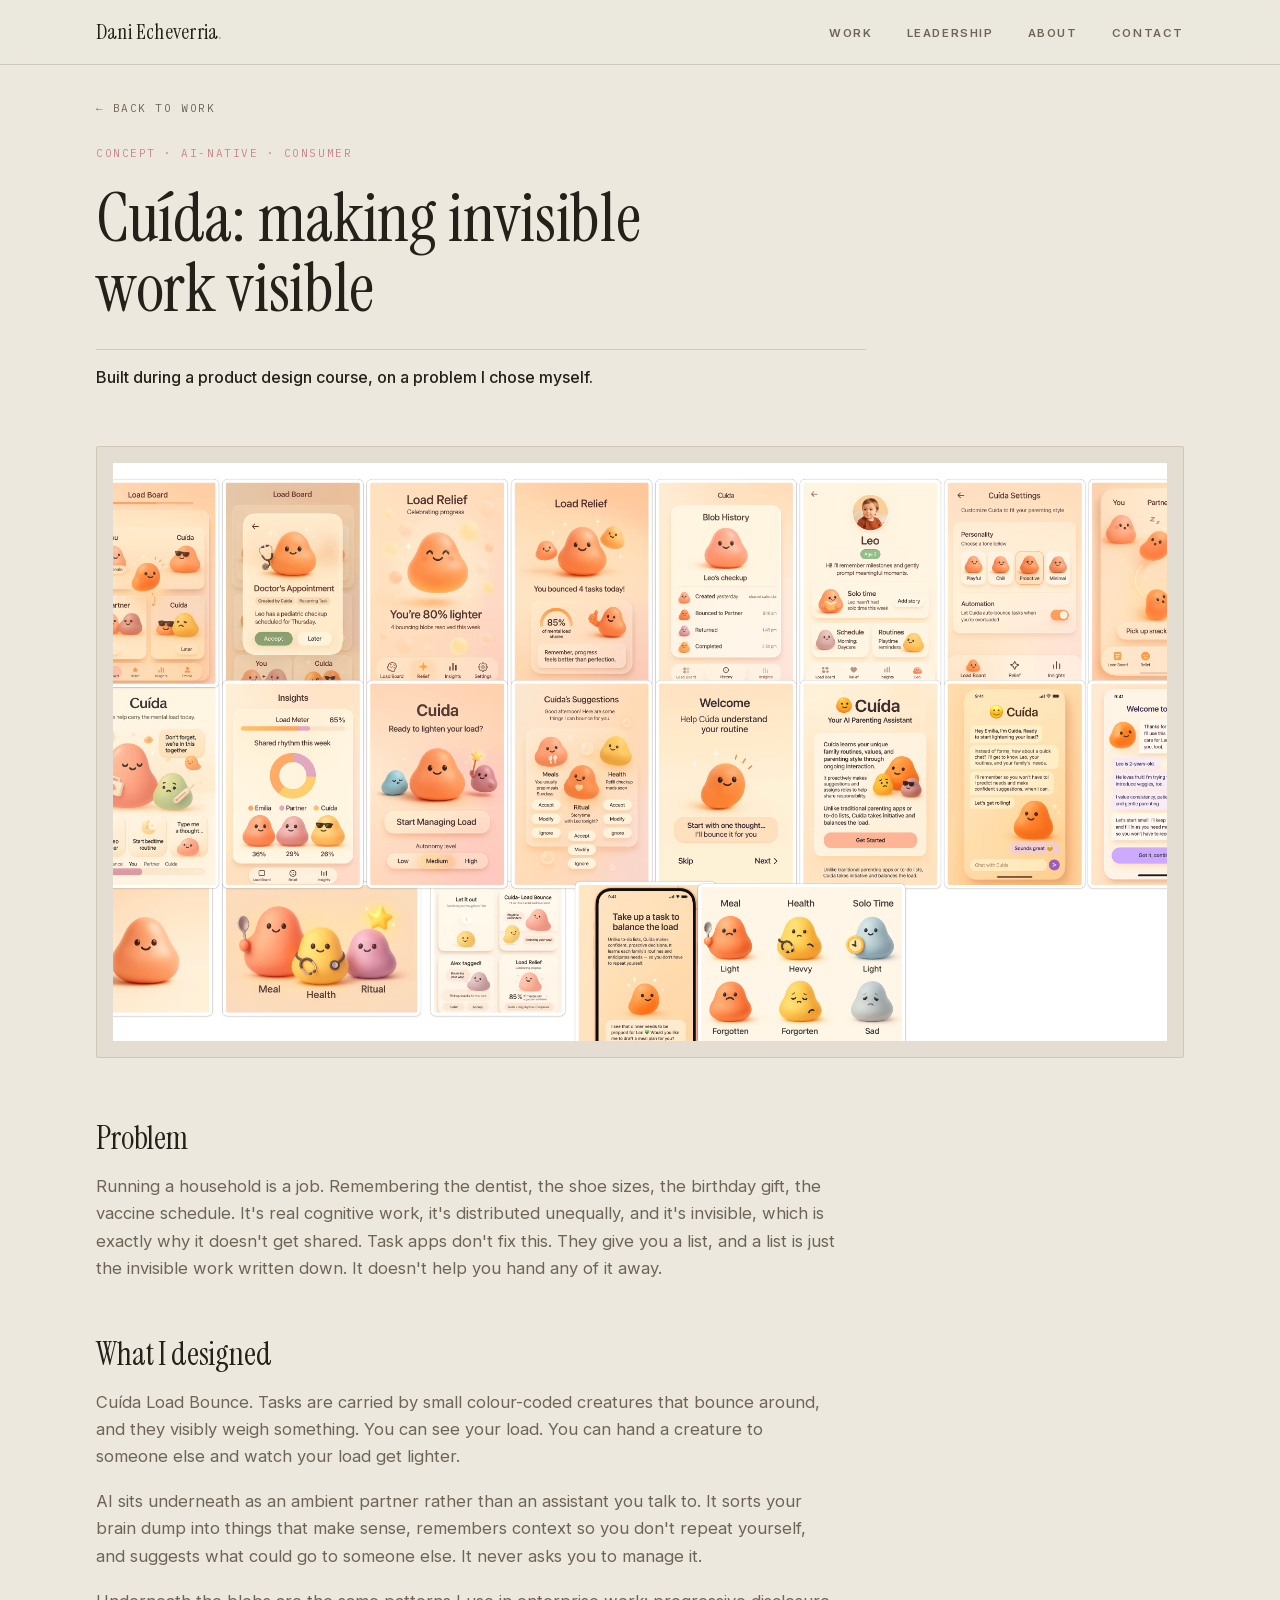
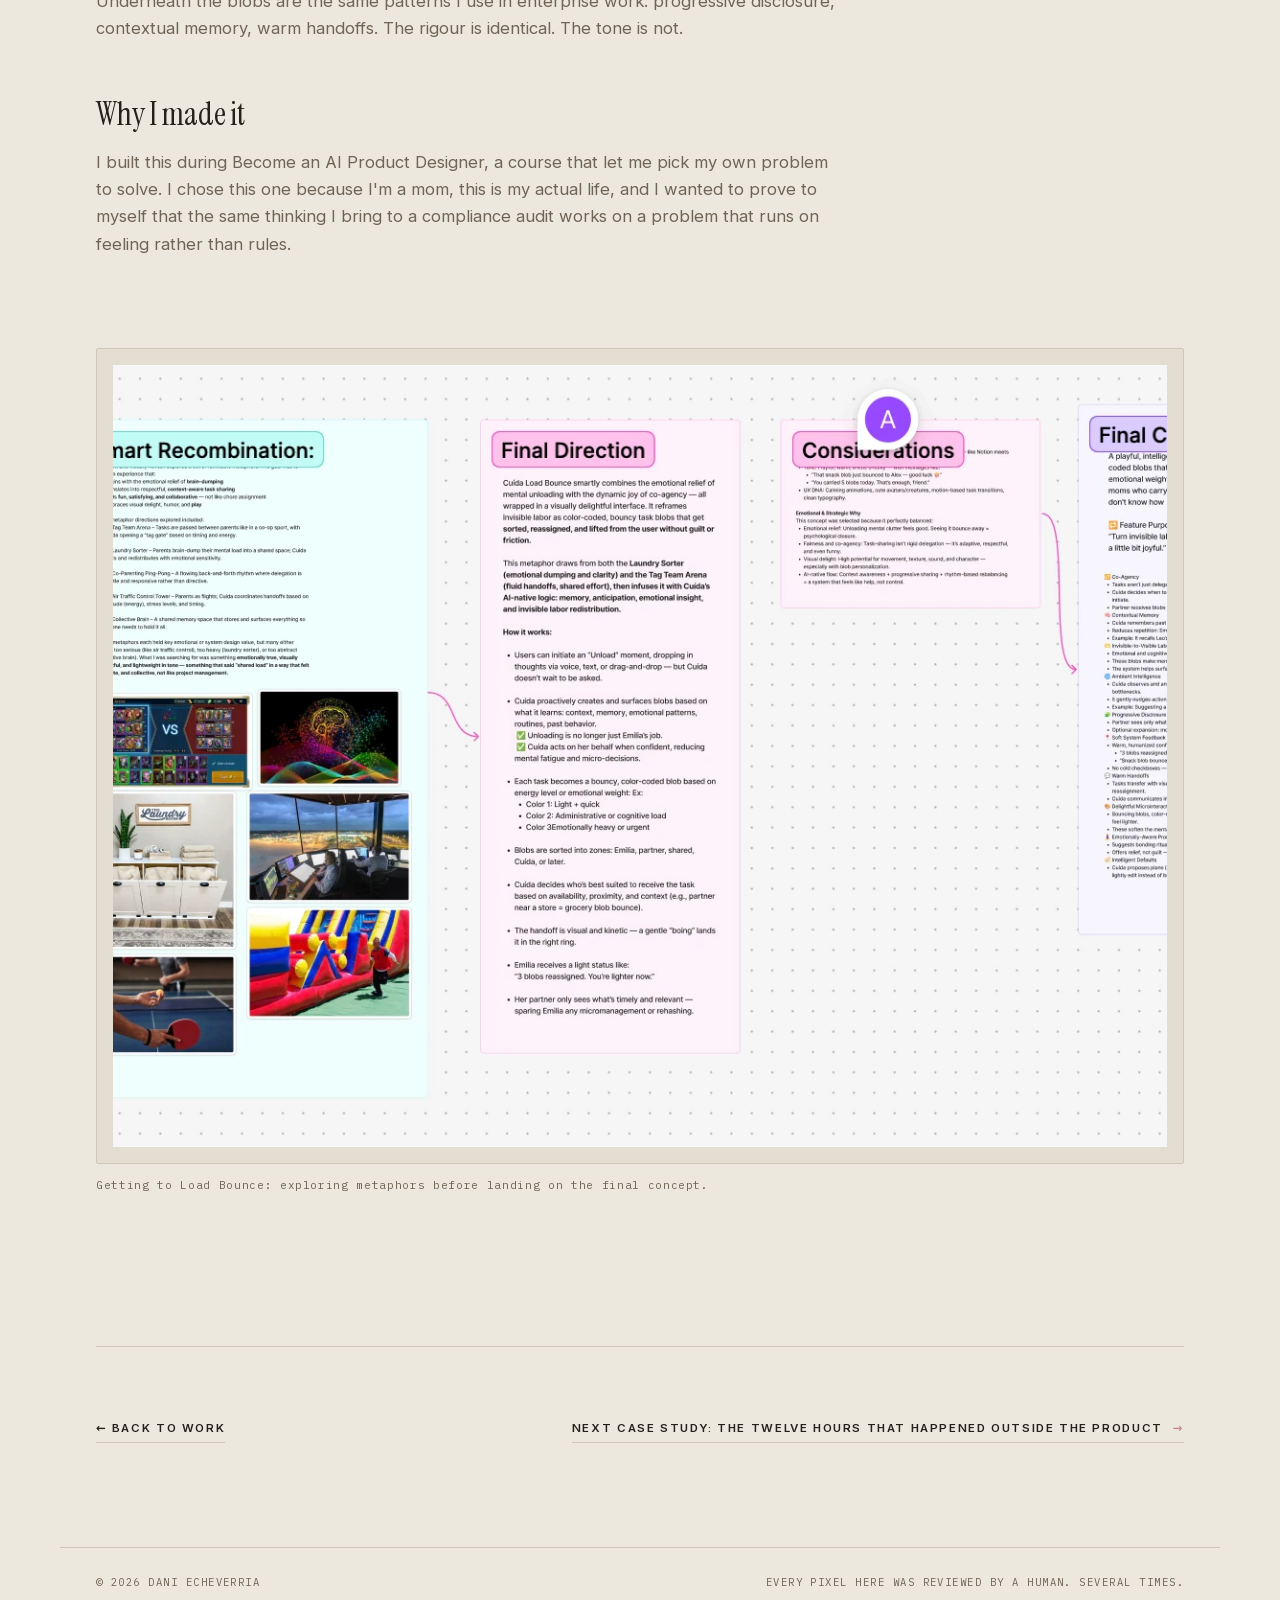
<file: case-cuida.html>
<!DOCTYPE html>
<html lang="en">
<head>
<meta charset="UTF-8">
<meta name="viewport" content="width=device-width, initial-scale=1.0">
<title>Cuída: making invisible work visible · Dani Echeverria</title>
<meta name="description" content="A self-directed AI-native concept for sharing the invisible mental load of running a household.">
<link rel="canonical" href="https://daniecheverria.com/case-cuida.html">
<link rel="icon" href="assets/favicon.svg" type="image/svg+xml">
<link rel="icon" href="assets/favicon-32.png" type="image/png" sizes="32x32">
<link rel="apple-touch-icon" href="assets/apple-touch-icon.png">
<meta name="theme-color" content="#ECE8DE">
<meta property="og:type" content="website">
<meta property="og:title" content="Cuída: making invisible work visible · Dani Echeverria">
<meta property="og:description" content="A self-directed AI-native concept for sharing the invisible mental load of running a household.">
<meta property="og:url" content="https://daniecheverria.com/case-cuida.html">
<meta property="og:image" content="https://daniecheverria.com/assets/og-image.png">
<meta name="twitter:card" content="summary_large_image">
<meta name="twitter:title" content="Cuída: making invisible work visible · Dani Echeverria">
<meta name="twitter:description" content="A self-directed AI-native concept for sharing the invisible mental load of running a household.">
<meta name="twitter:image" content="https://daniecheverria.com/assets/og-image.png">
<link rel="stylesheet" href="assets/css/fonts.css">
<link rel="stylesheet" href="assets/css/style.css">
</head>
<body>
<header>
  <div class="wrap">
    <nav>
      <a class="logo" href="index.html">Dani Echeverria<span>.</span></a>
      <ul class="nav-links">
        <li><a href="index.html#work">Work</a></li>
        <li class="hide-m"><a href="index.html#leadership">Leadership</a></li>
        <li class="hide-m"><a href="index.html#about">About</a></li>
        <li><a href="index.html#contact">Contact</a></li>
      </ul>
    </nav>
  </div>
</header>
<main>
<div class="wrap"><p class="breadcrumb"><a href="index.html#work">&larr; Back to work</a></p></div>
<section class="case-hero">
    <div class="wrap">
      <span class="mono case-tag">Concept &middot; AI-native &middot; Consumer</span>
      <h1>Cuída: making invisible work visible</h1>
      <p class="impact">Built during a product design course, on a problem I chose myself.</p>
      <div class="case-hero-media"><div class="frame"><img src="assets/images/cuida-app-screens.avif" alt="Screenshots of the Cuida app: a load board showing tasks carried by small colour-coded blob characters split between household members, plus insights, settings, and onboarding screens."></div></div>
    </div>
  </section>
<section style="padding-top:0">
  <div class="wrap">
    <article class="case-body">
<h2>Problem</h2>
      <p>Running a household is a job. Remembering the dentist, the shoe sizes, the birthday gift, the vaccine schedule. It's real cognitive work, it's distributed unequally, and it's invisible, which is exactly why it doesn't get shared. Task apps don't fix this. They give you a list, and a list is just the invisible work written down. It doesn't help you hand any of it away.</p>

      <h2>What I designed</h2>
      <p>Cu&iacute;da Load Bounce. Tasks are carried by small colour-coded creatures that bounce around, and they visibly weigh something. You can see your load. You can hand a creature to someone else and watch your load get lighter.</p>
      <p>AI sits underneath as an ambient partner rather than an assistant you talk to. It sorts your brain dump into things that make sense, remembers context so you don't repeat yourself, and suggests what could go to someone else. It never asks you to manage it.</p>
      <p>Underneath the blobs are the same patterns I use in enterprise work: progressive disclosure, contextual memory, warm handoffs. The rigour is identical. The tone is not.</p>

      <h2>Why I made it</h2>
      <p>I built this during Become an AI Product Designer, a course that let me pick my own problem to solve. I chose this one because I'm a mom, this is my actual life, and I wanted to prove to myself that the same thinking I bring to a compliance audit works on a problem that runs on feeling rather than rules.</p>
    </article>
    <div class="case-gallery full">
      <figure>
        <div class="frame"><img src="assets/images/cuida-concept-board.webp" alt="A concept exploration board mapping metaphors for sharing mental load, narrowing down to the final Load Bounce concept and its interaction model."></div>
        <figcaption>Getting to Load Bounce: exploring metaphors before landing on the final concept.</figcaption>
      </figure>
    </div>
  </div>
</section>
<section style="padding-top:0">
<div class="wrap">
    <div class="case-footer-nav">
      <a class="case-link" href="index.html#work">&larr; Back to work</a>
      <a class="case-link" href="case-populations-and-samples.html">Next case study: The twelve hours that happened outside the product <span class="arrow" aria-hidden="true">&rarr;</span></a>
    </div>
  </div>
</section>
</main>

<footer>
  <div class="wrap">
    <span class="mono">&copy; 2026 Dani Echeverria</span>
    <span class="mono">Every pixel here was reviewed by a human. Several times.</span>
  </div>
</footer>
<script src="assets/js/main.js"></script>
</body>
</html>
</file>
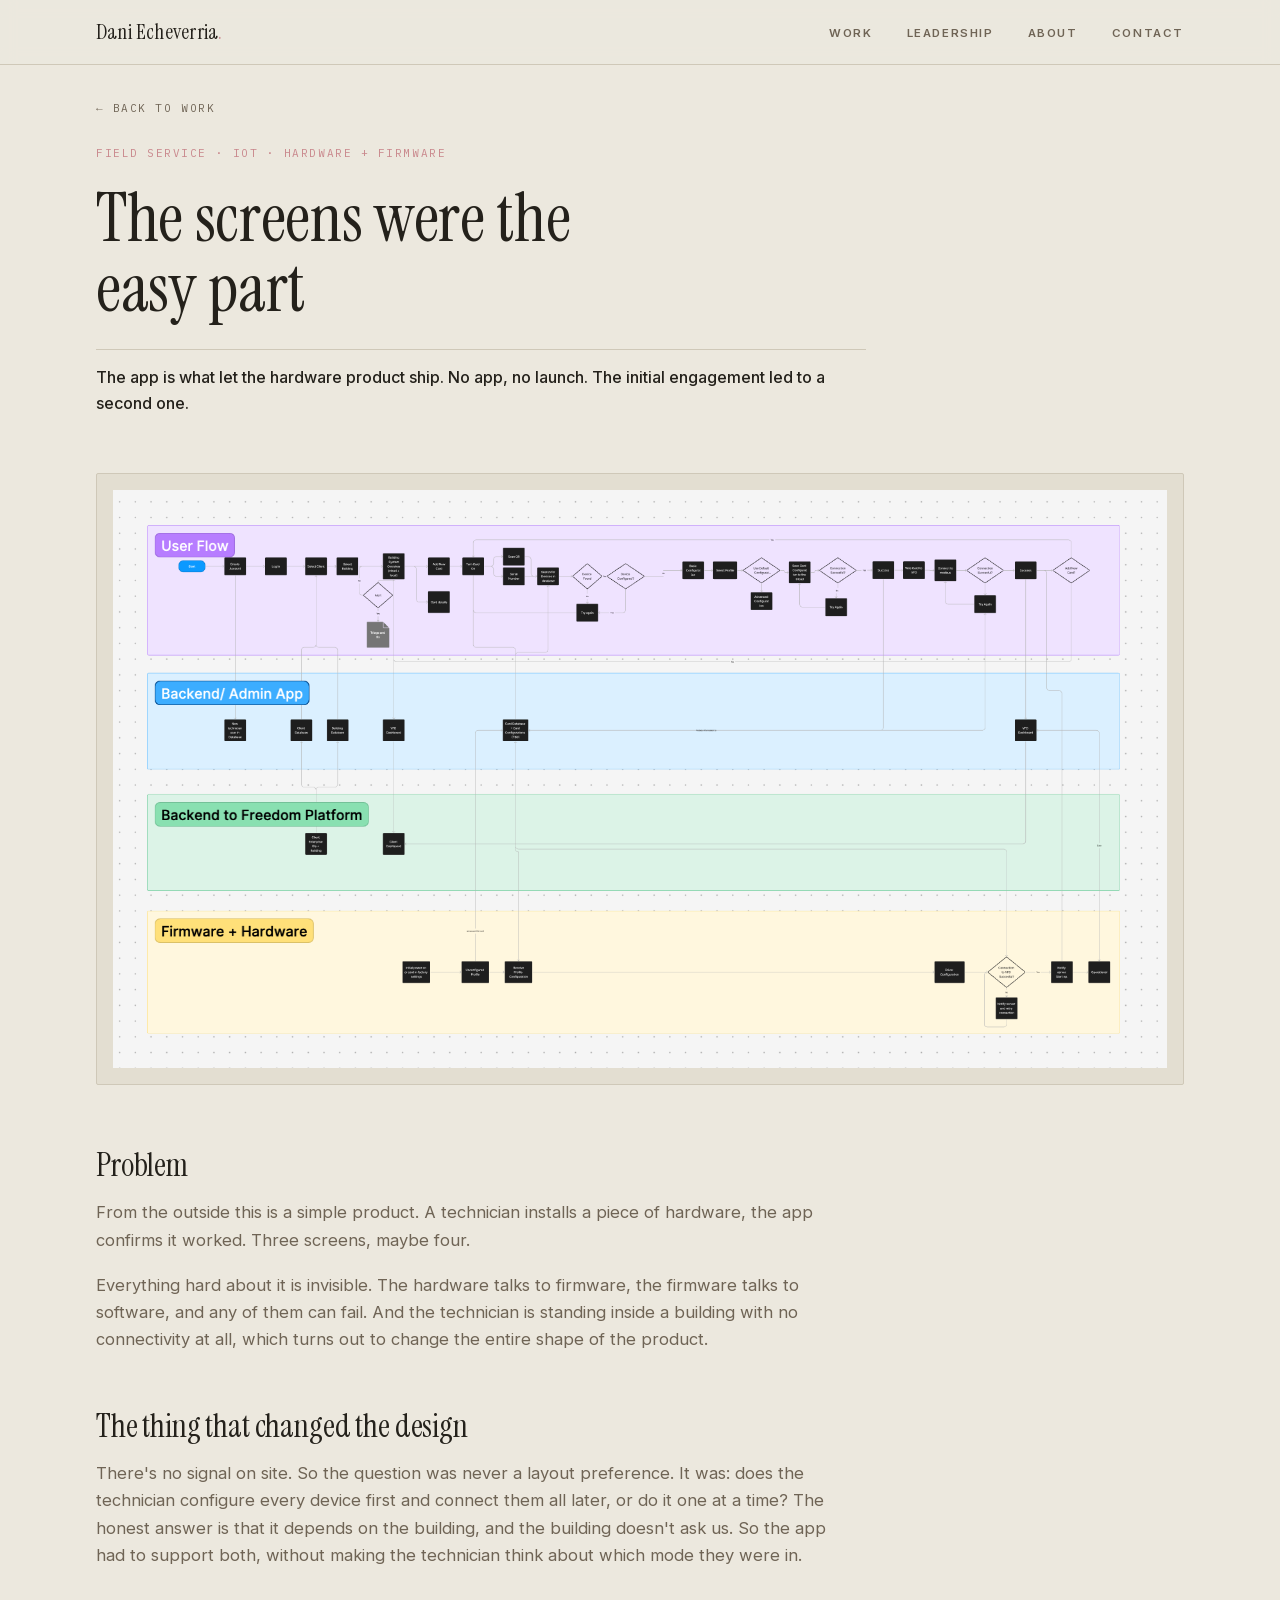
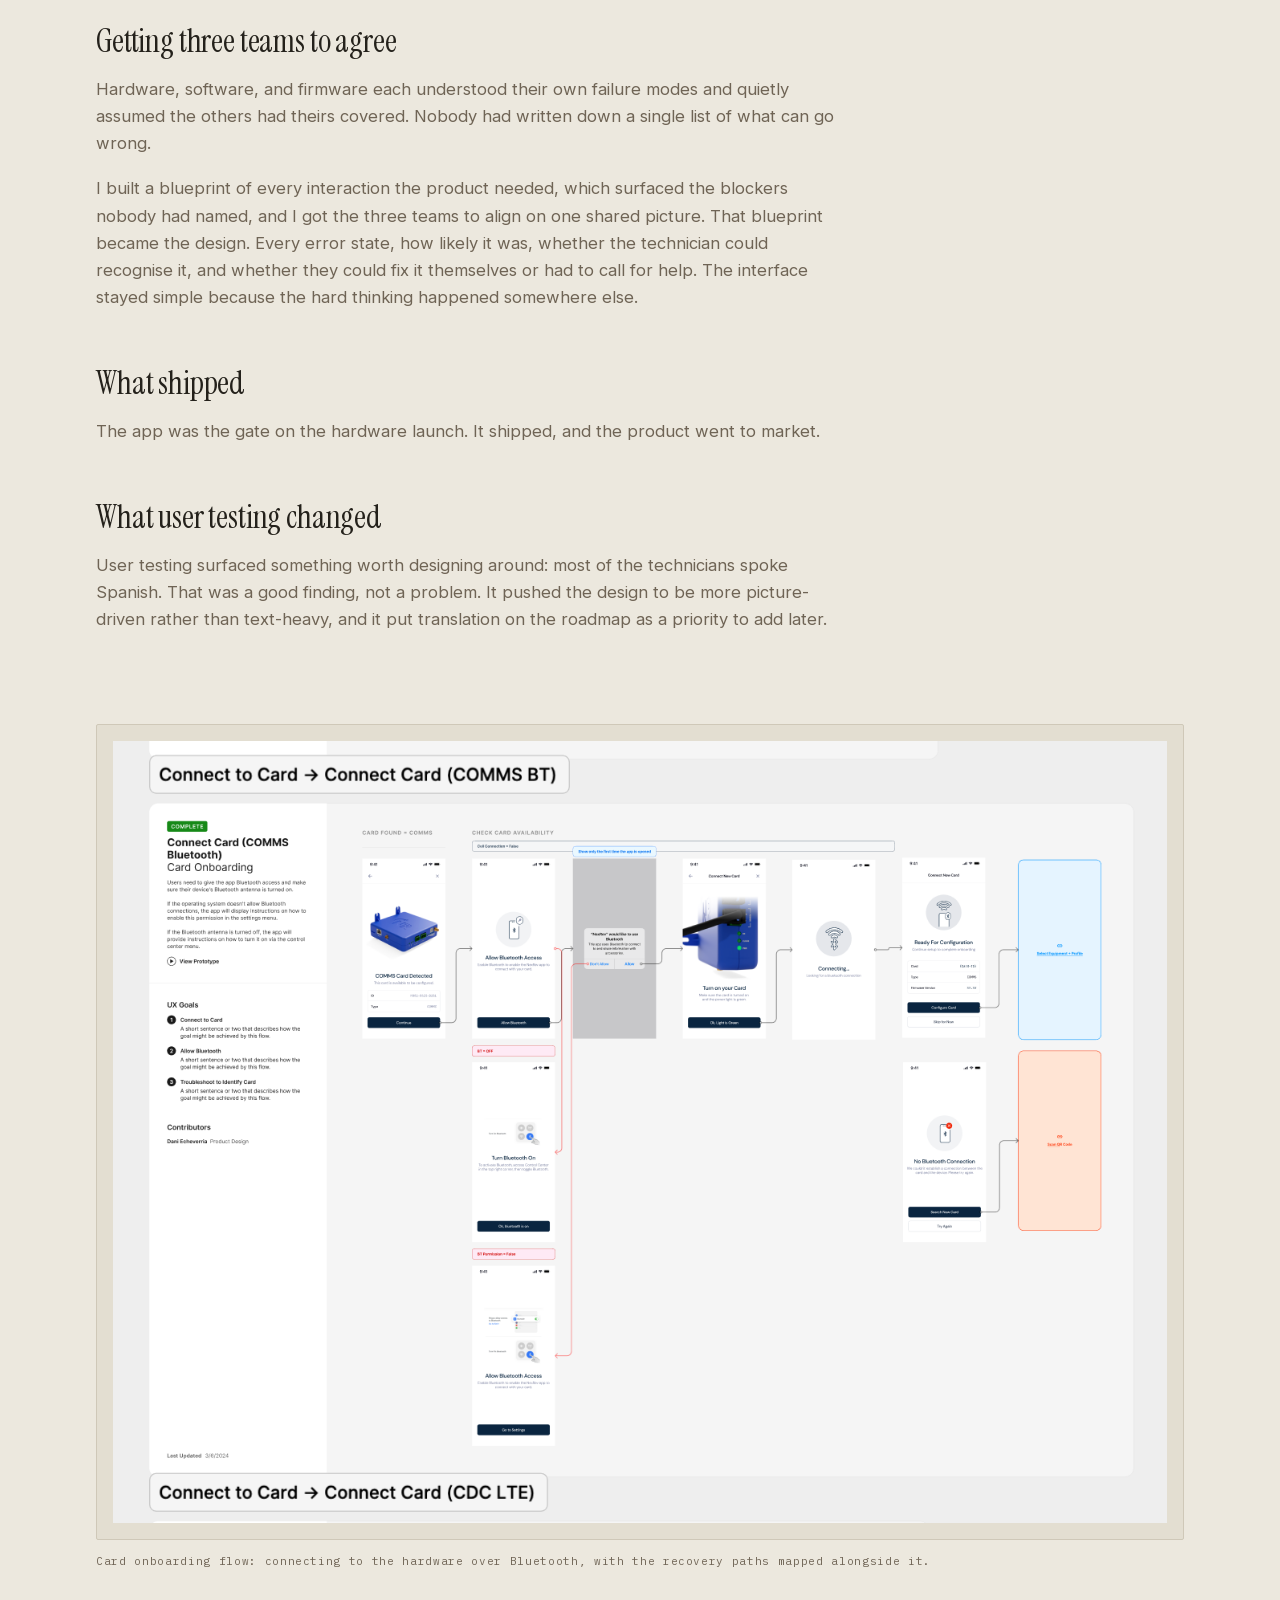
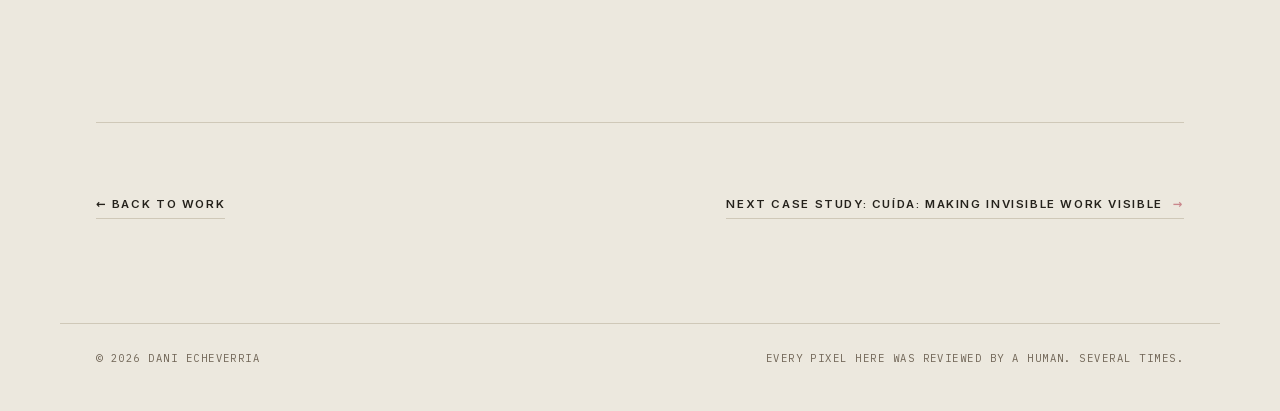
<file: case-field-service.html>
<!DOCTYPE html>
<html lang="en">
<head>
<meta charset="UTF-8">
<meta name="viewport" content="width=device-width, initial-scale=1.0">
<title>The screens were the easy part · Dani Echeverria</title>
<meta name="description" content="Designing an installation app for IoT hardware technicians working on sites with no connectivity, and getting three engineering teams to agree on what could go wrong.">
<link rel="canonical" href="https://daniecheverria.com/case-field-service.html">
<link rel="icon" href="assets/favicon.svg" type="image/svg+xml">
<link rel="icon" href="assets/favicon-32.png" type="image/png" sizes="32x32">
<link rel="apple-touch-icon" href="assets/apple-touch-icon.png">
<meta name="theme-color" content="#ECE8DE">
<meta property="og:type" content="website">
<meta property="og:title" content="The screens were the easy part · Dani Echeverria">
<meta property="og:description" content="Designing an installation app for IoT hardware technicians working on sites with no connectivity, and getting three engineering teams to agree on what could go wrong.">
<meta property="og:url" content="https://daniecheverria.com/case-field-service.html">
<meta property="og:image" content="https://daniecheverria.com/assets/og-image.png">
<meta name="twitter:card" content="summary_large_image">
<meta name="twitter:title" content="The screens were the easy part · Dani Echeverria">
<meta name="twitter:description" content="Designing an installation app for IoT hardware technicians working on sites with no connectivity, and getting three engineering teams to agree on what could go wrong.">
<meta name="twitter:image" content="https://daniecheverria.com/assets/og-image.png">
<link rel="stylesheet" href="assets/css/fonts.css">
<link rel="stylesheet" href="assets/css/style.css">
</head>
<body>
<header>
  <div class="wrap">
    <nav>
      <a class="logo" href="index.html">Dani Echeverria<span>.</span></a>
      <ul class="nav-links">
        <li><a href="index.html#work">Work</a></li>
        <li class="hide-m"><a href="index.html#leadership">Leadership</a></li>
        <li class="hide-m"><a href="index.html#about">About</a></li>
        <li><a href="index.html#contact">Contact</a></li>
      </ul>
    </nav>
  </div>
</header>
<main>
<div class="wrap"><p class="breadcrumb"><a href="index.html#work">&larr; Back to work</a></p></div>
<section class="case-hero">
    <div class="wrap">
      <span class="mono case-tag">Field service &middot; IoT &middot; Hardware + firmware</span>
      <h1>The screens were the easy part</h1>
      <p class="impact">The app is what let the hardware product ship. No app, no launch. The initial engagement led to a second one.</p>
      <div class="case-hero-media"><div class="frame"><img src="assets/diagrams/field-service-blueprint.png" alt="Swimlane blueprint mapping every interaction across the user flow, backend admin app, backend to hardware platform, and firmware and hardware layers."></div></div>
    </div>
  </section>
<section style="padding-top:0">
  <div class="wrap">
    <article class="case-body">
<h2>Problem</h2>
      <p>From the outside this is a simple product. A technician installs a piece of hardware, the app confirms it worked. Three screens, maybe four.</p>
      <p>Everything hard about it is invisible. The hardware talks to firmware, the firmware talks to software, and any of them can fail. And the technician is standing inside a building with no connectivity at all, which turns out to change the entire shape of the product.</p>

      <h2>The thing that changed the design</h2>
      <p>There's no signal on site. So the question was never a layout preference. It was: does the technician configure every device first and connect them all later, or do it one at a time? The honest answer is that it depends on the building, and the building doesn't ask us. So the app had to support both, without making the technician think about which mode they were in.</p>

      <h2>Getting three teams to agree</h2>
      <p>Hardware, software, and firmware each understood their own failure modes and quietly assumed the others had theirs covered. Nobody had written down a single list of what can go wrong.</p>
      <p>I built a blueprint of every interaction the product needed, which surfaced the blockers nobody had named, and I got the three teams to align on one shared picture. That blueprint became the design. Every error state, how likely it was, whether the technician could recognise it, and whether they could fix it themselves or had to call for help. The interface stayed simple because the hard thinking happened somewhere else.</p>

      <h2>What shipped</h2>
      <p>The app was the gate on the hardware launch. It shipped, and the product went to market.</p>

      <h2>What user testing changed</h2>
      <p>User testing surfaced something worth designing around: most of the technicians spoke Spanish. That was a good finding, not a problem. It pushed the design to be more picture-driven rather than text-heavy, and it put translation on the roadmap as a priority to add later.</p>
    </article>
    <div class="case-gallery full">
      <figure>
        <div class="frame"><img src="assets/images/field-service-card-onboarding.png" alt="Card onboarding flow documentation showing the Bluetooth card connection screens, the UX goals for the flow, and the troubleshooting states when Bluetooth is off or unavailable."></div>
        <figcaption>Card onboarding flow: connecting to the hardware over Bluetooth, with the recovery paths mapped alongside it.</figcaption>
      </figure>
    </div>
  </div>
</section>
<section style="padding-top:0">
<div class="wrap">
    <div class="case-footer-nav">
      <a class="case-link" href="index.html#work">&larr; Back to work</a>
      <a class="case-link" href="case-cuida.html">Next case study: Cuída: making invisible work visible <span class="arrow" aria-hidden="true">&rarr;</span></a>
    </div>
  </div>
</section>
</main>

<footer>
  <div class="wrap">
    <span class="mono">&copy; 2026 Dani Echeverria</span>
    <span class="mono">Every pixel here was reviewed by a human. Several times.</span>
  </div>
</footer>
<script src="assets/js/main.js"></script>
</body>
</html>
</file>
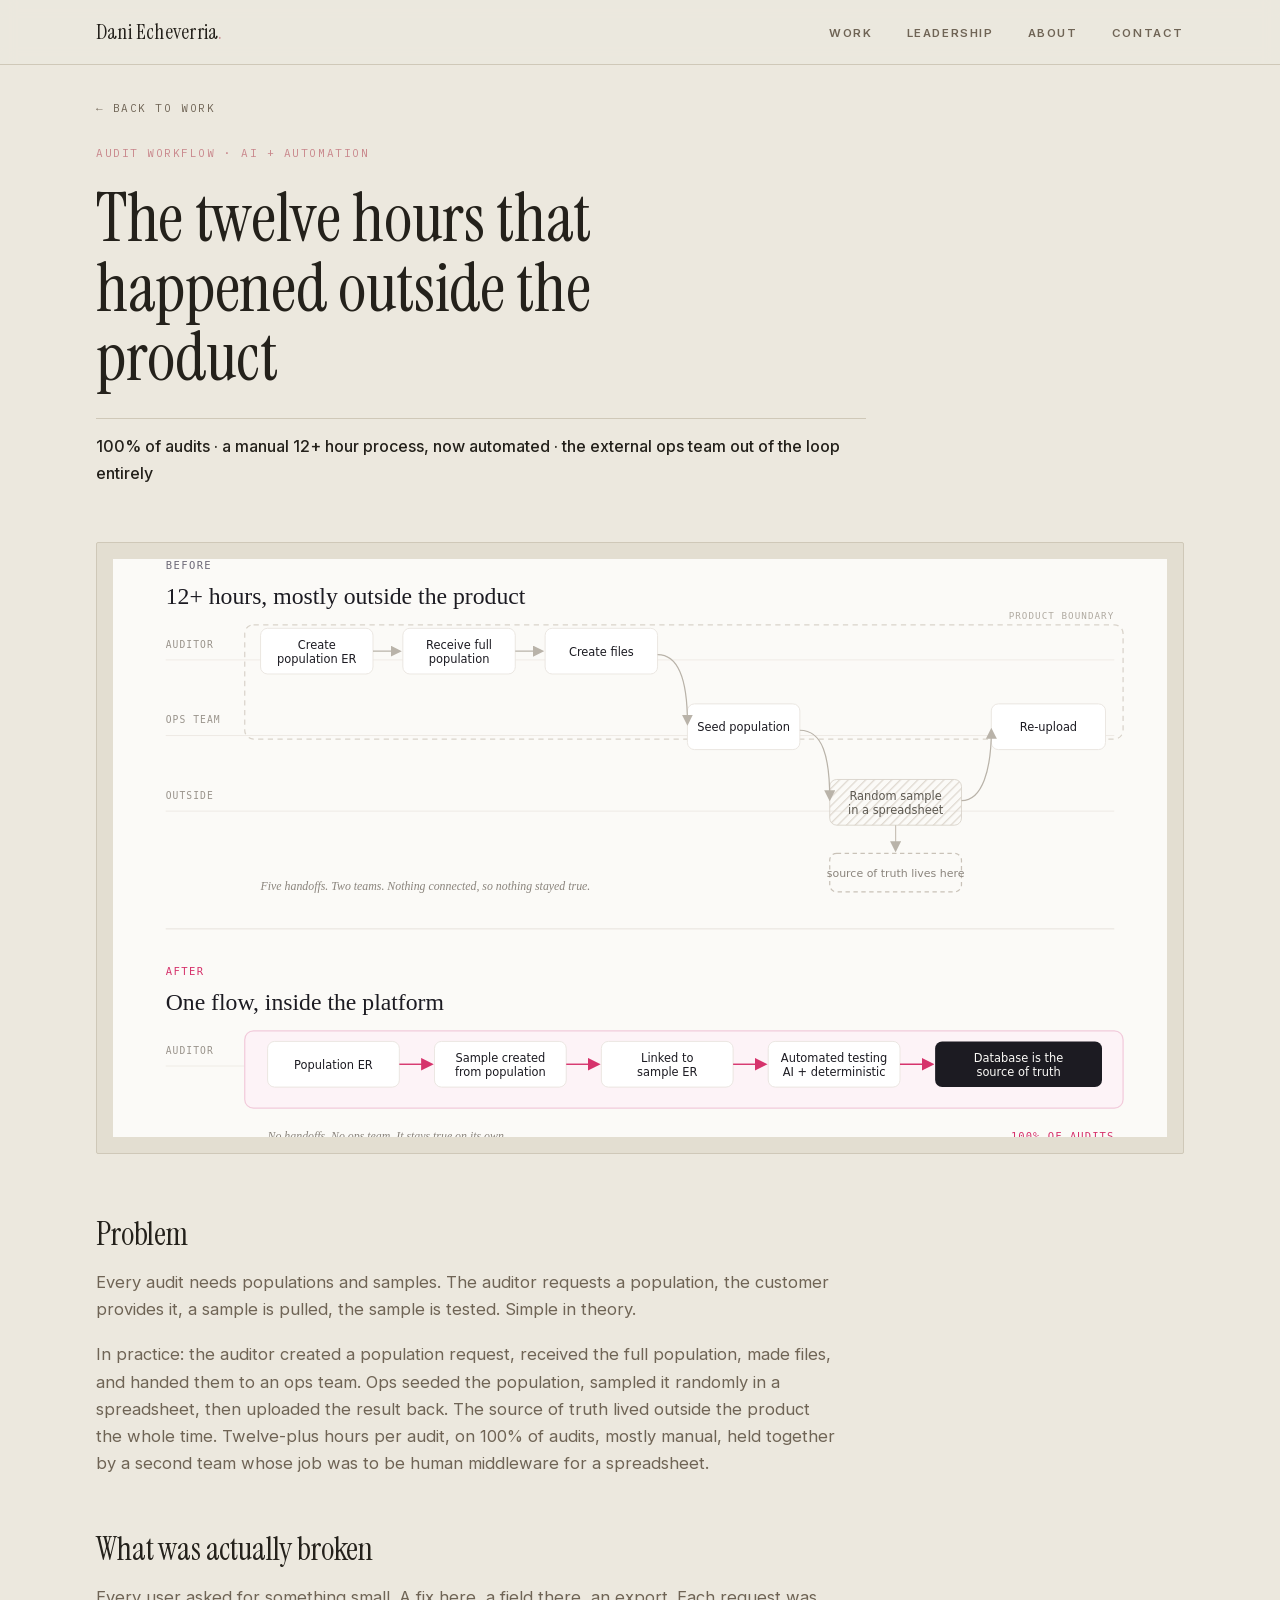
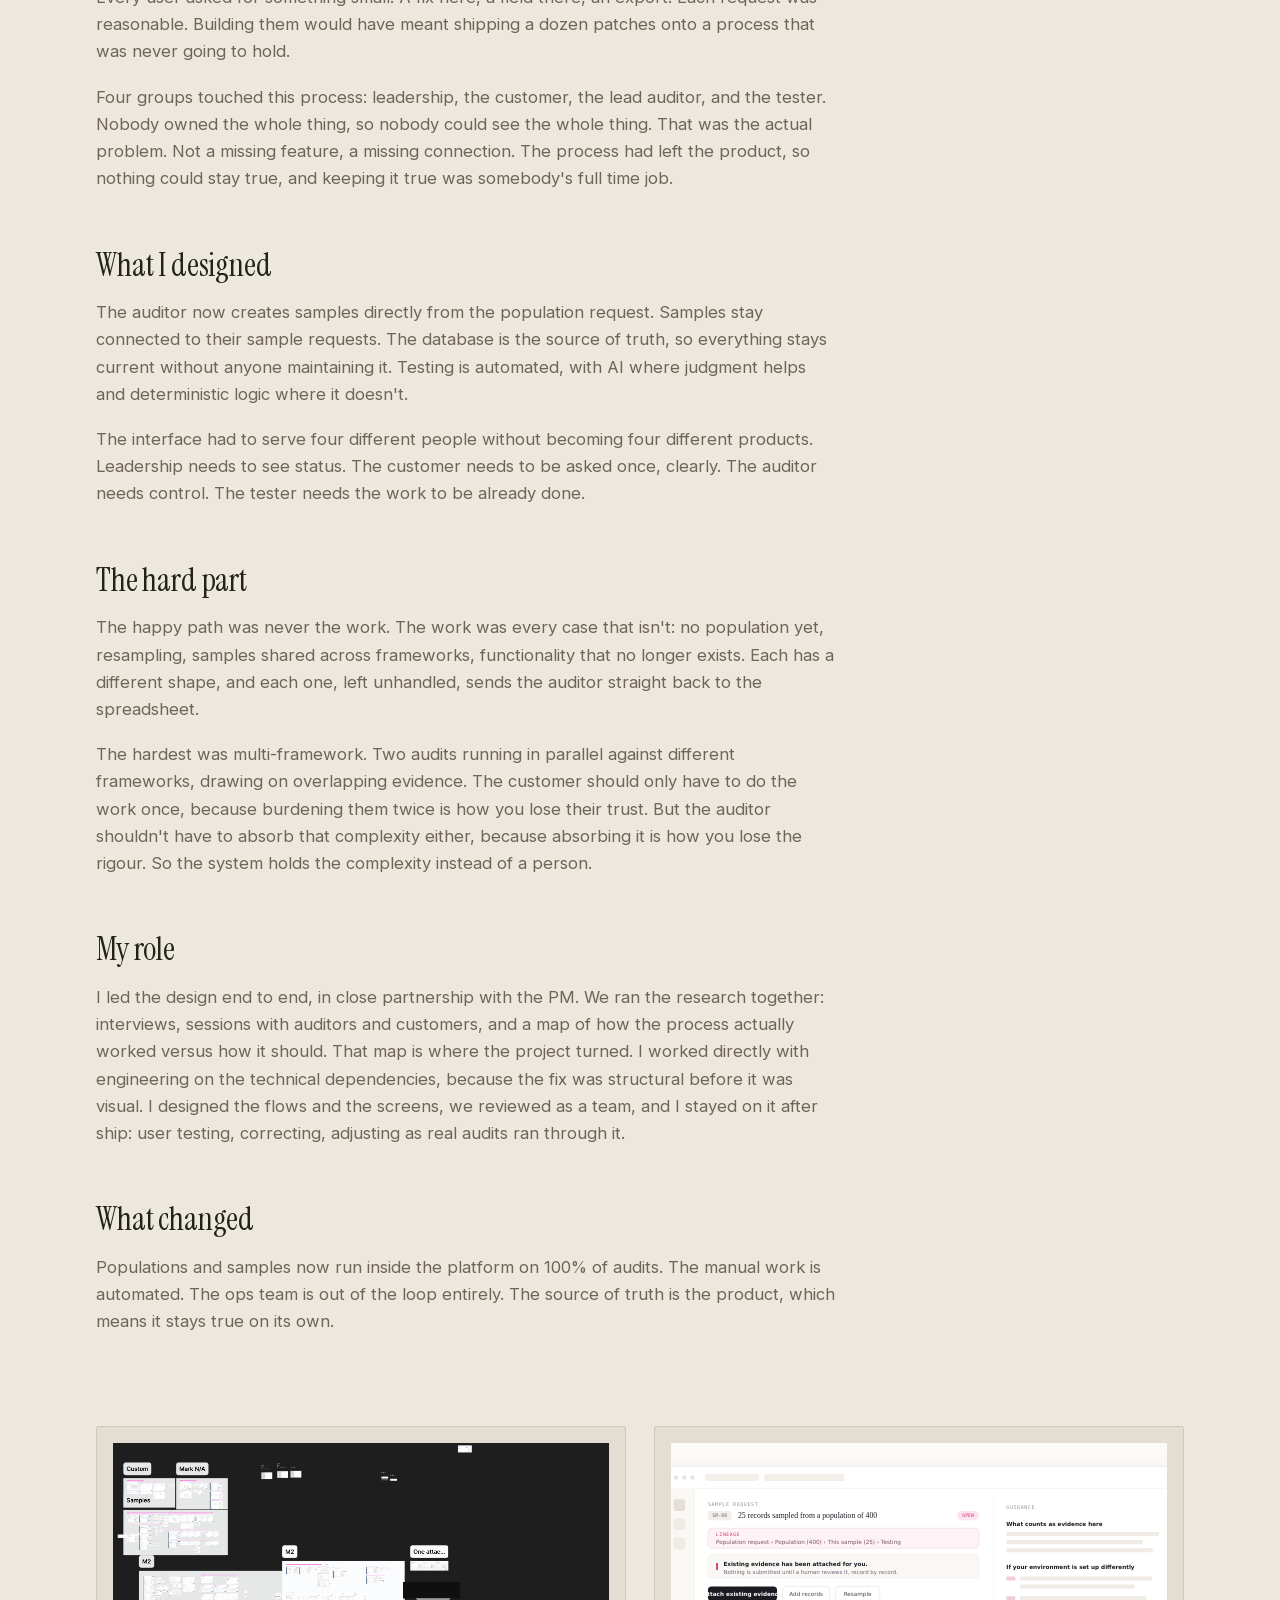
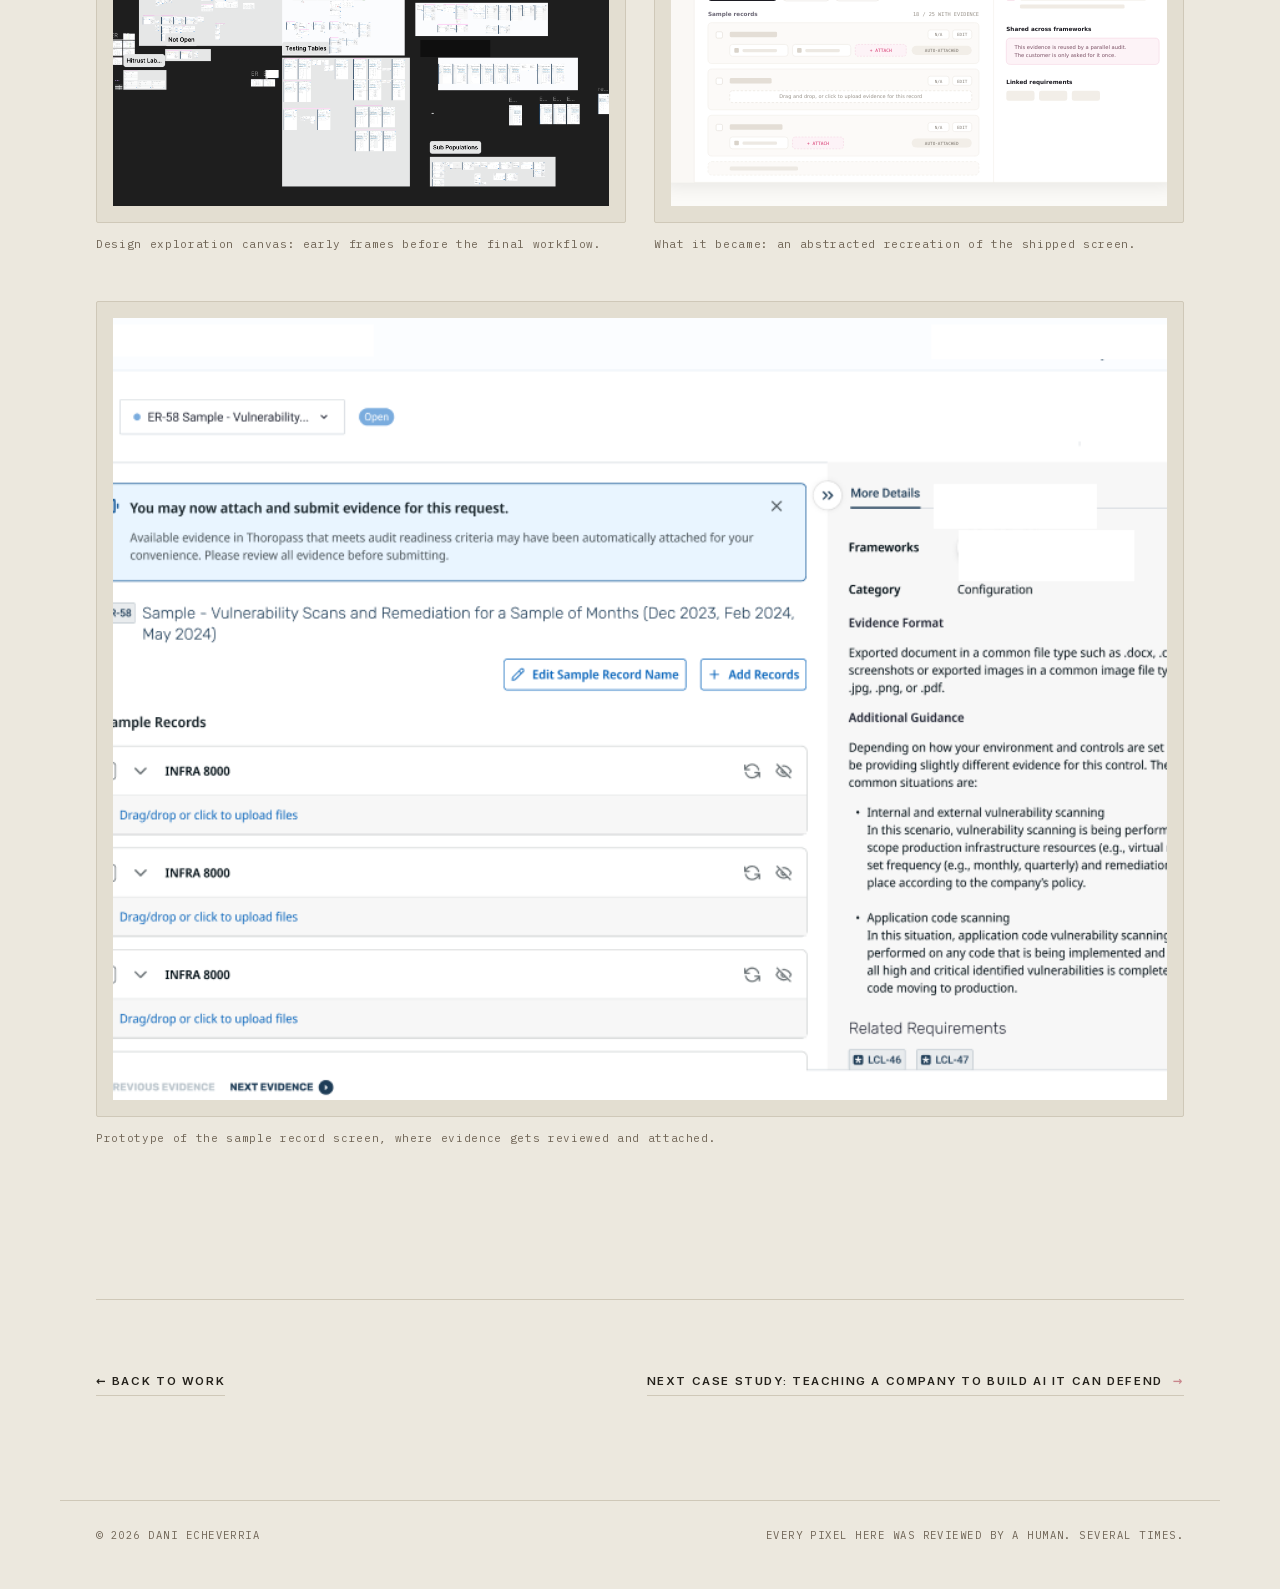
<file: case-populations-and-samples.html>
<!DOCTYPE html>
<html lang="en">
<head>
<meta charset="UTF-8">
<meta name="viewport" content="width=device-width, initial-scale=1.0">
<title>Populations and samples · Dani Echeverria</title>
<meta name="description" content="Redesigning the population and sample workflow that ran a 12+ hour manual process outside the product on 100% of audits.">
<link rel="canonical" href="https://daniecheverria.com/case-populations-and-samples.html">
<link rel="icon" href="assets/favicon.svg" type="image/svg+xml">
<link rel="icon" href="assets/favicon-32.png" type="image/png" sizes="32x32">
<link rel="apple-touch-icon" href="assets/apple-touch-icon.png">
<meta name="theme-color" content="#ECE8DE">
<meta property="og:type" content="website">
<meta property="og:title" content="Populations and samples · Dani Echeverria">
<meta property="og:description" content="Redesigning the population and sample workflow that ran a 12+ hour manual process outside the product on 100% of audits.">
<meta property="og:url" content="https://daniecheverria.com/case-populations-and-samples.html">
<meta property="og:image" content="https://daniecheverria.com/assets/og-image.png">
<meta name="twitter:card" content="summary_large_image">
<meta name="twitter:title" content="Populations and samples · Dani Echeverria">
<meta name="twitter:description" content="Redesigning the population and sample workflow that ran a 12+ hour manual process outside the product on 100% of audits.">
<meta name="twitter:image" content="https://daniecheverria.com/assets/og-image.png">
<link rel="stylesheet" href="assets/css/fonts.css">
<link rel="stylesheet" href="assets/css/style.css">
</head>
<body>
<header>
  <div class="wrap">
    <nav>
      <a class="logo" href="index.html">Dani Echeverria<span>.</span></a>
      <ul class="nav-links">
        <li><a href="index.html#work">Work</a></li>
        <li class="hide-m"><a href="index.html#leadership">Leadership</a></li>
        <li class="hide-m"><a href="index.html#about">About</a></li>
        <li><a href="index.html#contact">Contact</a></li>
      </ul>
    </nav>
  </div>
</header>
<main>
<div class="wrap"><p class="breadcrumb"><a href="index.html#work">&larr; Back to work</a></p></div>
<section class="case-hero">
    <div class="wrap">
      <span class="mono case-tag">Audit workflow &middot; AI + automation</span>
      <h1>The twelve hours that happened outside the product</h1>
      <p class="impact">100% of audits &middot; a manual 12+ hour process, now automated &middot; the external ops team out of the loop entirely</p>
      <div class="case-hero-media"><div class="frame"><img src="assets/diagrams/audit-workflow-before-after.svg" alt="Abstracted diagram comparing the population and sample workflow before and after the redesign, showing the process moving from spreadsheets and a separate ops team into the product."></div></div>
    </div>
  </section>
<section style="padding-top:0">
  <div class="wrap">
    <article class="case-body">
<h2>Problem</h2>
      <p>Every audit needs populations and samples. The auditor requests a population, the customer provides it, a sample is pulled, the sample is tested. Simple in theory.</p>
      <p>In practice: the auditor created a population request, received the full population, made files, and handed them to an ops team. Ops seeded the population, sampled it randomly in a spreadsheet, then uploaded the result back. The source of truth lived outside the product the whole time. Twelve-plus hours per audit, on 100% of audits, mostly manual, held together by a second team whose job was to be human middleware for a spreadsheet.</p>

      <h2>What was actually broken</h2>
      <p>Every user asked for something small. A fix here, a field there, an export. Each request was reasonable. Building them would have meant shipping a dozen patches onto a process that was never going to hold.</p>
      <p>Four groups touched this process: leadership, the customer, the lead auditor, and the tester. Nobody owned the whole thing, so nobody could see the whole thing. That was the actual problem. Not a missing feature, a missing connection. The process had left the product, so nothing could stay true, and keeping it true was somebody's full time job.</p>

      <h2>What I designed</h2>
      <p>The auditor now creates samples directly from the population request. Samples stay connected to their sample requests. The database is the source of truth, so everything stays current without anyone maintaining it. Testing is automated, with AI where judgment helps and deterministic logic where it doesn't.</p>
      <p>The interface had to serve four different people without becoming four different products. Leadership needs to see status. The customer needs to be asked once, clearly. The auditor needs control. The tester needs the work to be already done.</p>

      <h2>The hard part</h2>
      <p>The happy path was never the work. The work was every case that isn't: no population yet, resampling, samples shared across frameworks, functionality that no longer exists. Each has a different shape, and each one, left unhandled, sends the auditor straight back to the spreadsheet.</p>
      <p>The hardest was multi-framework. Two audits running in parallel against different frameworks, drawing on overlapping evidence. The customer should only have to do the work once, because burdening them twice is how you lose their trust. But the auditor shouldn't have to absorb that complexity either, because absorbing it is how you lose the rigour. So the system holds the complexity instead of a person.</p>

      <h2>My role</h2>
      <p>I led the design end to end, in close partnership with the PM. We ran the research together: interviews, sessions with auditors and customers, and a map of how the process actually worked versus how it should. That map is where the project turned. I worked directly with engineering on the technical dependencies, because the fix was structural before it was visual. I designed the flows and the screens, we reviewed as a team, and I stayed on it after ship: user testing, correcting, adjusting as real audits ran through it.</p>

      <h2>What changed</h2>
      <p>Populations and samples now run inside the platform on 100% of audits. The manual work is automated. The ops team is out of the loop entirely. The source of truth is the product, which means it stays true on its own.</p>
    </article>
    <div class="case-gallery">
      <figure>
        <div class="frame"><img src="assets/diagrams/design-exploration-canvas.png" alt="Design exploration canvas showing early frame level experiments across custom samples, testing tables, and sub population scoping, before landing on the final workflow."></div>
        <figcaption>Design exploration canvas: early frames before the final workflow.</figcaption>
      </figure>
      <figure>
        <div class="frame"><img src="assets/diagrams/audit-workflow-screen-abstracted.svg" alt="Abstracted recreation of the resulting screen, showing samples created directly from the population request."></div>
        <figcaption>What it became: an abstracted recreation of the shipped screen.</figcaption>
      </figure>
    </div>
    <div class="case-gallery full">
      <figure>
        <div class="frame"><img src="assets/images/sample-record-prototype.png" alt="Prototype of a sample record review screen, showing the evidence upload flow, sample status, and related requirements panel."></div>
        <figcaption>Prototype of the sample record screen, where evidence gets reviewed and attached.</figcaption>
      </figure>
    </div>
  </div>
</section>
<section style="padding-top:0">
<div class="wrap">
    <div class="case-footer-nav">
      <a class="case-link" href="index.html#work">&larr; Back to work</a>
      <a class="case-link" href="case-ai-governance.html">Next case study: Teaching a company to build AI it can defend <span class="arrow" aria-hidden="true">&rarr;</span></a>
    </div>
  </div>
</section>
</main>

<footer>
  <div class="wrap">
    <span class="mono">&copy; 2026 Dani Echeverria</span>
    <span class="mono">Every pixel here was reviewed by a human. Several times.</span>
  </div>
</footer>
<script src="assets/js/main.js"></script>
</body>
</html>
</file>
<file: assets/css/fonts.css>
@font-face {
  font-family: 'IBM Plex Mono';
  font-style: normal;
  font-weight: 400;
  font-display: swap;
  src: url('../fonts/ibm-plex-mono-400.woff2') format('woff2');
}

@font-face {
  font-family: 'IBM Plex Mono';
  font-style: normal;
  font-weight: 500;
  font-display: swap;
  src: url('../fonts/ibm-plex-mono-500.woff2') format('woff2');
}

@font-face {
  font-family: 'Instrument Serif';
  font-style: italic;
  font-weight: 400;
  font-display: swap;
  src: url('../fonts/instrument-serif-400-italic.woff2') format('woff2');
}

@font-face {
  font-family: 'Instrument Serif';
  font-style: normal;
  font-weight: 400;
  font-display: swap;
  src: url('../fonts/instrument-serif-400.woff2') format('woff2');
}

@font-face {
  font-family: 'Inter';
  font-style: normal;
  font-weight: 400;
  font-display: swap;
  src: url('../fonts/inter-400.woff2') format('woff2');
}

@font-face {
  font-family: 'Inter';
  font-style: normal;
  font-weight: 500;
  font-display: swap;
  src: url('../fonts/inter-500.woff2') format('woff2');
}

@font-face {
  font-family: 'Inter';
  font-style: normal;
  font-weight: 600;
  font-display: swap;
  src: url('../fonts/inter-600.woff2') format('woff2');
}
</file>
<file: assets/css/style.css>
:root{
  --bone:#ECE8DE;
  --bone-2:#E3DED1;
  --ink:#24211B;
  --umber:#6F6455;
  --faint:#A69B8A;
  --line:#CFC8B8;
  --rose:#C9878C;
  --rose-wash:#F0E2DD;
  --max:1160px;
}
*{margin:0;padding:0;box-sizing:border-box}
html{scroll-behavior:smooth}
body{background:var(--bone);color:var(--ink);font-family:'Inter',system-ui,sans-serif;font-size:16.5px;line-height:1.65;-webkit-font-smoothing:antialiased}
::selection{background:var(--rose-wash);color:var(--ink)}
a{color:inherit}
img{max-width:100%;display:block}
.wrap{max-width:var(--max);margin:0 auto;padding:0 36px}
.mono{font-family:'IBM Plex Mono',monospace;font-size:11px;letter-spacing:.14em;text-transform:uppercase}
h1,h2,h3{font-family:'Instrument Serif',Georgia,serif;font-weight:400;line-height:1.02;letter-spacing:-.005em}
/* Focus rings use ink rather than rose: rose on bone measures 2.34:1, below the 3:1 WCAG
   non-text contrast minimum, and this is a functional affordance rather than a brand accent. */
a:focus-visible,button:focus-visible{outline:2px solid var(--ink);outline-offset:3px;border-radius:2px}

/* ---------- cover: full-viewport landing ---------- */
.cover{min-height:calc(100svh - 57px);display:flex}
.cover-in{display:flex;flex-direction:column;justify-content:space-between;width:100%;padding-top:30px;padding-bottom:96px}
.cover-top{display:flex;justify-content:space-between;align-items:baseline;gap:18px;flex-wrap:wrap}
.cover-top .mono{color:var(--umber)}
.cover-name{font-family:'Instrument Serif',serif;font-size:21px}
.cover-name .dot{color:var(--rose)}
.cover h1{font-size:clamp(44px,7.6vw,120px);line-height:1.02;max-width:none;margin-top:auto}
.intro{padding:96px 0 8px}
.intro p.lede{max-width:58ch;font-size:17.5px;color:var(--umber)}
.intro .cta-row{margin-top:44px;display:flex;gap:12px;flex-wrap:wrap}
.intro .aside{margin-top:64px;font-family:'Instrument Serif',serif;font-style:italic;font-size:16.5px;color:var(--umber);max-width:60ch}
@media (max-width:560px){
  .cover{min-height:calc(100svh - 53px)}
  .cover-in{padding-bottom:64px}
  .cover h1{font-size:clamp(36px,10vw,64px)}
  .intro{padding:72px 0 0}
}

/* ---------- nav: book plate ---------- */
header{position:sticky;top:0;z-index:50;background:color-mix(in srgb,var(--bone) 90%,transparent);backdrop-filter:blur(8px);border-bottom:1px solid var(--line)}
nav{display:flex;align-items:center;justify-content:space-between;height:64px}
.logo{font-family:'Instrument Serif',serif;font-size:21px;text-decoration:none;letter-spacing:.01em}
.logo span{color:var(--rose)}
.nav-links{display:flex;gap:34px;align-items:center;list-style:none}
.nav-links a{text-decoration:none;font-size:11.5px;font-weight:600;letter-spacing:.14em;text-transform:uppercase;color:var(--umber);padding-bottom:3px;border-bottom:1px solid transparent}
.nav-links a:hover{color:var(--ink);border-bottom-color:var(--rose)}

/* ---------- handwritten word treatment ---------- */
.loop-word{position:relative;display:inline-block;padding:0 .1em}
.loop-word svg.loop{position:absolute;left:-6%;top:-22%;width:112%;height:142%;overflow:visible;pointer-events:none}
.loop-word svg.loop path{fill:none;stroke:var(--rose);stroke-width:3;stroke-linecap:round;stroke-dasharray:1000;stroke-dashoffset:1000;animation:draw 1.2s .6s ease forwards}
@keyframes draw{to{stroke-dashoffset:0}}
.skip{position:absolute;left:-9999px;top:0;background:var(--ink);color:var(--bone);padding:10px 18px;z-index:100;font-size:12px;letter-spacing:.1em;text-transform:uppercase;text-decoration:none}
.skip:focus{left:0}
.sr-only{position:absolute;width:1px;height:1px;padding:0;margin:-1px;overflow:hidden;clip:rect(0 0 0 0);white-space:nowrap;border:0}
.ink{display:inline-block;color:var(--rose);vertical-align:baseline;height:auto}
.ink-wrap{display:inline-block;line-height:0;vertical-align:baseline}
.ink-humans{width:2.7em;transform:translateY(.04em) rotate(-1deg)}
.ink-solve{width:3.1em;transform:translateY(.14em)}
.ink-solve-sm{width:3.4em;transform:translateY(.14em)}
.ink-solving{height:1.5em;width:auto;transform:translateY(.34em) rotate(-1deg)}
.ink-caption{width:100%;max-width:300px;color:var(--umber);opacity:.9}
.btn{display:inline-flex;align-items:center;gap:10px;text-decoration:none;font-weight:600;font-size:11.5px;letter-spacing:.14em;text-transform:uppercase;padding:15px 26px;border-radius:2px;transition:opacity .2s ease,border-color .2s ease}
.btn.primary{background:var(--ink);color:var(--bone)}
.btn.primary:hover{opacity:.85}
.btn.ghost{border:1px solid var(--line);background:transparent;color:var(--ink)}
.btn.ghost:hover{border-color:var(--ink)}

/* ---------- keyword strip ---------- */
.strip{border-top:1px solid var(--line);border-bottom:1px solid var(--line);padding:16px 0;overflow:hidden}
/* umber, not faint: faint on bone is 2.24:1, well under the 4.5:1 text minimum */
.strip-inner{display:flex;gap:48px;white-space:nowrap;color:var(--umber);will-change:transform;font-family:'IBM Plex Mono',monospace;font-size:11px;letter-spacing:.14em;text-transform:uppercase}
.strip-inner span::before{content:"·";color:var(--rose);margin-right:48px}
.strip-inner span:first-child::before{content:""}

/* ---------- sections: numbered editorial heads ---------- */
section{padding:104px 0}
.sec-head{display:flex;align-items:baseline;justify-content:space-between;gap:24px;margin-bottom:64px;padding-top:22px;border-top:1px solid var(--line);flex-wrap:wrap;counter-increment:sec}
.sec-head h2{font-size:clamp(34px,4vw,54px)}
.sec-head h2::before{content:"(0" counter(sec) ")";font-family:'IBM Plex Mono',monospace;font-size:12px;letter-spacing:.14em;color:var(--rose);vertical-align:super;margin-right:14px}
.sec-head .mono{color:var(--umber)}
body{counter-reset:sec}

/* ---------- case studies: editorial spreads ---------- */
.case{display:grid;grid-template-columns:1fr 1fr;gap:72px;align-items:center;padding:64px 0}
.case + .case{border-top:1px solid var(--line)}
.case:nth-child(even) .case-media{order:2}
.case-tag{color:var(--rose);margin-bottom:20px;display:block}
.case h3{font-size:clamp(30px,3.2vw,44px);margin-bottom:18px}
.case p{color:var(--umber);max-width:50ch;font-size:16px}
.impact{margin-top:24px;padding:14px 0 0;border-top:1px solid var(--line);font-size:14.5px;font-weight:500;color:var(--ink)}
.case-link{display:inline-flex;align-items:center;gap:10px;margin-top:28px;font-weight:600;font-size:11.5px;letter-spacing:.14em;text-transform:uppercase;text-decoration:none;color:var(--ink);border-bottom:1px solid var(--line);padding-bottom:4px}
.case-link:hover{border-bottom-color:var(--rose)}
.case-link .arrow{transition:transform .2s ease;color:var(--rose)}
.case-link:hover .arrow{transform:translateX(5px)}
.case-media{position:relative}
.frame{aspect-ratio:4/3;border-radius:2px;background:var(--bone-2);border:1px solid var(--line);overflow:hidden;display:flex;align-items:center;justify-content:center;color:var(--umber);font-size:12.5px;font-style:italic;font-family:'Instrument Serif',serif;transition:transform .4s ease;text-align:center;padding:16px}
.case-media:hover .frame{transform:rotate(-.6deg)}
.frame img{width:100%;height:100%;object-fit:cover}
.check-badge{position:absolute;top:-13px;right:-13px;width:48px;height:48px;border-radius:50%;background:var(--bone);border:1px solid var(--line);display:flex;align-items:center;justify-content:center}
.check-badge svg{width:24px;height:24px}
.check-badge path{fill:none;stroke:var(--rose);stroke-width:2.6;stroke-linecap:round;stroke-linejoin:round;stroke-dasharray:40;stroke-dashoffset:40;transition:stroke-dashoffset .7s ease .2s}
.case.in-view .check-badge path{stroke-dashoffset:0}

/* more work */
.more-grid{display:grid;grid-template-columns:repeat(3,1fr);gap:0;border:1px solid var(--line);border-radius:2px;overflow:hidden}
.more-card{background:transparent;padding:30px 28px;transition:background .25s ease;border-left:1px solid var(--line)}
.more-card:first-child{border-left:none}
.more-card:hover{background:var(--rose-wash)}
.more-card h4{font-family:'Instrument Serif',serif;font-weight:400;font-size:22px;margin:14px 0 8px}
.more-card p{font-size:14px;color:var(--umber)}
.more-card .mono{color:var(--rose)}

/* ---------- how i lead ---------- */
.lead-grid{display:grid;grid-template-columns:repeat(4,1fr);gap:0}
.lead-item{padding:0 32px 0 0;border-left:1px solid var(--line);padding-left:28px}
.lead-item:first-child{border-left:none;padding-left:0}
.lead-item .mono{color:var(--rose);display:block;margin-bottom:16px}
.lead-item h4{font-family:'Instrument Serif',serif;font-weight:400;font-size:23px;margin-bottom:12px}
.lead-item p{font-size:14.5px;color:var(--umber)}

/* ---------- about ---------- */
.about-grid{display:grid;grid-template-columns:1.2fr .8fr;gap:80px;align-items:start}
.about-grid p{color:var(--umber);margin-bottom:20px;max-width:58ch}
.about-grid p strong{color:var(--ink);font-weight:600}
.facts{list-style:none;margin-top:30px;display:grid;gap:0;border-top:1px solid var(--line)}
.facts li{display:flex;gap:14px;font-size:14.5px;align-items:baseline;padding:12px 0;border-bottom:1px solid var(--line)}
.facts li::before{content:"→";color:var(--rose);font-family:'IBM Plex Mono',monospace}
.about-photo .frame{aspect-ratio:3/4}
.about-note{margin-top:20px;font-family:'Instrument Serif',serif;font-style:italic;font-size:15.5px;line-height:1.45;color:var(--umber);text-align:right}

/* ---------- contact: rose wash ---------- */
.contact{background:var(--rose-wash);border-top:1px solid var(--line);padding:130px 0}
.contact .mono{color:var(--umber)}
.contact h2{font-size:clamp(42px,5.4vw,72px);max-width:18ch;margin:26px 0 44px;color:var(--ink)}
.contact .links{display:flex;gap:12px;flex-wrap:wrap}
.contact .btn.primary{background:var(--ink);color:var(--bone)}
.contact .btn.ghost{border-color:color-mix(in srgb,var(--ink) 25%,transparent);color:var(--ink)}
.contact .btn.ghost:hover{border-color:var(--ink)}

/* ---------- footer: colophon ---------- */
footer{background:var(--bone);color:var(--umber);padding:0 0 44px}
footer .wrap{display:flex;justify-content:space-between;gap:16px;flex-wrap:wrap;border-top:1px solid var(--line);padding-top:26px}
footer .mono{font-size:10.5px}
footer a{text-decoration:none}
footer a:hover{color:var(--ink)}

/* reveal */
.reveal{opacity:0;transform:translateY(14px);transition:opacity .8s ease,transform .8s ease}
.reveal.in-view{opacity:1;transform:none}

/* ---------- todo flag: visible, unmissable placeholder marker ---------- */
.todo-flag{display:inline-block;margin-top:12px;padding:6px 12px;border:1px dashed var(--rose);border-radius:2px;font-family:'IBM Plex Mono',monospace;font-size:10.5px;letter-spacing:.08em;text-transform:uppercase;color:var(--rose);background:var(--rose-wash)}

/* ---------- case detail pages ---------- */
.breadcrumb{padding:28px 0 0}
.breadcrumb a{font-family:'IBM Plex Mono',monospace;font-size:11px;letter-spacing:.14em;text-transform:uppercase;color:var(--umber);text-decoration:none;display:inline-flex;align-items:center;gap:8px}
.breadcrumb a:hover{color:var(--ink)}
.case-hero{padding:24px 0 64px}
.case-hero .case-tag{margin-bottom:22px}
.case-hero h1{font-size:clamp(38px,5.6vw,68px);max-width:18ch;margin-bottom:26px}
.case-hero .impact{max-width:70ch;font-size:16px}
.case-hero-media{margin-top:56px}
.case-hero-media .frame{aspect-ratio:16/9}
.case-body{max-width:74ch;padding:0 0 24px}
.case-body h2{font-size:clamp(24px,2.6vw,32px);margin:56px 0 18px}
.case-body h2:first-child{margin-top:0}
.case-body p{color:var(--umber);margin-bottom:18px;font-size:16.5px}
.case-body p strong{color:var(--ink);font-weight:600}
.case-gallery{display:grid;grid-template-columns:1fr 1fr;gap:28px;margin:48px 0}
.case-gallery.full{grid-template-columns:1fr}
.case-gallery figure{margin:0}
.case-gallery .frame{aspect-ratio:4/3}
.case-gallery figcaption{margin-top:12px;font-family:'IBM Plex Mono',monospace;font-size:11px;letter-spacing:.06em;color:var(--umber)}
.case-footer-nav{padding-top:44px;border-top:1px solid var(--line);display:flex;justify-content:space-between;align-items:center;flex-wrap:wrap;gap:16px}

/* ---------- responsive ---------- */
@media (max-width:900px){
  .case,.about-grid{grid-template-columns:1fr;gap:40px}
  .case:nth-child(even) .case-media{order:0}
  .more-grid{grid-template-columns:1fr}
  .more-card{border-left:none;border-top:1px solid var(--line)}
  .more-card:first-child{border-top:none}
  .lead-grid{grid-template-columns:1fr 1fr;gap:36px 0}
  .lead-item{padding-left:0;border-left:none;padding-right:24px}
  .nav-links li.hide-m{display:none}
  .case-gallery{grid-template-columns:1fr}
}
@media (max-width:560px){
  .lead-grid{grid-template-columns:1fr}
  section{padding:76px 0}
  .wrap{padding:0 24px}
}
@media (prefers-reduced-motion:reduce){
  *{animation:none!important;transition:none!important}
  .reveal{opacity:1;transform:none}
  .loop-word svg.loop path,.check-badge path{stroke-dashoffset:0}
  html{scroll-behavior:auto}
}
</file>
